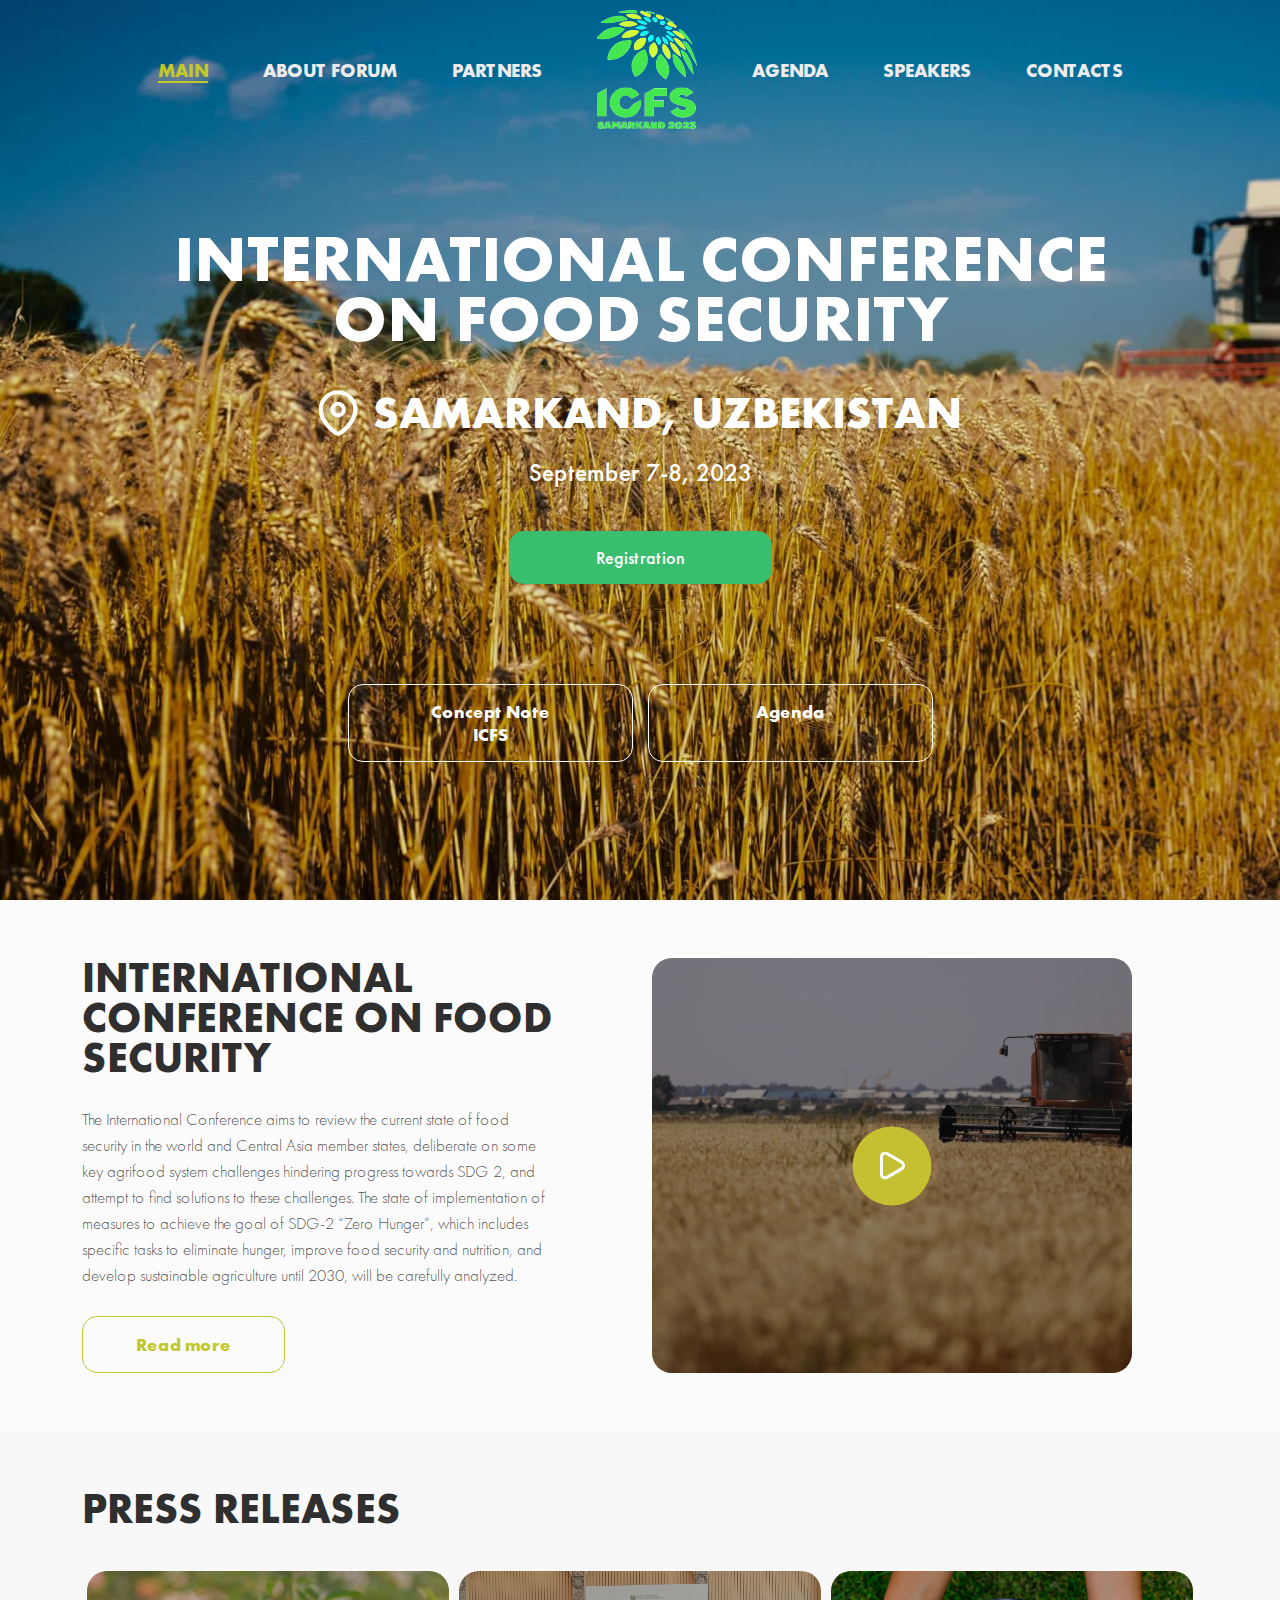
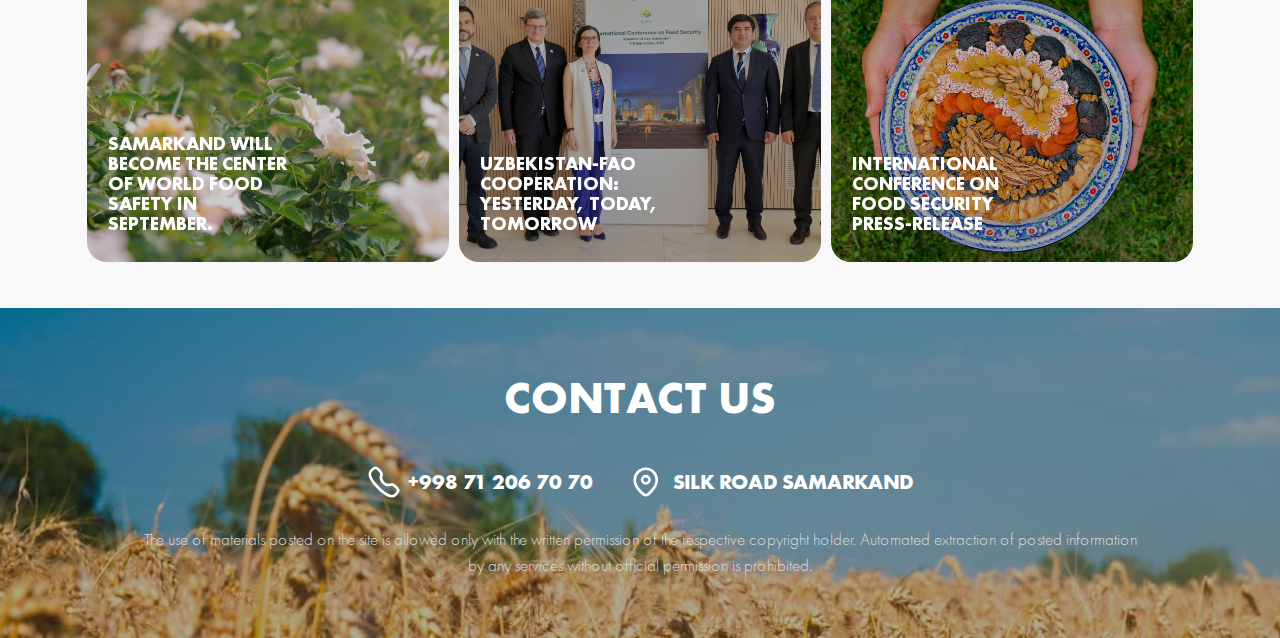
<file: index.html>
<!DOCTYPE html>
<html lang="en">

<head>
    <meta charset="UTF-8">
    <meta http-equiv="X-UA-Compatible" content="IE=edge">
    <meta name="viewport" content="width=device-width, initial-scale=1.0">
    <title>ICFS 2023</title>
    <link rel="shortcut icon" href="../images/logo.png" type="image/x-icon" />
    <link rel="stylesheet" href="https://cdnjs.cloudflare.com/ajax/libs/font-awesome/6.4.0/css/all.min.css">
    <link rel="stylesheet" href="https://cdn.korzh.com/metroui/v4/css/metro-all.min.css">
    <link rel="stylesheet" href="css/style.min.css">
</head>

<body>

    <header class="header">
        <div class="container">
            <div class="header__wrapper">

                <nav class="menu">
                    <button class="close"></button>
                    <div class="menu__wrapper">
                        <a class="logo-mobile" href="index.html">
                            <img src="images/logo.png" alt="logo">
                        </a>
                        <ul class="menu__list">
                            <li class="menu__list-item">
                                <a class="menu__list-link active" href="index.html">
                                    MAIN
                                </a>
                            </li>
                            <li class="menu__list-item">
                                <a class="menu__list-link" href="about.html">
                                    ABOUT FORUM
                                </a>
                            </li>
                            <li class="menu__list-item">
                                <a class="menu__list-link" href="partners.html">
                                    PARTNERS
                                </a>
                            </li>
                            <a class="logo" href="index.html">
                                <img src="images/logo.png" alt="logo">
                            </a>
                            <li class="menu__list-item">
                                <a class="menu__list-link" href="agenda.html">
                                    AGENDA
                                </a>
                            </li>
                            <li class="menu__list-item">
                                <a class="menu__list-link" href="speakers.html">
                                    SPEAKERS
                                </a>
                            </li>
                            <li class="menu__list-item">
                                <a class="menu__list-link" href="contacts.html">
                                    CONTACTS
                                </a>
                            </li>
                        </ul>

                    </div>
                </nav>
                <div class="burger__btn">
                    <span></span>
                    <span></span>
                    <span></span>
                </div>
            </div>
        </div>
    </header>

<main class="main">
    <section class="hero">
        <div class="hero__bg"></div>
        <div class="container">
            <div class="hero__wrapper">
                <h1 class="hero__title title">
                    International Conference on Food Security
                </h1>
                <a class="hero__location" href="https://www.silkroad-samarkand.com/#map">
                    <span class="hero__location-name">
                        Samarkand, Uzbekistan
                    </span>
                </a>
                <p class="hero__subtitle">
                    September 7-8, 2023
                </p>
                <a class="hero__btn" href="registration.html">
                    Registration
                </a>
                <div class="download__btns">
                    <a class="download" href="download/Concept note ICFS.pdf" download>
                        Concept Note ICFS
                    </a>
                    <a class="download" href="download/ICFS agenda.pdf" download>
                        Agenda
                    </a>
                </div>
            </div>
        </div>
    </section>

    <section class="info">
        <div class="container">
            <div class="row">
                <div class="col-lg-6 col-12">
                    <h2 class="info__title page__title">
                        INTERNATIONAL CONFERENCE ON FOOD SECURITY
                    </h2>
                    <p class="info__text">
                        The International Conference aims to review the current state of food security in the world and
                        Central Asia member states, deliberate on some key agrifood system challenges hindering progress
                        towards SDG 2, and attempt to find solutions to these challenges.
                        The state of implementation of measures to achieve the goal of SDG-2 “Zero Hunger”, which
                        includes specific tasks to eliminate hunger, improve food security and nutrition, and develop
                        sustainable agriculture until 2030, will be carefully analyzed.
                    </p>
                    <a class="info__btn" href="about.html">
                        Read more
                    </a>
                </div>

                <div class="col-lg-6 col-12">
                    <a class="info__img" href="https://www.youtube.com/watch?v=Vfn77w0n_ls">
                        <img src="images/video-preview.jpg" alt="info image">
                        <div class="play"></div>
                    </a>
                </div>
            </div>
        </div>
    </section>

    <section class="releases">
        <div class="container">
            <div class="releases__wrapper">
                <h2 class="releases__title page__title">
                    Press releases
                </h2>
                <div class="releases__slider-wrapper">
                    <!-- <div class="slider__arrows">
                        <div class="slider__arrow-left slider__arrow">
                            <img src="images/arrow.svg" alt="arrow left">
                        </div>
                        <div class="slider__arrow-right slider__arrow">
                            <img src="images/arrow.svg" alt="arrow left">
                        </div>
                    </div> -->

                    <div class="releases__slider">

                        <a class="releases__slider-item" href="press_release-1.html">
                            <div class="releases__slider-item__img">
                                <img src="images/post-1-img-1.jpg" alt="slider image">
                            </div>
                            <div class="releases__slider-item__inner">
                                <h4 class="releases__slider-item__title">
                                    Samarkand will become the center of world food safety in September.
                                </h4>
                            </div>
                        </a>


                        <a class="releases__slider-item" href="press_release-2.html">
                            <div class="releases__slider-item__img">
                                <img src="images/post-2-img-1.jpg" alt="slider image">
                            </div>
                            <div class="releases__slider-item__inner">
                                <h4 class="releases__slider-item__title">
                                    Uzbekistan-FAO Cooperation: Yesterday, Today, Tomorrow
                                </h4>
                            </div>
                        </a>


                        <a class="releases__slider-item" href="press_release-3.html">
                            <div class="releases__slider-item__img">
                                <img src="images/post-3-img-1.jpg" alt="slider image">
                            </div>
                            <div class="releases__slider-item__inner">
                                <h4 class="releases__slider-item__title">
                                    INTERNATIONAL CONFERENCE ON FOOD SECURITY
                                    PRESS-RELEASE
                                </h4>
                            </div>
                        </a>

                        <a class="releases__slider-item" href="press_release-4.html">
                            <div class="releases__slider-item__img">
                                <img src="images/post-4-img-1.jpg" alt="slider image">
                            </div>
                            <div class="releases__slider-item__inner">
                                <h4 class="releases__slider-item__title">
                                    Food security conference will be held in Samarkand.
                                </h4>
                            </div>
                        </a>

                    </div>
                </div>
            </div>
        </div>
    </section>
</main>

<footer class="footer">

    <div class="container">

        <div class="footer__wrapper">

            <h1 class="footer__title title">

                CONTACT US

            </h1>

            <div class="footer__contact">

                <a class="footer__contact-link" href="tel:998712067070">+998 71 206 70 70</a>

                <a class="footer__contact-link location" href="#">SILK ROAD SAMARKAND</a>

            </div>

            <p class="footer__text">

                The use of materials posted on the site is allowed only with the written permission of the respective

                copyright holder.

                Automated extraction of posted information by any services without official permission is prohibited.

            </p>

        </div>

</footer>



<script src="https://ajax.googleapis.com/ajax/libs/jquery/3.7.0/jquery.min.js"></script>

<script src="https://cdn.korzh.com/metroui/v4/js/metro.min.js"></script>

<script src="js/main.min.js"></script>

</body>



</html>
</file>
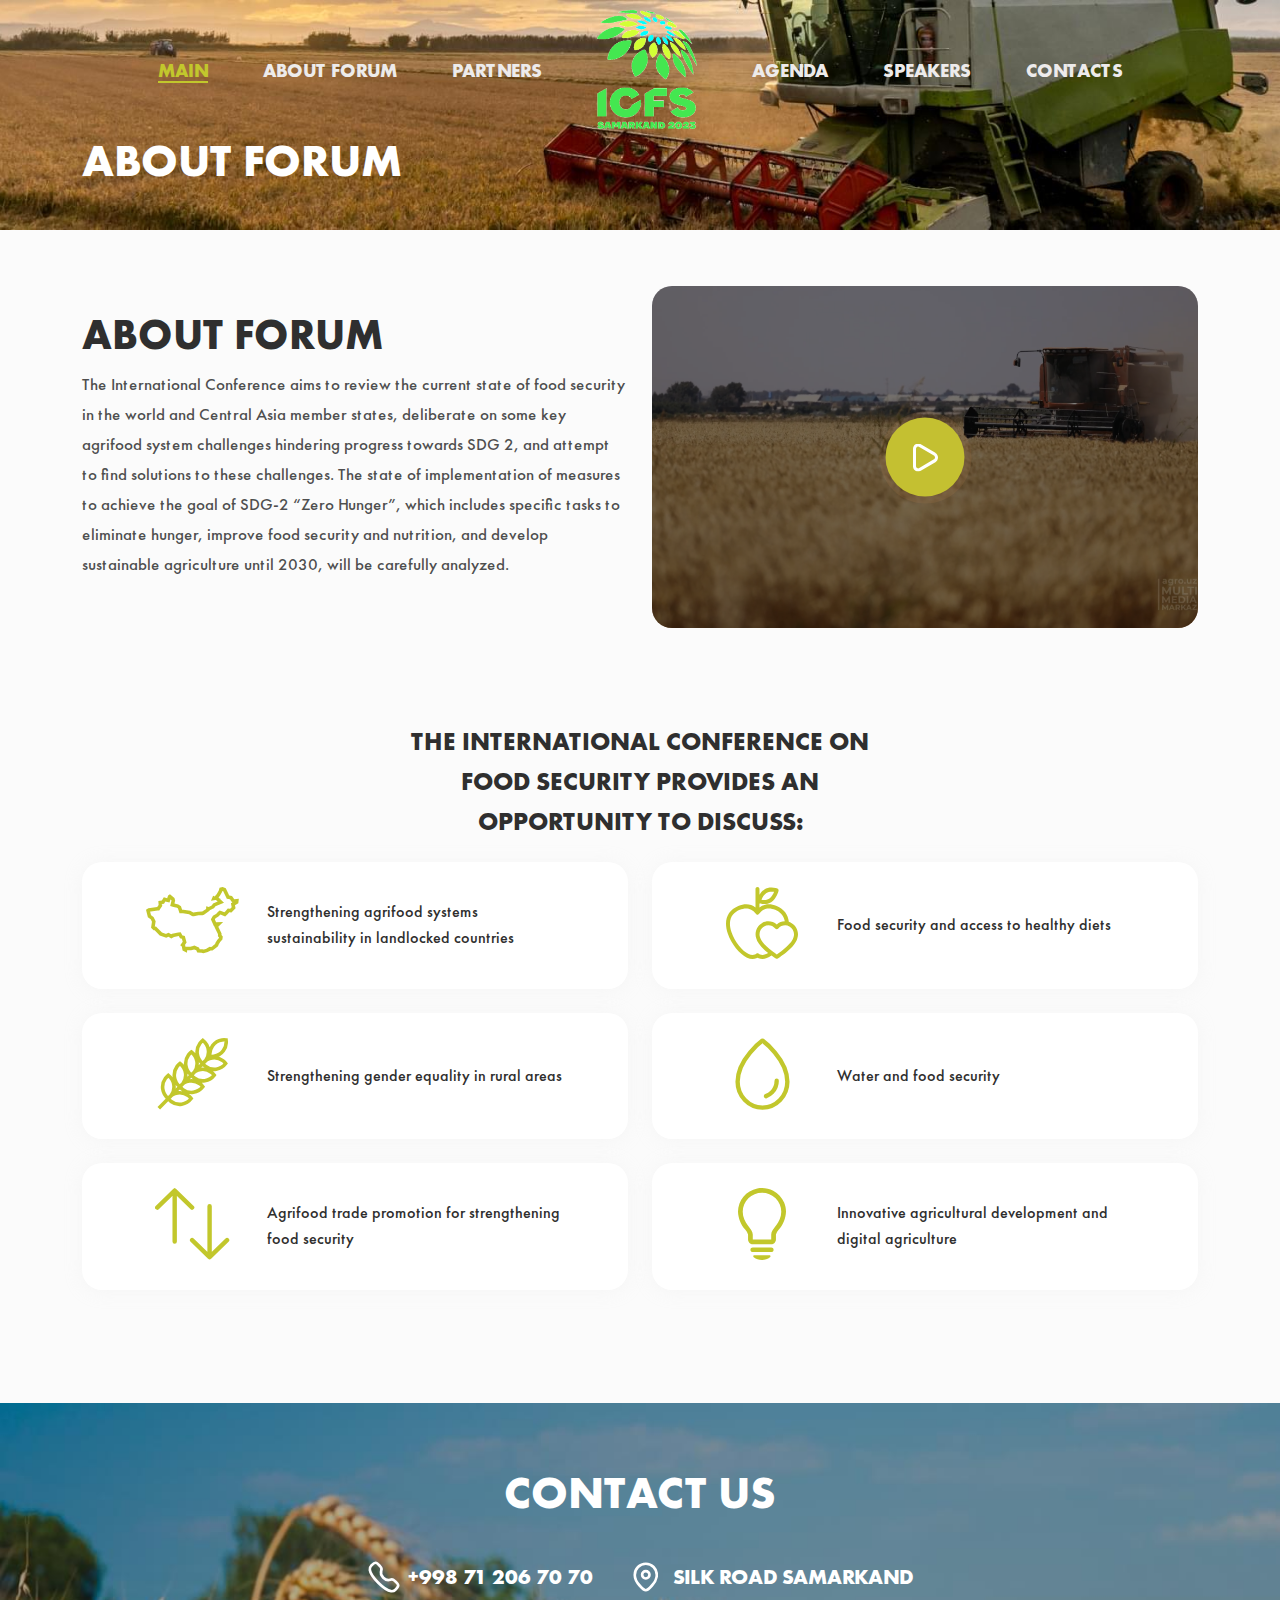
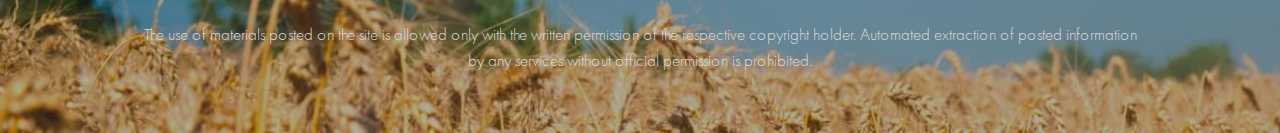
<file: about.html>
<!DOCTYPE html>
<html lang="en">

<head>
    <meta charset="UTF-8">
    <meta http-equiv="X-UA-Compatible" content="IE=edge">
    <meta name="viewport" content="width=device-width, initial-scale=1.0">
    <title>ICFS 2023</title>
    <link rel="shortcut icon" href="../images/logo.png" type="image/x-icon" />
    <link rel="stylesheet" href="https://cdnjs.cloudflare.com/ajax/libs/font-awesome/6.4.0/css/all.min.css">
    <link rel="stylesheet" href="https://cdn.korzh.com/metroui/v4/css/metro-all.min.css">
    <link rel="stylesheet" href="css/style.min.css">
</head>

<body>

    <header class="header">
        <div class="container">
            <div class="header__wrapper">

                <nav class="menu">
                    <button class="close"></button>
                    <div class="menu__wrapper">
                        <a class="logo-mobile" href="index.html">
                            <img src="images/logo.png" alt="logo">
                        </a>
                        <ul class="menu__list">
                            <li class="menu__list-item">
                                <a class="menu__list-link active" href="index.html">
                                    MAIN
                                </a>
                            </li>
                            <li class="menu__list-item">
                                <a class="menu__list-link" href="about.html">
                                    ABOUT FORUM
                                </a>
                            </li>
                            <li class="menu__list-item">
                                <a class="menu__list-link" href="partners.html">
                                    PARTNERS
                                </a>
                            </li>
                            <a class="logo" href="index.html">
                                <img src="images/logo.png" alt="logo">
                            </a>
                            <li class="menu__list-item">
                                <a class="menu__list-link" href="agenda.html">
                                    AGENDA
                                </a>
                            </li>
                            <li class="menu__list-item">
                                <a class="menu__list-link" href="speakers.html">
                                    SPEAKERS
                                </a>
                            </li>
                            <li class="menu__list-item">
                                <a class="menu__list-link" href="contacts.html">
                                    CONTACTS
                                </a>
                            </li>
                        </ul>

                    </div>
                </nav>
                <div class="burger__btn">
                    <span></span>
                    <span></span>
                    <span></span>
                </div>
            </div>
        </div>
    </header>

<main class="main">
    <section class="section__header">
        <div class="section__header-wrapper">
            <div class="section__header-img">
                <img src="images/about-img.jpg" alt="section about header">
            </div>
            <div class="container">
                <h1 class="section__header-title title">
                    About forum
                </h1>
            </div>
        </div>
    </section>
    <section class="about">
        <div class="container">
            <div class="row about__wrapper">
                <div class="col-lg-6 col-12 about__text-cover">
                    <h2 class="about__title page__title">ABOUT FORUM</h2>
                    <p class="about__text">
                        The International Conference aims to review the current state of food security in the world and
                        Central Asia member states, deliberate on some key agrifood system challenges hindering progress
                        towards SDG 2, and attempt to find solutions to these challenges.
                        The state of implementation of measures to achieve the goal of SDG-2 “Zero Hunger”, which
                        includes specific tasks to eliminate hunger, improve food security and nutrition, and develop
                        sustainable agriculture until 2030, will be carefully analyzed.
                    </p>
                </div>
                <div class="col-lg-6 col-12">
                    <a class="about__img" href="https://www.youtube.com/watch?v=Vfn77w0n_ls">
                        <img src="images/video-preview.jpg" alt="">
                        <div class="play"></div>
                    </a>
                </div>

            </div>
        </div>
    </section>

    <section class="tickets">
        <div class="container">
            <div class="tickets__wrapper">
                <h2 class="tickets__title page__title">
                    The International Conference on Food Security provides an opportunity to discuss:
                </h2>

                <div class="row tickets__inner">
                    <div class="col-lg-6 col-12">
                        <div class="tickets__item">
                            <div class="tickets__item-img">
                                <img src="images/about-region-icon.svg" alt="about-icon">
                            </div>
                            <p class="tickets__item-text">
                                Strengthening agrifood systems sustainability in landlocked countries
                            </p>
                        </div>
                    </div>

                    <div class="col-lg-6 col-12">
                        <div class="tickets__item">
                            <div class="tickets__item-img">
                                <img src="images/about-apple-icon.svg" alt="about-icon">
                            </div>
                            <p class="tickets__item-text">
                                Food security and access to healthy diets
                            </p>
                        </div>
                    </div>

                    <div class="col-lg-6 col-12">
                        <div class="tickets__item">
                            <div class="tickets__item-img">
                                <img src="images/about-wheat-icon.svg" alt="about-icon">
                            </div>
                            <p class="tickets__item-text">
                                Strengthening gender equality in rural areas
                            </p>
                        </div>
                    </div>

                    <div class="col-lg-6 col-12">
                        <div class="tickets__item">
                            <div class="tickets__item-img">
                                <img src="images/about-drop-icon.svg" alt="about-icon">
                            </div>
                            <p class="tickets__item-text">
                                Water and food security
                            </p>
                        </div>
                    </div>

                    <div class="col-lg-6 col-12">
                        <div class="tickets__item">
                            <div class="tickets__item-img">
                                <img src="images/about-trade-icon.svg" alt="about-icon">
                            </div>
                            <p class="tickets__item-text">
                                Agrifood trade promotion for strengthening food security
                            </p>
                        </div>
                    </div>

                    <div class="col-lg-6 col-12">
                        <div class="tickets__item">
                            <div class="tickets__item-img">
                                <img src="images/about-bulb-icon.svg" alt="about-icon">
                            </div>
                            <p class="tickets__item-text">
                                Innovative agricultural development and digital agriculture
                            </p>
                        </div>
                    </div>
                </div>
            </div>
        </div>
    </section>
</main>


<script>
   
</script>

<footer class="footer">

    <div class="container">

        <div class="footer__wrapper">

            <h1 class="footer__title title">

                CONTACT US

            </h1>

            <div class="footer__contact">

                <a class="footer__contact-link" href="tel:998712067070">+998 71 206 70 70</a>

                <a class="footer__contact-link location" href="#">SILK ROAD SAMARKAND</a>

            </div>

            <p class="footer__text">

                The use of materials posted on the site is allowed only with the written permission of the respective

                copyright holder.

                Automated extraction of posted information by any services without official permission is prohibited.

            </p>

        </div>

</footer>



<script src="https://ajax.googleapis.com/ajax/libs/jquery/3.7.0/jquery.min.js"></script>

<script src="https://cdn.korzh.com/metroui/v4/js/metro.min.js"></script>

<script src="js/main.min.js"></script>

</body>



</html>
</file>
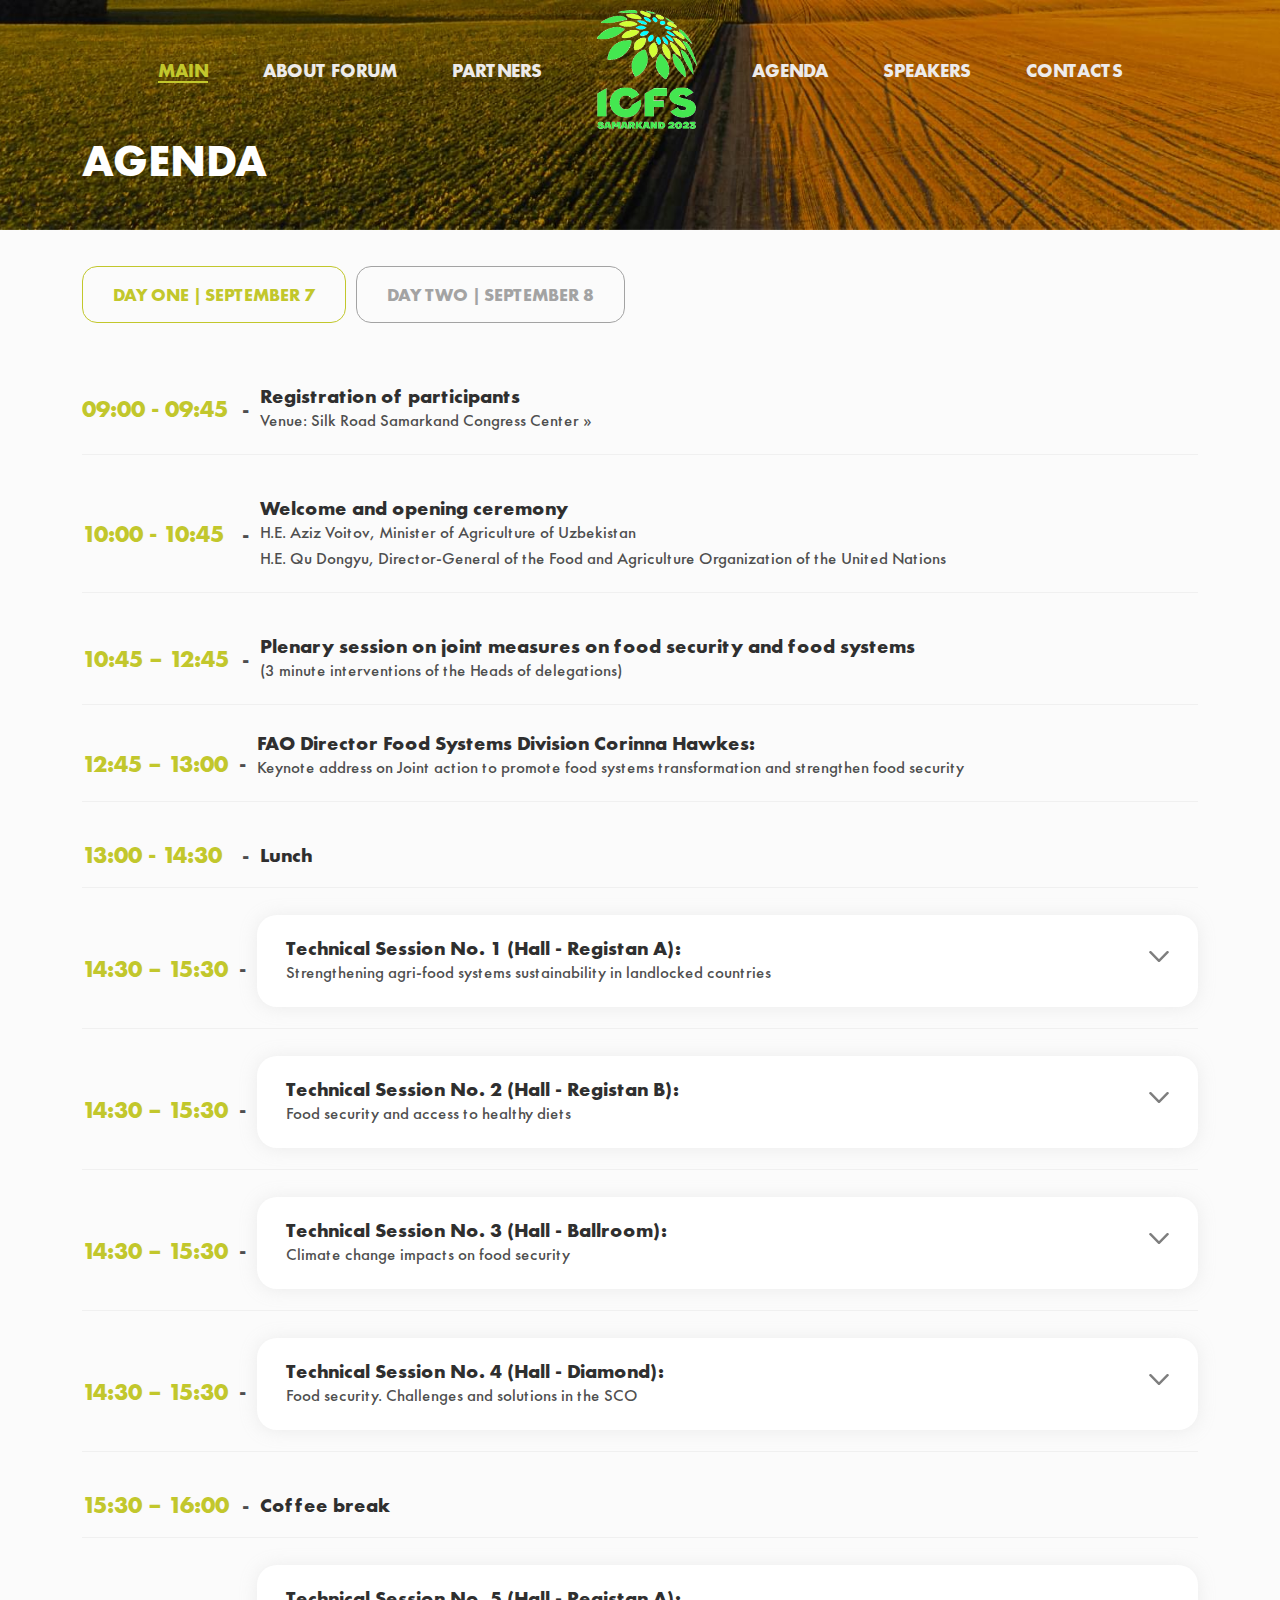
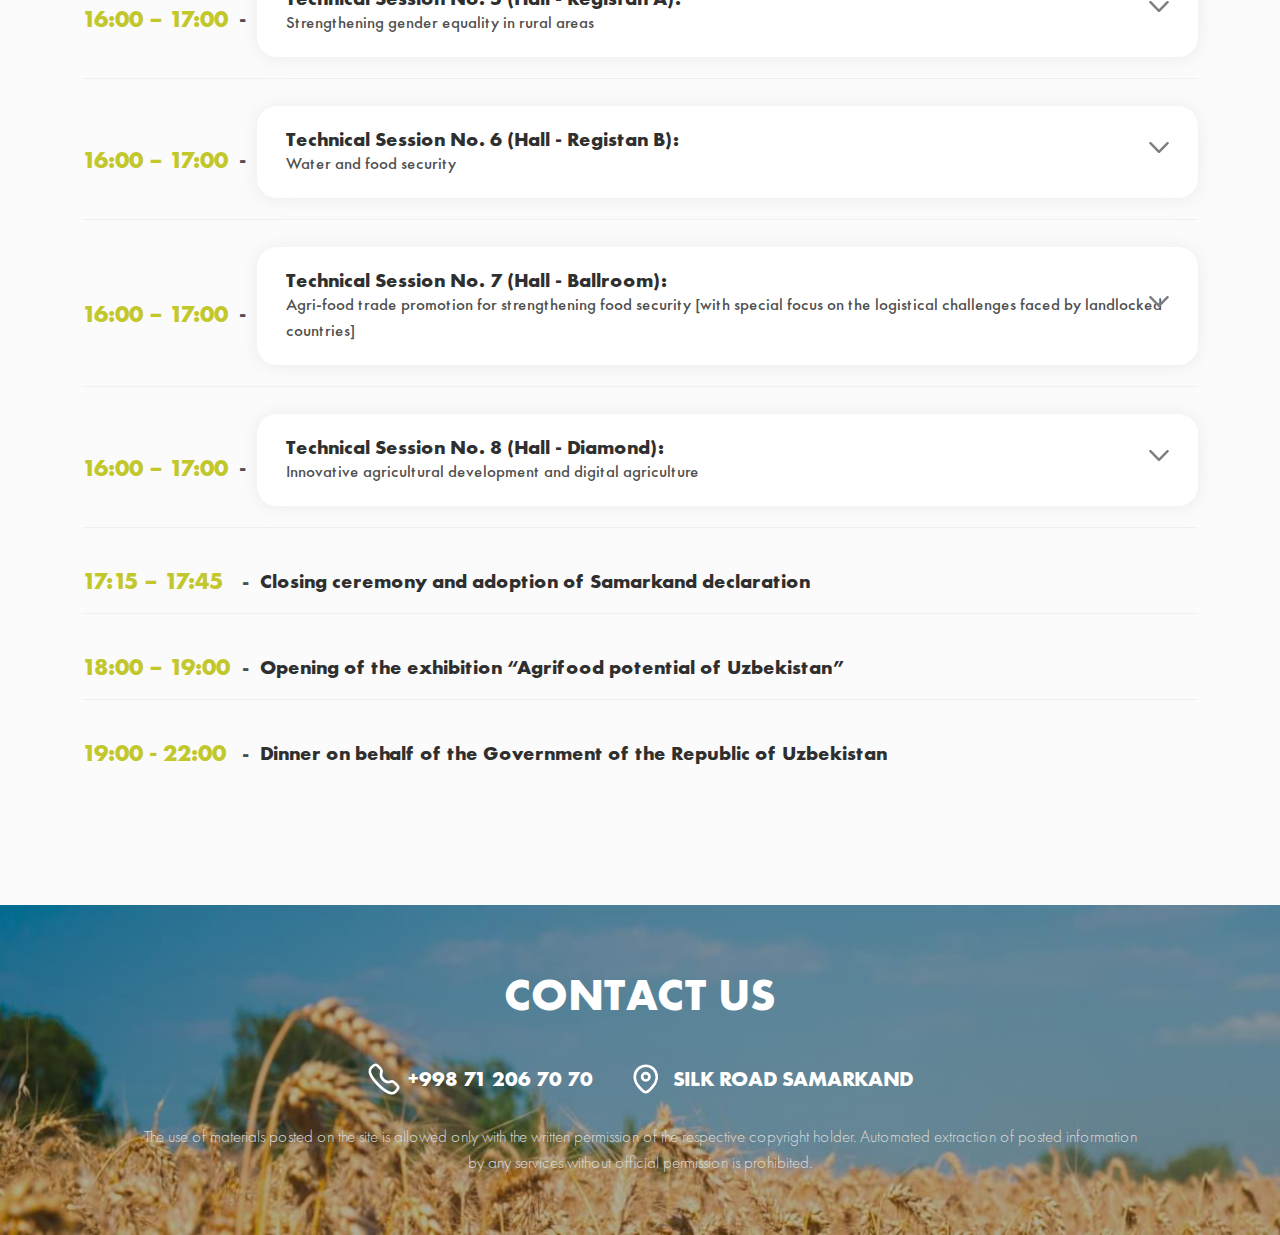
<file: agenda.html>
<!DOCTYPE html>
<html lang="en">

<head>
    <meta charset="UTF-8">
    <meta http-equiv="X-UA-Compatible" content="IE=edge">
    <meta name="viewport" content="width=device-width, initial-scale=1.0">
    <title>ICFS 2023</title>
    <link rel="shortcut icon" href="../images/logo.png" type="image/x-icon" />
    <link rel="stylesheet" href="https://cdnjs.cloudflare.com/ajax/libs/font-awesome/6.4.0/css/all.min.css">
    <link rel="stylesheet" href="https://cdn.korzh.com/metroui/v4/css/metro-all.min.css">
    <link rel="stylesheet" href="css/style.min.css">
</head>

<body>

    <header class="header">
        <div class="container">
            <div class="header__wrapper">

                <nav class="menu">
                    <button class="close"></button>
                    <div class="menu__wrapper">
                        <a class="logo-mobile" href="index.html">
                            <img src="images/logo.png" alt="logo">
                        </a>
                        <ul class="menu__list">
                            <li class="menu__list-item">
                                <a class="menu__list-link active" href="index.html">
                                    MAIN
                                </a>
                            </li>
                            <li class="menu__list-item">
                                <a class="menu__list-link" href="about.html">
                                    ABOUT FORUM
                                </a>
                            </li>
                            <li class="menu__list-item">
                                <a class="menu__list-link" href="partners.html">
                                    PARTNERS
                                </a>
                            </li>
                            <a class="logo" href="index.html">
                                <img src="images/logo.png" alt="logo">
                            </a>
                            <li class="menu__list-item">
                                <a class="menu__list-link" href="agenda.html">
                                    AGENDA
                                </a>
                            </li>
                            <li class="menu__list-item">
                                <a class="menu__list-link" href="speakers.html">
                                    SPEAKERS
                                </a>
                            </li>
                            <li class="menu__list-item">
                                <a class="menu__list-link" href="contacts.html">
                                    CONTACTS
                                </a>
                            </li>
                        </ul>

                    </div>
                </nav>
                <div class="burger__btn">
                    <span></span>
                    <span></span>
                    <span></span>
                </div>
            </div>
        </div>
    </header>

<main class="main">
    <section class="section__header">
        <div class="section__header-wrapper">
            <div class="section__header-img">
                <img src="images/agenda-img.jpg" alt="section agenda header">
            </div>
            <div class="container">
                <h1 class="section__header-title title">
                    Agenda
                </h1>
            </div>
        </div>
    </section>

    <section class="agenda">
        <div class="container">
            <div class="agenda__wrapper">

                <div class="agenda__btn-cover">
                    <a class="agenda__btn active" href="#">
                        DAY ONE | SEPTEMBER 7
                    </a>
                    <a class="agenda__btn" href="#">
                        DAY TWO | SEPTEMBER 8
                    </a>
                </div>

                <ul class="agenda__list active">

                    <li class="agenda__item">
                        <div class="agenda__item-date">09:00 - 09:45 </div>
                        <span class="agenda__dash">-</span>

                        <div class="agenda__item-text__cover">
                            <h5 class="agenda__item-title">
                                Registration of participants
                            </h5>
                            <p class="agenda__item-text">
                                Venue: Silk Road Samarkand Congress Center »
                            </p>
                        </div>

                    </li>

                    <li class="agenda__item">
                        <div class="agenda__item-date">10:00 - 10:45 </div>
                        <span class="agenda__dash">-</span>

                        <div class="agenda__item-text__cover">
                            <h5 class="agenda__item-title">
                                Welcome and opening ceremony
                            </h5>
                            <p class="agenda__item-text">
                                H.E. Aziz Voitov, Minister of Agriculture of Uzbekistan
                            </p>
                            <p class="agenda__item-text">
                                H.E. Qu Dongyu, Director-General of the Food and Agriculture Organization of the United
                                Nations
                            </p>

                        </div>

                    </li>

                    <li class="agenda__item">
                        <div class="agenda__item-date">10:45 – 12:45 </div>
                        <span class="agenda__dash">-</span>

                        <div class="agenda__item-text__cover">
                            <h5 class="agenda__item-title">
                                Plenary session on joint measures on food security and food systems
                            </h5>
                            <p class="agenda__item-text">
                                (3 minute interventions of the Heads of delegations)
                            </p>
                        </div>

                    </li>

                    <li class="agenda__item">
                        <div class="agenda__item-date">12:45 – 13:00 </div>
                        <span class="agenda__dash">-</span>
                        <div class="agenda__text-list">

                            <div class="agenda__item-text__cover">
                                <h5 class="agenda__item-title">
                                    FAO Director Food Systems Division Corinna Hawkes:
                                </h5>
                                <p class="agenda__item-text">
                                    Keynote address on Joint action to promote food systems transformation and
                                    strengthen food security
                                </p>
                            </div>
                        </div>

                    </li>

                    <li class="agenda__item">
                        <div class="agenda__item-date">13:00 - 14:30 </div>
                        <span class="agenda__dash">-</span>

                        <div class="agenda__item-text__cover">
                            <h5 class="agenda__item-title">
                                Lunch
                            </h5>
                        </div>
                    </li>

                    <li class="agenda__item">
                        <div class="agenda__item-date">14:30 – 15:30 </div>
                        <span class="agenda__dash">-</span>
                        <div class="agenda__text-list">
                            <div class="agenda__item-text__cover">
                                <div class="accardion-btn">
                                    <h5 class="agenda__item-title">
                                        Technical Session No. 1 (Hall - Registan A):
                                    </h5>
                                    <p class="agenda__item-text">
                                        Strengthening agri-food systems sustainability in landlocked countries
                                    </p>
                                </div>
                                <div class="accardion-content">
                                    <div class="accardion-content-inner">
                                        Agri-food systems, covering food production to disposal, are becoming
                                        increasingly globalized, concentrated, industrialized, and science and
                                        capital-intensive. Consumer preferences are changing because of various factors,
                                        especially rapid urbanization and increases in income levels. GHG emissions from
                                        the agri-food sector, including methane, have increased sharply.
                                        While food production surged in 50 years, malnutrition shifted from inadequate
                                        intake to unhealthy diets causing obesity and chronic diseases in areas like
                                        Central Asia. Agri-food systems also face food safety issues, transboundary
                                        diseases, and food waste.
                                        Current systems are socially, economically, and environmentally unsustainable,
                                        necessitating policy changes. awareness of the concept of agri-food systems, the
                                        advantages of adopting an agri-food systems approach and the challenges of
                                        transitioning to more sustainable systems are still not fully understood by all
                                        stakeholders. The UN Food Systems Summit held in 2021 and the recent Food
                                        Systems Stock-taking Moment held in July 2023 represent important attempts to
                                        raise awareness of these issues
                                        Accordingly, Technical Session 1 will clarify the concept of agri-food systems,
                                        the advantages of adopting this approach, the complexities of shifting toward
                                        sustainability. This is crucial for landlocked countries facing challenges in
                                        global value chain access because they do not have direct access to the sea,
                                        which the host country, doubly landlocked, exemplifies.
                                        Lasting for one hour and 15 minutes, Technical Session 1 will start with a 6-8
                                        minute stage setting introduction, followed by a panel with five speakers, each
                                        delivering a 5-6 minute talk (or presentation), who will provide insights on
                                        selected issues. The moderator of the panel discussion will facilitate a Q&A
                                        session with the speakers and the audience and summarize the conclusions of the
                                        session. on an aspect of agri-food system sustainability.
                                        The speakers will a) provide an overview of the food systems approach and what
                                        it means for a food system to be sustainable, with special attention to the
                                        problems faced by landlocked countries, b) describe the political aspects of
                                        moving towards sustainability, c) analyze the practical aspects of managing the
                                        transition to a more environmentally sustainable one, d) discuss the key
                                        conclusions of the UN Food Systems Summit and the Stock-taking Moment and e)
                                        describe the key elements of the food system of Uzbekistan.
                                    </div>
                                </div>
                            </div>
                        </div>
                    </li>

                    <li class="agenda__item">
                        <div class="agenda__item-date">14:30 – 15:30 </div>
                        <span class="agenda__dash">-</span>

                        <div class="agenda__text-list">
                            <div class="agenda__item-text__cover">
                                <div class="accardion-btn">
                                    <h5 class="agenda__item-title">
                                        Technical Session No. 2 (Hall - Registan B):
                                    </h5>
                                    <p class="agenda__item-text">
                                        Food security and access to healthy diets
                                    </p>
                                </div>
                                <div class="accardion-content">
                                    <div class="accardion-content-inner">
                                        Despite the adoption of Sustainable Development Goal 2 to end hunger, the
                                        prevalence of hunger has grown. Projections for 2030 indicate that around 670
                                        million people, 8 percent of the global population, will remain hungry,
                                        equivalent to the 2015 SDG launch figure. Moreover, one-third of the global
                                        population suffers from other forms of malnutrition including obesity. Global
                                        Nutrition Targets 2025 are also unmet, emphasizing the challenge of providing
                                        affordable, nutritious diets to vulnerable populations due to inequities in
                                        societies and food systems.
                                        Technical Session 2 aims to enhance conference attendees' understanding of
                                        current food security and nutrition conditions, exploring potential solutions
                                        rooted in food systems to enhance access to healthy diets. It draws on
                                        discussions at the UN Food Systems Summit and the subsequent UN Food System
                                        Stock-taking Moment. The 'holistic' food systems approach will be emphasized to
                                        bolster nutritional outcomes, highlighting the significance of multi-sectoral
                                        collaboration and cooperation in addressing food security and nutrition issues.
                                        The session is organized around selected food systems-based solutions pertinent
                                        to the Eurasian context, encouraging feedback from participants. These solutions
                                        encompass the development of national food-system based dietary guidelines for
                                        agriculture and nutrition policies, advocating for healthy diets rooted in local
                                        ecosystems, integrating nutrition-sensitive social protection to enable
                                        vulnerable households' access to healthier diets while fostering local food
                                        systems, and enhancing the impact of school feeding programs to benefit children
                                        and promote co-benefits across food systems.
                                        The session will last for 1 hour and 15 minutes. It will commence with a
                                        stage-setting presentation of 6-8 minutes on the current food security and
                                        nutrition landscape and potential food system-based solutions for access to
                                        healthy diets. This will be followed by a panel with three speakers, each
                                        delivering a 5-6 minute talk (or presentation), who will provide insights on
                                        selected solutions, including food system-based dietary guidelines,
                                        nutrition-sensitive social protection and school food programmes. The moderator
                                        of the panel discussion will facilitate a Q&A session with the audience and
                                        summarize the conclusions of the session. Overall, the session at the conference
                                        underscores the urgency of addressing food security and nutrition challenges
                                        through comprehensive food system solutions.
                                    </div>
                                </div>
                            </div>
                        </div>
                    </li>

                    <li class="agenda__item">
                        <div class="agenda__item-date">14:30 – 15:30 </div>
                        <span class="agenda__dash">-</span>

                        <div class="agenda__text-list">
                            <div class="agenda__item-text__cover">
                                <div class="accardion-btn">
                                    <h5 class="agenda__item-title">
                                        Technical Session No. 3 (Hall - Ballroom):
                                    </h5>
                                    <p class="agenda__item-text">
                                        Climate change impacts on food security
                                    </p>
                                </div>
                                <div class="accardion-content">
                                    <div class="accardion-content-inner">
                                        Climate change has emerged as a significant threat to food security across the
                                        globe, with landlocked regions such as Central Asia particularly vulnerable. In
                                        Central Asia, the impacts of climate change are intensified due to its arid and
                                        semi-arid climate, which significantly affects water availability and
                                        agricultural productivity.
                                        The objective of the technical session "Climate Change Impacts on Food Security"
                                        is to facilitate a comprehensive and in-depth discussion on the challenges and
                                        implications of climate change for food security in the region. The session aims
                                        to bring together experts, policymakers, and stakeholders to explore strategies
                                        and solutions for enhancing the resilience of food systems in the face of
                                        climate change. By fostering dialogue on innovative approaches, policy
                                        frameworks, and collaborative initiatives, the session seeks to increase
                                        awareness about the specific climate change impacts that affect food security,
                                        share knowledge and research findings and foster collaboration and partnerships.
                                        It provides a platform for participants to understand the linkages between
                                        climate change, agricultural practices, and food production systems.
                                        Lasting for one hour and 15 minutes, Technical Session 3 starts with a 6-8
                                        minute stage-setting presentation on the main challenges in the provision of
                                        food security in Central Asia in the face of climate change, followed by a panel
                                        with three speakers, each delivering a 5-6 minute talk (or presentation), who
                                        will provide insights into a) international climate agreements and commitments,
                                        highlighting the importance of aligning adaptation efforts with global climate
                                        goals; b) sharing knowledge on community-based adaptation strategies and
                                        ecosystem-based approaches that enhance food security and c) provide
                                        perspectives on policy coordination, technology transfer, and financial support
                                        mechanisms for climate-resilient agriculture. The moderator of the panel
                                        discussion will facilitate a Q&A session with the speakers and the audience and
                                        summarize the conclusions of the technical session lasting for 15-20 minutes.
                                    </div>
                                </div>
                            </div>
                        </div>
                    </li>

                    <li class="agenda__item">
                        <div class="agenda__item-date">14:30 – 15:30 </div>
                        <span class="agenda__dash">-</span>

                        <div class="agenda__text-list">
                            <div class="agenda__item-text__cover">
                                <div class="accardion-btn">
                                    <h5 class="agenda__item-title">
                                        Technical Session No. 4 (Hall - Diamond):
                                    </h5>
                                    <p class="agenda__item-text">
                                        Food security. Challenges and solutions in the SCO
                                    </p>
                                </div>
                                <div class="accardion-content">
                                    <div class="accardion-content-inner">

                                    </div>
                                </div>
                            </div>
                        </div>
                    </li>

                    <li class="agenda__item">
                        <div class="agenda__item-date">15:30 – 16:00</div>
                        <span class="agenda__dash">-</span>

                        <div class="agenda__item-text__cover">
                            <h5 class="agenda__item-title">
                                Coffee break
                            </h5>
                        </div>
                    </li>

                    <li class="agenda__item">
                        <div class="agenda__item-date">16:00 – 17:00</div>
                        <span class="agenda__dash">-</span>

                        <div class="agenda__text-list">
                            <div class="agenda__item-text__cover">
                                <div class="accardion-btn">
                                    <h5 class="agenda__item-title">
                                        Technical Session No. 5 (Hall - Registan A):
                                    </h5>
                                    <p class="agenda__item-text">
                                        Strengthening gender equality in rural areas
                                    </p>
                                </div>
                                <div class="accardion-content">
                                    <div class="accardion-content-inner">
                                        Women play a vital role in food security. Across the globe, rural women are
                                        involved in agrifood systems predominantly as agricultural labourers, seasonal,
                                        part-time, low qualified, low paid, or not paid at all, or as contributing
                                        family members in smallholdings and subsistence farms. Their access to economic
                                        opportunities and working conditions are influenced by gender inequalities
                                        within the household, the community, the institutions, and the broader society.
                                        The costs of gender inequality are tremendous, not only for women but also for
                                        agriculture, the broader economy and society. Closing existing gender gaps in
                                        accessing agricultural assets, inputs and services will help to promote gender
                                        equality and women’s empowerment, which are central to the transition towards
                                        sustainable and resilient agrifood systems.
                                        The session’s objectives are to acknowledge rural women’s role and contribution
                                        to agrifood systems, raise awareness on the links between rural women’s
                                        empowerment, sustainable rural livelihoods and improved food security, and
                                        provide inputs to informed policy and decision-making, highlighting best
                                        practices in policies and practices. The session will achieve it by sharing
                                        knowledge and research findings and suggesting approaches and measures that
                                        successfully address gender equality concerns in the context of agrifood
                                        systems.
                                        The session will attempt to answer the following question: How is rural women’s
                                        empowerment linked to food security and transformative agrifood systems, and
                                        what needs to be done to ensure that agrifood security policies, programmes and
                                        scientific advancements are inclusive for their effectiveness and
                                        sustainability?
                                        Technical Session 5, which will last for 1 hour and 15 minutes, will start with
                                        a 6-8 minute stage-setting presentation. There will be 4 panel speakers who will
                                        provide an overview of current trends and gaps in achieving gender equality in
                                        agrifood systems, based on the FAO comprehensive global analysis of the
                                        available evidence on gender equality and women’s empowerment in agrifood
                                        systems. The report provides policymakers and development actors with an
                                        extensive review of what has worked. This will be followed by evidence supported
                                        by cases from Tajikistan, Türkiye and Uzbekistan and other countries that link
                                        evidence, policy formulation and practice.
                                        The moderator of the panel discussion will facilitate a Q&A session with the
                                        speakers and the audience and summarize the conclusions of the technical
                                        session. The session will conclude with specific recommendations on the way
                                        forward.
                                    </div>
                                </div>
                            </div>
                        </div>
                    </li>

                    <li class="agenda__item">
                        <div class="agenda__item-date">16:00 – 17:00</div>
                        <span class="agenda__dash">-</span>

                        <div class="agenda__text-list">
                            <div class="agenda__item-text__cover">
                                <h5 class="agenda__item-title">
                                </h5>
                                <p class="agenda__item-text">
                                </p>
                                <div class="accardion-btn">
                                    <h5 class="agenda__item-title">
                                        Technical Session No. 6 (Hall - Registan B):
                                    </h5>
                                    <p class="agenda__item-text">
                                        Water and food security
                                    </p>
                                </div>
                                <div class="accardion-content">
                                    <div class="accardion-content-inner">
                                        Water and food security are fundamental for a thriving global population.
                                        However, Central Asia and many regions around the world struggle with water
                                        scarcity and challenges in food safety. Poor management and pollution from
                                        farming chemicals not only diminish the quality of our water and food but also
                                        pose significant health threats. This session underscores the intricate link
                                        between clean farming, water, food security, and the overall health of our
                                        communities.
                                        The main objective of this Technical Session is to highlight the importance of
                                        good water management and clean farming for creating a healthier society and
                                        environment. Attendees will understand how clean agriculture directly impacts
                                        food security, water conservation, public health and even household income. The
                                        Session aims to demonstrate that everyone, from individuals to businesses, plays
                                        a role in achieving these goals. Through shared knowledge and dialogue, this
                                        session strives to kindle a transition towards more sustainable agricultural
                                        practices, ensuring cleaner water, improved food security and family income, and
                                        healthier communities globally.
                                        Technical Session 6 also lasts for 1 hour and 15 minutes and starts with a 6-8
                                        minute stage-setting presentation on water and food security, clean agriculture,
                                        and public health, with a particular emphasis on its importance to the Central
                                        Asia region. This will be followed by a panel with five speakers who will
                                        provide insights into a) the confluence of water and food safety, clean farming,
                                        and public health, particularly in regions like Central Asia; b) the
                                        consequences of farming chemical misuse, highlighting the dire effects these
                                        chemicals have on water, food safety, and human health, particularly the
                                        heightened risks farmers face; c) the cumulative impacts of farming chemicals
                                        and how advanced technologies can identify and reduce the environmental and
                                        health risks of these chemicals; d) how sustainable agriculture works in
                                        practice, emphasizing the interplay between clean farming practices/regenerative
                                        agriculture, water conservation, and biodiversity; and e) the significance of
                                        incentives for farmers to convert to clean agricultural practices. Each speaker
                                        should speak for about 5-6 minutes. The moderator of the Technical Session will
                                        facilitate a Q&A session with the speakers and audience and summarize the
                                        conclusions of the technical session.
                                    </div>
                                </div>
                            </div>
                        </div>
                    </li>

                    <li class="agenda__item">
                        <div class="agenda__item-date">16:00 – 17:00</div>
                        <span class="agenda__dash">-</span>

                        <div class="agenda__text-list">

                            <div class="agenda__item-text__cover">
                                <h5 class="agenda__item-title">
                                </h5>
                                <p class="agenda__item-text">
                                </p>

                                <div class="accardion-btn">
                                    <h5 class="agenda__item-title">
                                        Technical Session No. 7 (Hall - Ballroom):
                                    </h5>
                                    <p class="agenda__item-text">
                                        Agri-food trade promotion for strengthening food security [with special focus on
                                        the logistical challenges faced by landlocked countries]
                                    </p>
                                </div>
                                <div class="accardion-content">
                                    <div class="accardion-content-inner">
                                        Agri-food trade can make a crucial contribution to the welfare of rural
                                        households by opening up possibilities for earning income and thereby increasing
                                        consumption including food consumption. But the extent to which these households
                                        can benefit from trade depends on the comparative advantage of the country and
                                        on trade costs.
                                        In the case of Uzbekistan, the issue is complicated by the fact that it is a
                                        double landlocked country. Because it is generally far more expensive to
                                        transport bulky, low value goods overland than by sea, products like foodgrains
                                        can become effectively non-tradeable because of high costs. However, this need
                                        not apply to high-value agricultural commodities. The Government of Uzbekistan
                                        has expressed a desire to join the WTO in the hope of increasing trade in inter
                                        alia agri-food products.
                                        At the same time there are growing uncertainties about the prospects for
                                        agri-food trade and the global economy in the next few years, including slowing
                                        economic growth, continued inflation, especially for staple foods, high oil
                                        prices and slower growth in trade, including trade in agri-food products. The
                                        turmoil in foodgrain and oilseeds markets particularly is expected to continue.
                                        The principal objective of this technical session is to analyze the challenges
                                        of agri-food trade promotion for landlocked countries in the context of growing
                                        uncertainties. It will also explain explore some key considerations regarding
                                        WTO accession, which the government of Uzbekistan, along with other countries in
                                        Central Asia and elsewhere is interested in pursuing.
                                        As with the other Technical Sessions, Technical Session No. 7 will last for 1
                                        hour and 15 minutes and will begin with a 6-8 minute stage-setting presentation
                                        on the main challenges in agri-food trade promotion and food security. This will
                                        be followed by a panel with 3 speakers, each delivering a 5-6 minute talk (or
                                        presentation), who will provide insights into a) the key challenges for
                                        agri-food trade in the context of growing uncertainties; b) trade facilitation
                                        measures to overcome the handicap of being landlocked, including transport
                                        corridors and other measures; and c) some key considerations in conducting
                                        negotiations on WTO accession. The moderator of the panel discussion will
                                        facilitate a Q&A session with the speakers and the audience and summarize the
                                        conclusions of the technical session lasting for 15-20 minutes.
                                    </div>
                                </div>
                            </div>

                        </div>
                    </li>

                    <li class="agenda__item">
                        <div class="agenda__item-date">16:00 – 17:00</div>
                        <span class="agenda__dash">-</span>

                        <div class="agenda__text-list">
                            <div class="agenda__item-text__cover">
                                <h5 class="agenda__item-title">
                                </h5>
                                <p class="agenda__item-text">
                                </p>

                                <div class="accardion-btn">
                                    <h5 class="agenda__item-title">
                                        Technical Session No. 8 (Hall - Diamond):
                                    </h5>
                                    <p class="agenda__item-text">
                                        Innovative agricultural development and digital agriculture
                                    </p>
                                </div>
                                <div class="accardion-content">
                                    <div class="accardion-content-inner">
                                        The technical session on Innovation and Digital Agriculture at the International
                                        Conference on Food Security will explore the pathways and policy options for
                                        leveraging the agricultural development and making agrifood systems more
                                        efficient, resilient, and sustainable through innovation and digital
                                        agriculture. The session will zoom in on the experiences of landlocked countries
                                        that face bigger challenges and where innovation needs are more pertinent.
                                        The technical session will discuss the role of science, technologies and
                                        innovation in agricultural development, expound on the science-technology –
                                        policy interface in enabling digital agriculture to unleash its dividends and
                                        minimize divides (rural, digital and gender) and stress the importance of
                                        building strong and collaborative national and regional Agricultural Knowledge
                                        and Innovations systems – networks of stakeholders - farmers, researchers,
                                        academia, policy makers, advisory services and non-governmental actors that
                                        bring new products, processes and forms of organization to address context
                                        challenges, ensuring sustainable development, resilience to crises, and
                                        equitable access to safe and nutritious food for all.
                                        The session aims at fostering collaboration, knowledge exchange, and the
                                        identification of effective approaches to leverage innovation and digital
                                        agriculture for transformative outcomes. It will revolve around critical topics
                                        such as youth, gender and elderly inclusion and equitable access to knowledge
                                        and innovations, capacities to innovate at all levels to pave the way towards
                                        sustainable transition. Participants will leave with actionable knowledge,
                                        practical examples and recommendations for policy and strategy development.
                                        The technical session will offer a dynamic and inclusive platform for
                                        discussion, spanning 75 minutes. Beginning with a 6-8 minute stage-setting
                                        presentation, the session will feature three panelists, who will share their
                                        insights on the topic. The moderator of the panel discussion will facilitate a
                                        Q&A session with the panel and the audience and summarize the conclusions of the
                                        technical session lasting for 15-20 minutes. The session will culminate in the
                                        presentation of key recommendations, summarizing the collective insights
                                        garnered during the discussion.
                                    </div>
                                </div>
                            </div>
                        </div>
                    </li>

                    <li class="agenda__item">
                        <div class="agenda__item-date">17:15 – 17:45</div>
                        <span class="agenda__dash">-</span>

                        <div class="agenda__item-text__cover">
                            <h5 class="agenda__item-title">
                                Closing ceremony and adoption of Samarkand declaration
                            </h5>
                        </div>
                    </li>

                    <li class="agenda__item">
                        <div class="agenda__item-date">18:00 – 19:00</div>
                        <span class="agenda__dash">-</span>

                        <div class="agenda__item-text__cover">
                            <h5 class="agenda__item-title">
                                Opening of the exhibition “Agrifood potential of Uzbekistan”
                            </h5>
                        </div>
                    </li>

                    <li class="agenda__item">
                        <div class="agenda__item-date">19:00 - 22:00 </div>
                        <span class="agenda__dash">-</span>

                        <div class="agenda__item-text__cover">
                            <h5 class="agenda__item-title">
                                Dinner on behalf of the Government of the Republic of Uzbekistan
                            </h5>
                        </div>

                    </li>


                </ul>

                <ul class="agenda__list">

                    <li class="agenda__item">
                        <div class="agenda__item-date">10:00 - 13:00 </div>
                        <span class="agenda__dash">-</span>

                        <div class="agenda__item-text__cover">
                            <div class="accardion-btn">
                                <h5 class="agenda__item-title">
                                    1-st Uzbekistan Agrifood Investment Forum
                                </h5>
                            </div>
                            <div class="accardion-content">
                                <div class="accardion-content-inner">
                                    <div class="accardion__item-time">
                                        <p>
                                            10:00 - 10:10
                                        </p>

                                        <p>
                                            opening remarks by Mr. Aziz Voitov, Minister of Agriculture of the Republic
                                            of Uzbekistan.
                                        </p>
                                    </div>

                                    <div class="accardion__item-time">
                                        <p>
                                            10:10 - 10:20
                                        </p>

                                        <p>
                                            speech by Mr. Davron Vakhabov, Chairman of Chamber of Commerce of the
                                            Republic of Uzbekistan.
                                        </p>
                                    </div>

                                    <div class="accardion__item-time">
                                        <p>
                                            10:20 - 10:30
                                        </p>

                                        <p>
                                            success story of an investor in Uzbekistan – TBC
                                        </p>
                                    </div>

                                    <div class="accardion__item-time">
                                        <p>
                                            10:30 - 10:40
                                        </p>

                                        <p>
                                            success story of an investor in Uzbekistan – TBC
                                        </p>
                                    </div>

                                    <div class="accardion__item-time">
                                        <p>
                                            10:40 - 10:50
                                        </p>

                                        <p>
                                            presentation of investment projects in the agri-food sector of Uzbekistan by
                                            Mr. Alisher Shukurov, Deputy Minister of Agriculture of the Republic of
                                            Uzbekistan
                                        </p>
                                    </div>

                                    <div class="accardion__item-time">
                                        <p>
                                            10:50 - 11:00
                                        </p>

                                        <p>
                                            coffee break
                                        </p>
                                    </div>

                                    <div class="accardion__item-time">
                                        <p>
                                            11:00 - 13:00
                                        </p>

                                        <p>
                                            B2B and G2B meetings
                                        </p>
                                    </div>
                                </div>
                            </div>
                        </div>

                    </li>

                    <li class="agenda__item">
                        <div class="agenda__item-date">13:00 – 14:30</div>
                        <span class="agenda__dash">-</span>

                        <div class="agenda__item-text__cover">
                            <h5 class="agenda__item-title">
                                Lunch
                            </h5>
                        </div>

                    </li>

                    <li class="agenda__item">
                        <div class="agenda__item-date">14:00 – 16:00</div>
                        <span class="agenda__dash">-</span>

                        <div class="agenda__item-text__cover">
                            <h5 class="agenda__item-title">
                                Visits to agricultural facilities in Samarkand region (specifics tbc)
                            </h5>
                        </div>
                    </li>

                    <li class="agenda__item">
                        <div class="agenda__item-date">16:00 – 19:00</div>
                        <span class="agenda__dash">-</span>

                        <div class="agenda__item-text__cover">
                            <h5 class="agenda__item-title">
                                Visiting the places of interest in Samarkand
                            </h5>
                        </div>

                    </li>

                    <li class="agenda__item">
                        <div class="agenda__item-date">19:00 – 22:00</div>
                        <span class="agenda__dash">-</span>

                        <div class="agenda__item-text__cover">
                            <h5 class="agenda__item-title">
                                Dinner on behalf of the Government of the
                                Republic of Uzbekistan
                            </h5>
                        </div>
                    </li>
                </ul>
            </div>
        </div>
    </section>
</main>

<footer class="footer">

    <div class="container">

        <div class="footer__wrapper">

            <h1 class="footer__title title">

                CONTACT US

            </h1>

            <div class="footer__contact">

                <a class="footer__contact-link" href="tel:998712067070">+998 71 206 70 70</a>

                <a class="footer__contact-link location" href="#">SILK ROAD SAMARKAND</a>

            </div>

            <p class="footer__text">

                The use of materials posted on the site is allowed only with the written permission of the respective

                copyright holder.

                Automated extraction of posted information by any services without official permission is prohibited.

            </p>

        </div>

</footer>



<script src="https://ajax.googleapis.com/ajax/libs/jquery/3.7.0/jquery.min.js"></script>

<script src="https://cdn.korzh.com/metroui/v4/js/metro.min.js"></script>

<script src="js/main.min.js"></script>

</body>



</html>
</file>
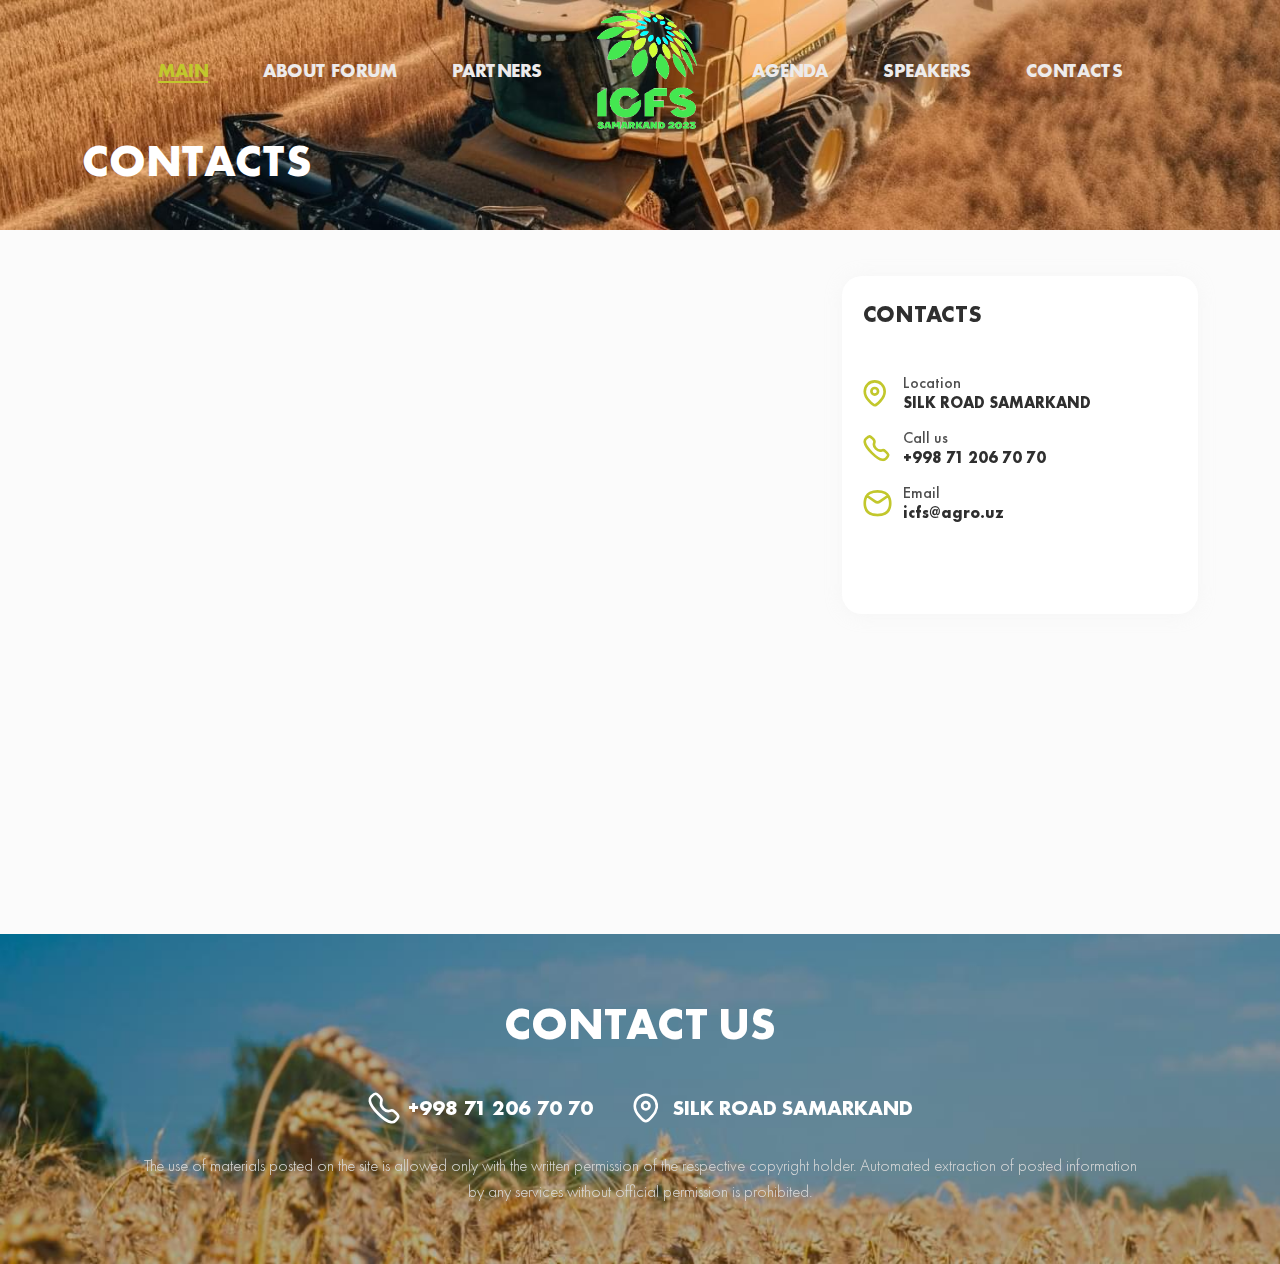
<file: contacts.html>
<!DOCTYPE html>
<html lang="en">

<head>
    <meta charset="UTF-8">
    <meta http-equiv="X-UA-Compatible" content="IE=edge">
    <meta name="viewport" content="width=device-width, initial-scale=1.0">
    <title>ICFS 2023</title>
    <link rel="shortcut icon" href="../images/logo.png" type="image/x-icon" />
    <link rel="stylesheet" href="https://cdnjs.cloudflare.com/ajax/libs/font-awesome/6.4.0/css/all.min.css">
    <link rel="stylesheet" href="https://cdn.korzh.com/metroui/v4/css/metro-all.min.css">
    <link rel="stylesheet" href="css/style.min.css">
</head>

<body>

    <header class="header">
        <div class="container">
            <div class="header__wrapper">

                <nav class="menu">
                    <button class="close"></button>
                    <div class="menu__wrapper">
                        <a class="logo-mobile" href="index.html">
                            <img src="images/logo.png" alt="logo">
                        </a>
                        <ul class="menu__list">
                            <li class="menu__list-item">
                                <a class="menu__list-link active" href="index.html">
                                    MAIN
                                </a>
                            </li>
                            <li class="menu__list-item">
                                <a class="menu__list-link" href="about.html">
                                    ABOUT FORUM
                                </a>
                            </li>
                            <li class="menu__list-item">
                                <a class="menu__list-link" href="partners.html">
                                    PARTNERS
                                </a>
                            </li>
                            <a class="logo" href="index.html">
                                <img src="images/logo.png" alt="logo">
                            </a>
                            <li class="menu__list-item">
                                <a class="menu__list-link" href="agenda.html">
                                    AGENDA
                                </a>
                            </li>
                            <li class="menu__list-item">
                                <a class="menu__list-link" href="speakers.html">
                                    SPEAKERS
                                </a>
                            </li>
                            <li class="menu__list-item">
                                <a class="menu__list-link" href="contacts.html">
                                    CONTACTS
                                </a>
                            </li>
                        </ul>

                    </div>
                </nav>
                <div class="burger__btn">
                    <span></span>
                    <span></span>
                    <span></span>
                </div>
            </div>
        </div>
    </header>

<main class="main">
    <section class="section__header">
        <div class="section__header-wrapper">
            <div class="section__header-img">
                <img src="images/contacts.jpg" alt="section contacts header">
            </div>
            <div class="container">
                <h1 class="section__header-title title">
                    Contacts
                </h1>
            </div>
        </div>
    </section>
    <section class="contacts">
        <div class="container">
            <div class="row">
                <div class="col-lg-8 col-12">
                    <div class="contacts__map">
                        <iframe
                            src="https://www.google.com/maps/embed?pb=!1m18!1m12!1m3!1d3071.592655115317!2d67.06072217657763!3d39.65888110141489!2m3!1f0!2f0!3f0!3m2!1i1024!2i768!4f13.1!3m3!1m2!1s0x3f4d2147d4bbba83%3A0x18e27cf7ab8cf64b!2sCongress%20Center!5e0!3m2!1sru!2s!4v1688714772171!5m2!1sru!2s"
                            width="600" height="450" style="border:0;" allowfullscreen="" loading="lazy"
                            referrerpolicy="no-referrer-when-downgrade"></iframe>
                    </div>
                </div>
                <div class="col-lg-4 col-12">

                    <div class="contacts__info">
                        <h4 class="contacts__info-title">
                            CONTACTS
                        </h4>

                        <div class="contacts__info-item">
                            <span class="contacts__info-item__title">
                                Location
                            </span>
                            <span class="contacts__info-item__name">
                                SILK ROAD SAMARKAND
                            </span>
                        </div>

                        <div class="contacts__info-item phone">
                            <span class="contacts__info-item__title">
                                Call us
                            </span>
                            <a class="contacts__info-item__name" href="tel:998712067070">
                                +998 71 206 70 70
                            </a>
                        </div>

                        <div class="contacts__info-item mail">
                            <span class="contacts__info-item__title">
                                Email
                            </span>
                            <a class="contacts__info-item__name" href="mailto:icfs@agro.uz">
                                icfs@agro.uz
                            </a>
                        </div>

                    </div>

                </div>
            </div>
        </div>
    </section>
</main>
<footer class="footer">
    <div class="container">
        <div class="footer__wrapper">
            <h1 class="footer__title title">
                CONTACT US
            </h1>
            <div class="footer__contact">
                <a class="footer__contact-link" href="tel:998712067070">+998 71 206 70 70</a>
                <a class="footer__contact-link location" href="#">SILK ROAD SAMARKAND</a>
            </div>
            <p class="footer__text">
                The use of materials posted on the site is allowed only with the written permission of the respective
                copyright holder.
                Automated extraction of posted information by any services without official permission is prohibited.
            </p>
        </div>
</footer>

<script src="https://ajax.googleapis.com/ajax/libs/jquery/3.7.0/jquery.min.js"></script>
<script src="https://cdn.korzh.com/metroui/v4/js/metro.min.js"></script>
<script src="js/main.min.js"></script>
</body>

</html>
</file>
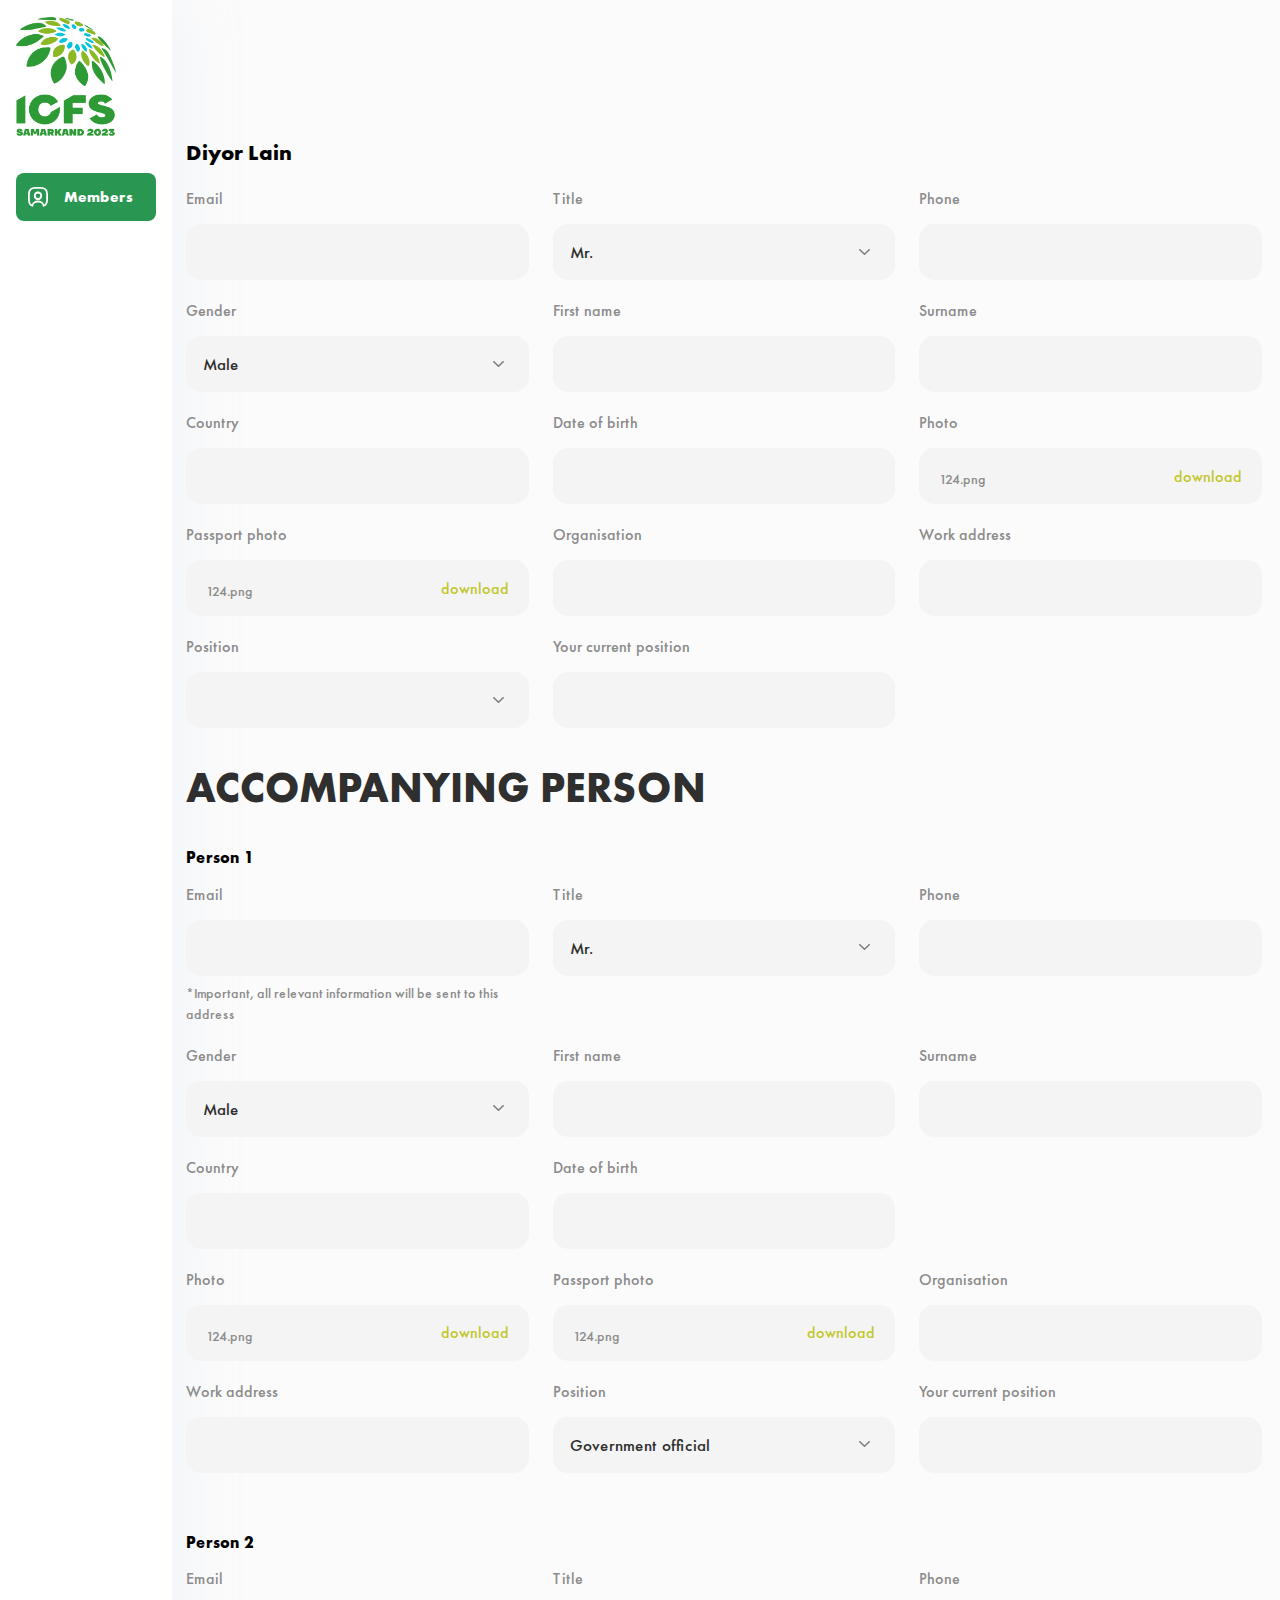
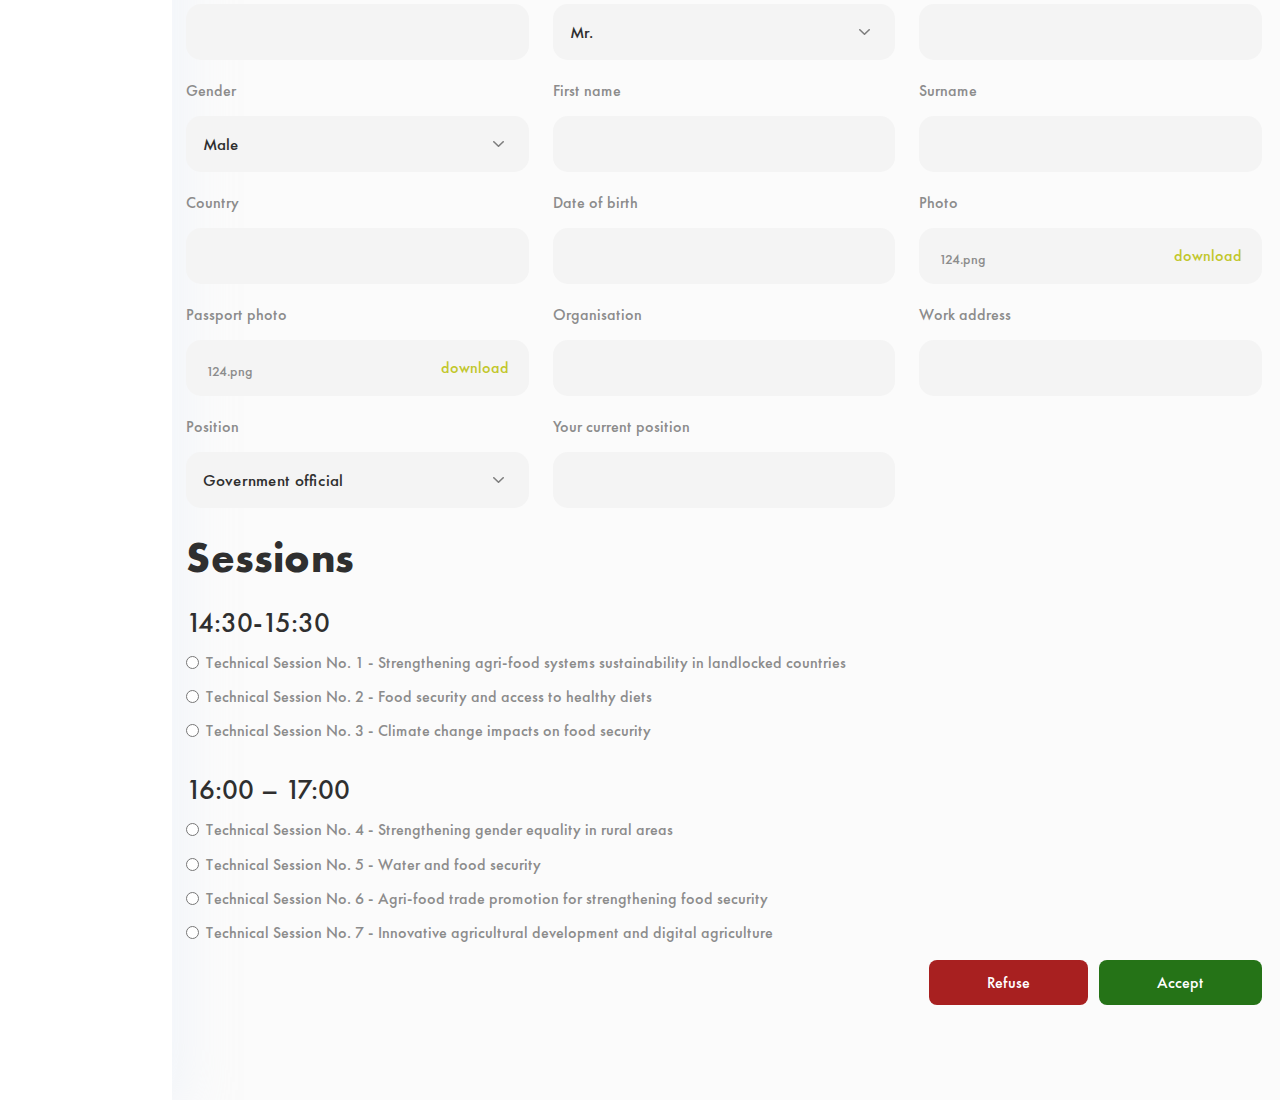
<file: dashboard-data.html>
<!DOCTYPE html>
<html lang="en">

<head>
    <meta charset="UTF-8">
    <meta http-equiv="X-UA-Compatible" content="IE=edge">
    <meta name="viewport" content="width=device-width, initial-scale=1.0">
    <title>International Forum</title>
    <link rel="stylesheet" href="css/style.min.css">
</head>

<body>
    <div class="dashboard__wrapper">
        <aside class="sidebar">
            <div class="sidebar__wrapper">
                <a class="logo" href="dashboard.html">
                    <img src="images/logo.png" alt="">
                </a>
                <a class="sidebar__btn" id="show-members" href="#">
                    Members
                </a>
            </div>
        </aside>
<main class="main dashboard">

    <section class="dashboard__data">
        <h1 class="dashboard__title-name">
            Diyor Lain
        </h1>

        <form action="" class="registration__form" enctype="multipart/form-data">
            <!-- INPUTS START -->
            <div class="row">

                <div class="col-lg-4">
                    <label class="registration__form-label" for="email">
                        Email
                        <input class="registration__form-item input" type="text" name="" id="email">
                    </label>
                </div>

                <div class="col-lg-4">
                    <label class="registration__form-label" for="gender">
                        Title
                        <select class="registration__form-item select" name="" id="gender">
                            <option value="0">Mr.</option>
                            <option value="0">Mrs.</option>
                        </select>
                    </label>
                </div>

                <div class="col-lg-4">
                    <label class="registration__form-label" for="phone">
                        Phone
                        <input class="registration__form-item input" type="text" name="" id="phone">
                    </label>
                </div>

                <div class="col-lg-4">
                    <label class="registration__form-label" for="gender">
                        Gender
                        <select class="registration__form-item select" name="" id="gender">
                            <option value="0">Male</option>
                            <option value="0">Female</option>
                        </select>
                    </label>
                </div>

                <div class="col-lg-4">
                    <label class="registration__form-label" for="name">
                        First name
                        <input class="registration__form-item input" type="text" name="" id="name">
                    </label>
                </div>

                <div class="col-lg-4">
                    <label class="registration__form-label" for="surname">
                        Surname
                        <input class="registration__form-item input" type="text" name="" id="surname">
                    </label>
                </div>

                <div class="col-lg-4">
                    <label class="registration__form-label" for="country">
                        Country
                        <input class="registration__form-item input" type="text" name="" id="country">
                    </label>
                </div>

                <div class="col-lg-4">
                    <label class="registration__form-label" for="date">
                        Date of birth
                        <input class="registration__form-item input" type="text" name="" id="date">
                    </label>
                </div>

                <div class="col-lg-4">
                    <div class="registration__btn-cover">
                        <label class="registration__form-label" for="photo">
                            Photo
                            <div class="registration__form-inner">
                                <span>
                                    124.png
                                </span>
                                <a href="##">download</a>
                            </div>
                        </label>
                    </div>
                </div>
                <div class="col-lg-4">
                    <div class="registration__btn-cover">
                        <label class="registration__form-label" for="passport">
                            Passport photo

                            <div class="registration__form-inner">
                                <span>
                                    124.png
                                </span>
                                <a href="##">download</a>
                            </div>
                        </label>
                    </div>
                </div>

                <div class="col-lg-4">
                    <label class="registration__form-label" for="organisation">
                        Organisation
                        <input class="registration__form-item input" type="text" name="" id="organisation">
                    </label>
                </div>
                <div class="col-lg-4">
                    <label class="registration__form-label" for="work-address">
                        Work address
                        <input class="registration__form-item input" type="text" name="" id="work-address">
                    </label>
                </div>
                <div class="col-lg-4">
                    <label class="registration__form-label" for="position">
                        Position
                        <select class="registration__form-item select" name="" id="position">
                            <option value="option0"></option>
                            <option value="option1">Minister (Head of delegation)</option>
                            <option value="option2">Government official</option>
                            <option value="option2">Participant</option>
                            <option value="option3">Press</option>
                            <option value="option4">Other</option>
                        </select>
                    </label>
                </div>
                <div class="col-lg-4" id="current-position-1">
                    <label class="registration__form-label" for="current-position-1">
                        Your current position
                        <input class="registration__form-item input" type="text" name="" id="current-position-1">
                    </label>
                </div>
            </div>
            <!-- INPUTS END -->

            <!-- ACCOMPANYING PERSON-1 START -->
            <div id="registration-person-1">
                <h2 class="registration__title page__title second">
                    Accompanying person
                </h2>

                <h4 class="registration__suptitle">
                    Person 1
                </h4>
                <div class="row">
                    <div class="col-lg-4">
                        <label class="registration__form-label" for="email-1">
                            Email
                            <input class="registration__form-item input" type="text" name="" id="email-1">

                            <span class="">*Important, all relevant information will be sent to this address</span>
                        </label>
                    </div>

                    <div class="col-lg-4">
                        <label class="registration__form-label" for="title-1">
                            Title
                            <select class="registration__form-item select" name="" id="title-1">
                                <option value="0">Mr.</option>
                            </select>
                        </label>
                    </div>

                    <div class="col-lg-4">
                        <label class="registration__form-label" for="phone-1">
                            Phone
                            <input class="registration__form-item input" type="text" name="" id="phone-1">
                        </label>
                    </div>

                    <div class="col-lg-4">
                        <label class="registration__form-label" for="gender-1">
                            Gender
                            <select class="registration__form-item select" name="" id="gender-1">
                                <option value="0">Male</option>
                            </select>
                        </label>
                    </div>

                    <div class="col-lg-4">
                        <label class="registration__form-label" for="name-1">
                            First name
                            <input class="registration__form-item input" type="text" name="" id="name-1">
                        </label>
                    </div>

                    <div class="col-lg-4">
                        <label class="registration__form-label" for="surname-1">
                            Surname
                            <input class="registration__form-item input" type="text" name="" id="surname-1">
                        </label>
                    </div>

                    <div class="col-lg-4">
                        <label class="registration__form-label" for="country-1">
                            Country
                            <input class="registration__form-item input" type="text" name="" id="country-1">
                        </label>
                    </div>

                    <div class="col-lg-4">
                        <label class="registration__form-label" for="date-1">
                            Date of birth
                            <input class="registration__form-item input" type="text" name="" id="date-1">
                        </label>
                    </div>



                    <div class="col-lg-4"></div>

                    <div class="col-lg-4">
                        <div class="registration__btn-cover">
                            <label class="registration__form-label" for="photo-1">
                                Photo
                                <div class="registration__form-inner">
                                    <span>
                                        124.png
                                    </span>
                                    <a href="##">download</a>
                                </div>
                            </label>
                        </div>
                    </div>
                    <div class="col-lg-4">
                        <div class="registration__btn-cover">
                            <label class="registration__form-label" for="passport-1">
                                Passport photo
                                <div class="registration__form-inner">
                                    <span>
                                        124.png
                                    </span>
                                    <a href="##">download</a>
                                </div>
                            </label>
                        </div>
                    </div>

                    <div class="col-lg-4">
                        <label class="registration__form-label" for="organisation-1">
                            Organisation
                            <input class="registration__form-item input" type="text" name="" id="organisation-1">
                        </label>
                    </div>
                    <div class="col-lg-4">
                        <label class="registration__form-label" for="work-address-1">
                            Work address
                            <input class="registration__form-item input" type="text" name="" id="work-address-1">
                        </label>
                    </div>
                    <div class="col-lg-4">
                        <label class="registration__form-label" for="position-p1">
                            Position
                            <select class="registration__form-item select" name="" id="position-p1">
                                <option value="option2">Government official</option>
                            </select>
                        </label>
                    </div>
                    <div class="col-lg-4" id="current-position-2">
                        <label class="registration__form-label" for="current-position-2">
                            Your current position
                            <input class="registration__form-item input" type="text" name="" id="current-position-2">
                        </label>
                    </div>
                </div>
            </div>
            <!-- ACCOMPANYING PERSON-1 END -->

            <!-- ACCOMPANYING PERSON-2 START -->
            <div id="registration-person-2">
                <h4 class="registration__suptitle">
                    Person 2
                </h4>
                <div class="row">
                    <div class="col-lg-4">
                        <label class="registration__form-label" for="email-2">
                            Email
                            <input class="registration__form-item input" type="text" name="" id="email-2">
                        </label>
                    </div>

                    <div class="col-lg-4">
                        <label class="registration__form-label" for="title-2">
                            Title
                            <select class="registration__form-item select" name="" id="title-2">
                                <option value="0">Mr.</option>
                            </select>
                        </label>
                    </div>

                    <div class="col-lg-4">
                        <label class="registration__form-label" for="phone-2">
                            Phone
                            <input class="registration__form-item input" type="text" name="" id="phone-2">
                        </label>
                    </div>

                    <div class="col-lg-4">
                        <label class="registration__form-label" for="gender-2">
                            Gender
                            <select class="registration__form-item select" name="" id="gender-2">
                                <option value="0">Male</option>
                            </select>
                        </label>
                    </div>

                    <div class="col-lg-4">
                        <label class="registration__form-label" for="name-2">
                            First name
                            <input class="registration__form-item input" type="text" name="" id="name-2">
                        </label>
                    </div>

                    <div class="col-lg-4">
                        <label class="registration__form-label" for="surname-2">
                            Surname
                            <input class="registration__form-item input" type="text" name="" id="surname-2">
                        </label>
                    </div>

                    <div class="col-lg-4">
                        <label class="registration__form-label" for="country-2">
                            Country
                            <input class="registration__form-item input" type="text" name="" id="country-2">
                        </label>
                    </div>

                    <div class="col-lg-4">
                        <label class="registration__form-label" for="date-2">
                            Date of birth
                            <input class="registration__form-item input" type="text" name="" id="date-2">
                        </label>
                    </div>

                    <div class="col-lg-4">
                        <div class="registration__btn-cover">
                            <label class="registration__form-label" for="photo-2">
                                Photo
                                <div class="registration__form-inner">
                                    <span>
                                        124.png
                                    </span>
                                    <a href="##">download</a>
                                </div>
                            </label>
                        </div>
                    </div>
                    <div class="col-lg-4">
                        <div class="registration__btn-cover">
                            <label class="registration__form-label" for="passport-2">
                                Passport photo
                                <div class="registration__form-inner">
                                    <span>
                                        124.png
                                    </span>
                                    <a href="##">download</a>
                                </div>
                            </label>
                        </div>
                    </div>

                    <div class="col-lg-4">
                        <label class="registration__form-label" for="organisation-2">
                            Organisation
                            <input class="registration__form-item input" type="text" name="" id="organisation-2">
                        </label>
                    </div>
                    <div class="col-lg-4">
                        <label class="registration__form-label" for="work-address-2">
                            Work address
                            <input class="registration__form-item input" type="text" name="" id="work-address-2">
                        </label>
                    </div>
                    <div class="col-lg-4">
                        <label class="registration__form-label" for="position-p2">
                            Position
                            <select class="registration__form-item select" name="" id="position-p2">
                                <option value="option2">Government official</option>
                            </select>
                        </label>
                    </div>
                    <div class="col-lg-4" id="current-position-3">
                        <label class="registration__form-label" for="current-position-3">
                            Your current position
                            <input class="registration__form-item input" type="text" name="" id="current-position-3">
                        </label>
                    </div>
                </div>
            </div>
            <!-- ACCOMPANYING PERSON-2 END -->


            <!-- SESSIONS START -->
            <div class="sessions">
                <h1 class="sessions__title">
                    Sessions
                </h1>

                <ul class="sessions__list">

                    <h2 class="sessions__time">
                        14:30-15:30
                    </h2>
                    <li class="sessions__list-item">
                        <label for="session-1">
                            <input class="session" type="radio" name="session-1" id="session-1">
                            Technical Session No. 1 - Strengthening agri-food systems sustainability in landlocked
                            countries
                        </label>
                    </li>

                    <li class="sessions__list-item">
                        <label for="session-2">
                            <input class="session" type="radio" name="session-1" id="session-2">
                            Technical Session No. 2 - Food security and access to healthy diets
                        </label>
                    </li>

                    <li class="sessions__list-item">
                        <label for="session-3">
                            <input class="session" type="radio" name="session-1" id="session-3">
                            Technical Session No. 3 - Climate change impacts on food security
                        </label>
                    </li>

                    <h2 class="sessions__time">
                        16:00 – 17:00
                    </h2>

                    <li class="sessions__list-item">
                        <label for="session-4">
                            <input class="session" type="radio" name="session-2" id="session-4">
                            Technical Session No. 4 - Strengthening gender equality in rural areas
                        </label>
                    </li>
                    <li class="sessions__list-item">
                        <label for="session-5">
                            <input class="session" type="radio" name="session-2" id="session-5">
                            Technical Session No. 5 - Water and food security
                        </label>
                    </li>
                    <li class="sessions__list-item">
                        <label for="session-6">
                            <input class="session" type="radio" name="session-2" id="session-6">
                            Technical Session No. 6 - Agri-food trade promotion for strengthening food security
                        </label>
                    </li>
                    <li class="sessions__list-item">
                        <label for="session-7">
                            <input class="session" type="radio" name="session-2" id="session-7">
                            Technical Session No. 7 - Innovative agricultural development and digital agriculture
                        </label>
                    </li>
                </ul>
            </div>
            <!-- SESSIONS END -->

            <div class="dashboard__table-btn__cover" id="dashboard__table-btn__cover">
                <a class="dashboard__table-btn refuse" href="#">
                    Refuse
                </a>
                <a class="dashboard__table-btn accept" href="#">
                    Accept
                </a>
            </div>
        </form>
    </section>
</main>

</div>

<script src="js/main.min.js"></script>

</body>



</html>
</file>
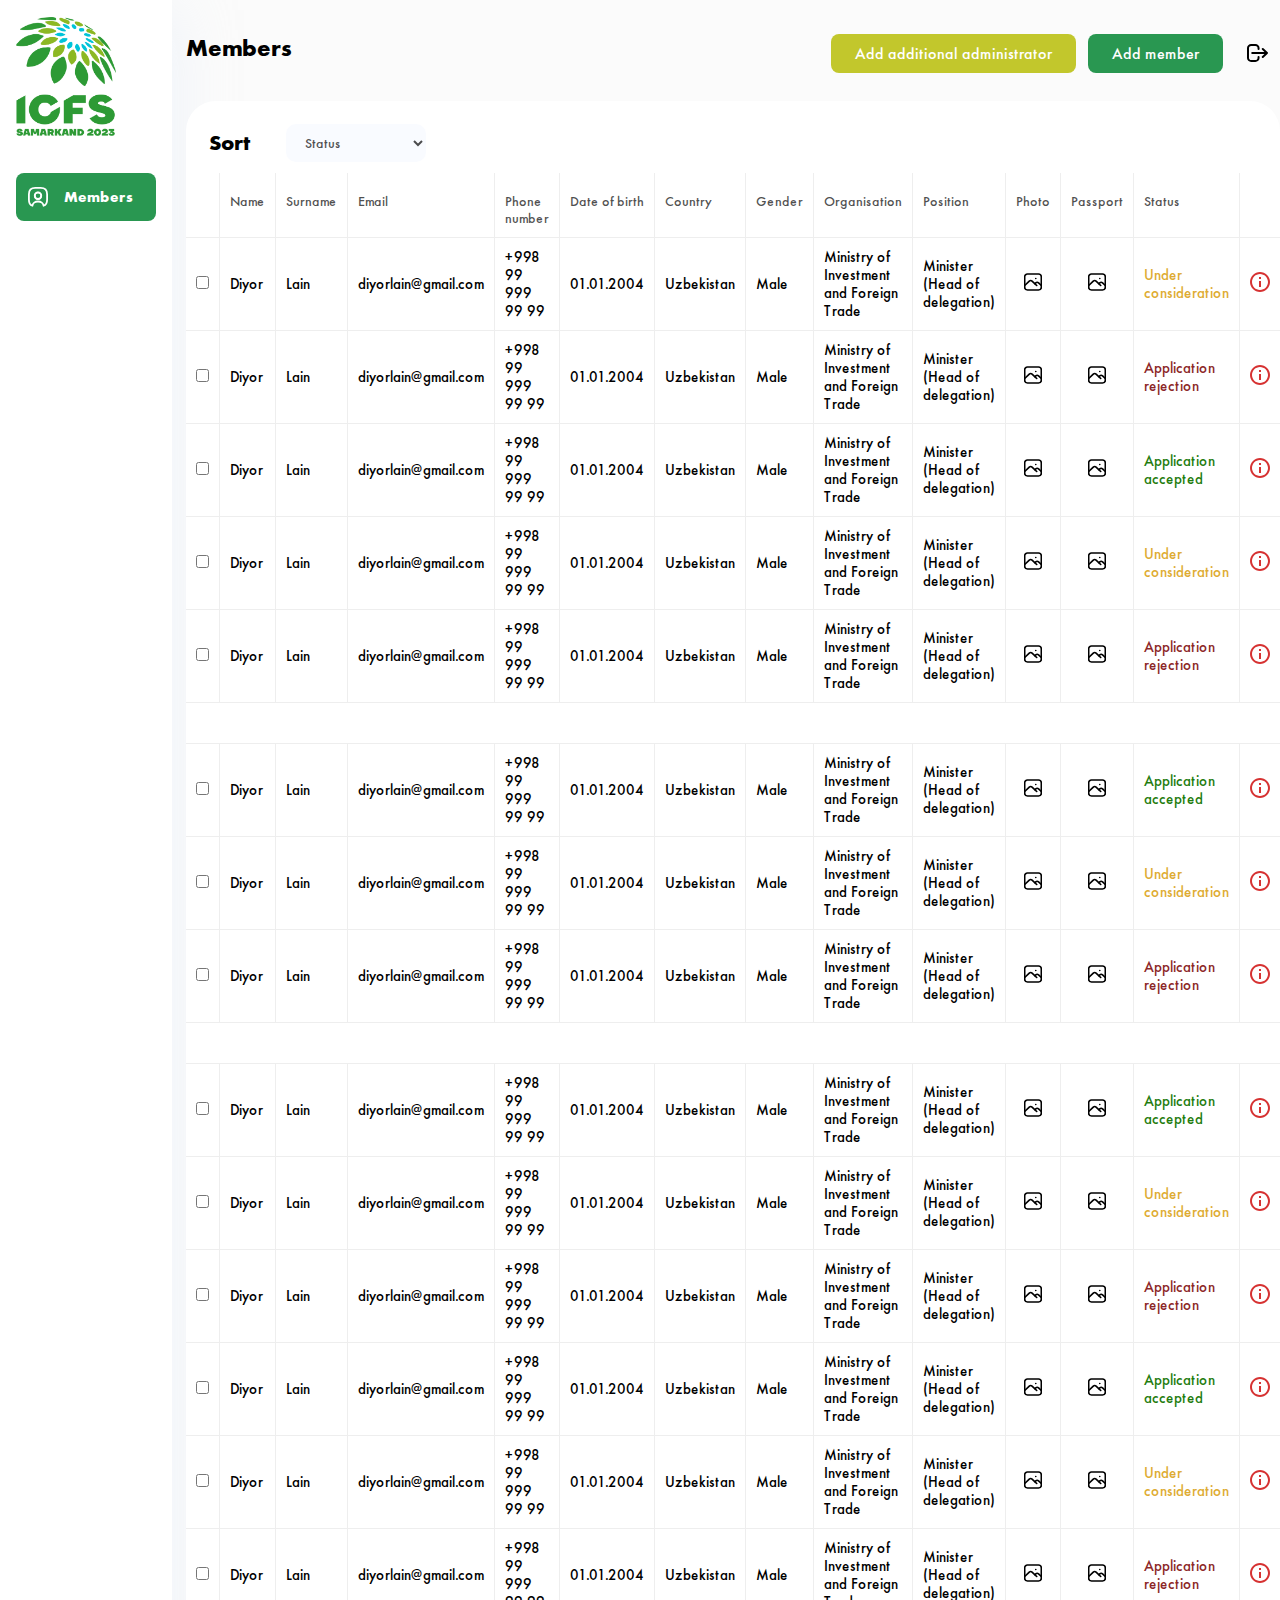
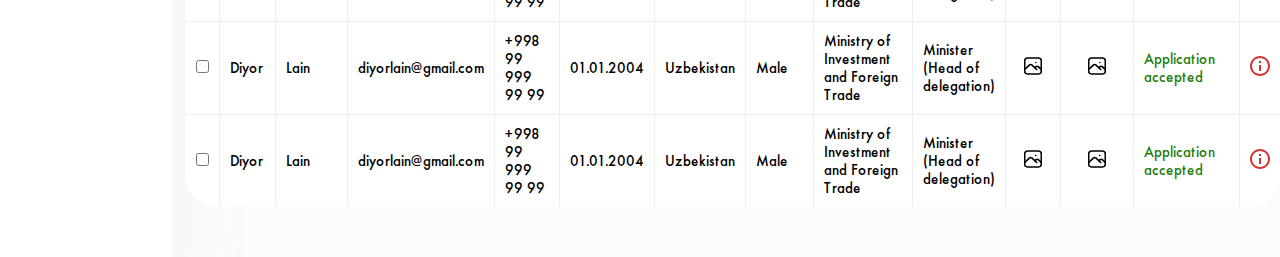
<file: dashboard.html>
<!DOCTYPE html>
<html lang="en">

<head>
    <meta charset="UTF-8">
    <meta http-equiv="X-UA-Compatible" content="IE=edge">
    <meta name="viewport" content="width=device-width, initial-scale=1.0">
    <title>International Forum</title>
    <link rel="stylesheet" href="css/style.min.css">
</head>

<body>
    <div class="dashboard__wrapper">
        <aside class="sidebar">
            <div class="sidebar__wrapper">
                <a class="logo" href="dashboard.html">
                    <img src="images/logo.png" alt="">
                </a>
                <a class="sidebar__btn" id="show-members" href="#">
                    Members
                </a>
            </div>
        </aside>

<main class="main dashboard">
    <section class="dashboard__header">
        <div class="dashboard__header-wrapper">
            <h3 class="dashboard__header-title">
                Members
            </h3>
            <div class="dashboard__btn-cover">
                <a class="dashboard__btn add__admin" id="add-admin" href="#">
                    Add additional administrator
                </a>
                <a class="dashboard__btn add__members" id="add-member" href="#">
                    Add member
                </a>
                <a class="dashboard__logout" href="#">
                    <img src="images/log-out.svg" alt="log out">
                </a>
            </div>
        </div>
    </section>

    <section class="dashboard__content">
        <div class="dashboard__content-cover">
            <div class="dashboard__content-header">
                <h3 class="dashboard__content-title">
                    Sort
                </h3>

                <select class="dashboard__content-status" name="" id="status-select">
                    <option value="1">Status</option>
                    <option value="2">true</option>
                    <option value="3">false</option>
                </select>
            </div>

            <table class="dashboard__table">
                <thead>
                    <tr>
                        <th></th>
                        <th>Name</th>
                        <th>Surname</th>
                        <th>Email</th>
                        <th style="width:9%;">Phone number</th>
                        <th>Date of birth</th>
                        <th>Country</th>
                        <th>Gender</th>
                        <th>Organisation</th>
                        <th>Position</th>
                        <th>Photo</th>
                        <th>Passport</th>
                        <th>Status</th>
                        <th></th>
                    </tr>
                </thead>
                <tbody>
                    <tr>
                        <td>
                            <input type="checkbox" name="" class="check_box">
                        </td>
                        <td>
                            Diyor
                        </td>
                        <td>
                            Lain
                        </td>
                        <td>
                            diyorlain@gmail.com
                        </td>
                        <td>
                            +998 99 999 99 99
                        </td>
                        <td>
                            01.01.2004
                        </td>
                        <td>
                            Uzbekistan
                        </td>
                        <td>
                            Male
                        </td>
                        <td>
                            Ministry of Investment and Foreign Trade
                        </td>
                        <td>
                            Minister (Head of delegation)
                        </td>
                        <td>
                            <span class="dashboard__table-photo">
                                <img src="images/table-photo.svg" alt="">
                            </span>
                        </td>
                        <td>
                            <span class="dashboard__table-photo">
                                <img src="images/table-photo.svg" alt="">
                            </span>
                        </td>
                        <td>
                            <span class="dashboard__table-status waiting">
                                Under consideration
                            </span>
                        </td>
                        <td>
                            <a href="dashboard-data.html">
                                <img src="images/information-icon.svg" alt="">
                            </a>
                        </td>
                    </tr>
                    <tr>
                        <td>
                            <input type="checkbox" name="" class="check_box">
                        </td>
                        <td>
                            Diyor
                        </td>
                        <td>
                            Lain
                        </td>
                        <td>
                            diyorlain@gmail.com
                        </td>
                        <td>
                            +998 99 999 99 99
                        </td>
                        <td>
                            01.01.2004
                        </td>
                        <td>
                            Uzbekistan
                        </td>
                        <td>
                            Male
                        </td>
                        <td>
                            Ministry of Investment and Foreign Trade
                        </td>
                        <td>
                            Minister (Head of delegation)
                        </td>
                        <td>
                            <span class="dashboard__table-photo">
                                <img src="images/table-photo.svg" alt="">
                            </span>
                        </td>
                        <td>
                            <span class="dashboard__table-photo">
                                <img src="images/table-photo.svg" alt="">
                            </span>
                        </td>
                        <td>
                            <span class="dashboard__table-status denied">
                                Application rejection
                            </span>
                        </td>
                        <td>
                            <a href="dashboard-data.html">
                                <img src="images/information-icon.svg" alt="">
                            </a>
                        </td>
                    </tr>
                    <tr>
                        <td>
                            <input type="checkbox" name="" class="check_box">
                        </td>
                        <td>
                            Diyor
                        </td>
                        <td>
                            Lain
                        </td>
                        <td>
                            diyorlain@gmail.com
                        </td>
                        <td>
                            +998 99 999 99 99
                        </td>
                        <td>
                            01.01.2004
                        </td>
                        <td>
                            Uzbekistan
                        </td>
                        <td>
                            Male
                        </td>
                        <td>
                            Ministry of Investment and Foreign Trade
                        </td>
                        <td>
                            Minister (Head of delegation)
                        </td>
                        <td>
                            <span class="dashboard__table-photo">
                                <img src="images/table-photo.svg" alt="">
                            </span>
                        </td>
                        <td>
                            <span class="dashboard__table-photo">
                                <img src="images/table-photo.svg" alt="">
                            </span>
                        </td>
                        <td>
                            <span class="dashboard__table-status accepted">
                                Application accepted
                            </span>
                        </td>
                        <td>
                            <a href="dashboard-data.html">
                                <img src="images/information-icon.svg" alt="">
                            </a>
                        </td>
                    </tr>
                    <tr>
                        <td>
                            <input type="checkbox" name="" class="check_box">
                        </td>
                        <td>
                            Diyor
                        </td>
                        <td>
                            Lain
                        </td>
                        <td>
                            diyorlain@gmail.com
                        </td>
                        <td>
                            +998 99 999 99 99
                        </td>
                        <td>
                            01.01.2004
                        </td>
                        <td>
                            Uzbekistan
                        </td>
                        <td>
                            Male
                        </td>
                        <td>
                            Ministry of Investment and Foreign Trade
                        </td>
                        <td>
                            Minister (Head of delegation)
                        </td>
                        <td>
                            <span class="dashboard__table-photo">
                                <img src="images/table-photo.svg" alt="">
                            </span>
                        </td>
                        <td>
                            <span class="dashboard__table-photo">
                                <img src="images/table-photo.svg" alt="">
                            </span>
                        </td>
                        <td>
                            <span class="dashboard__table-status waiting">
                                Under consideration
                            </span>
                        </td>
                        <td>
                            <a href="dashboard-data.html">
                                <img src="images/information-icon.svg" alt="">
                            </a>
                        </td>
                    </tr>
                    <tr>
                        <td>
                            <input type="checkbox" name="" class="check_box">
                        </td>
                        <td>
                            Diyor
                        </td>
                        <td>
                            Lain
                        </td>
                        <td>
                            diyorlain@gmail.com
                        </td>
                        <td>
                            +998 99 999 99 99
                        </td>
                        <td>
                            01.01.2004
                        </td>
                        <td>
                            Uzbekistan
                        </td>
                        <td>
                            Male
                        </td>
                        <td>
                            Ministry of Investment and Foreign Trade
                        </td>
                        <td>
                            Minister (Head of delegation)
                        </td>
                        <td>
                            <span class="dashboard__table-photo">
                                <img src="images/table-photo.svg" alt="">
                            </span>
                        </td>
                        <td>
                            <span class="dashboard__table-photo">
                                <img src="images/table-photo.svg" alt="">
                            </span>
                        </td>
                        <td>
                            <span class="dashboard__table-status denied">
                                Application rejection
                            </span>
                        </td>
                        <td>
                            <a href="dashboard-data.html">
                                <img src="images/information-icon.svg" alt="">
                            </a>
                        </td>
                    </tr>

                    <tr id="people-together"></tr>
                    <tr>
                        <td>
                            <input type="checkbox" name="" class="check_box">
                        </td>
                        <td>
                            Diyor
                        </td>
                        <td>
                            Lain
                        </td>
                        <td>
                            diyorlain@gmail.com
                        </td>
                        <td>
                            +998 99 999 99 99
                        </td>
                        <td>
                            01.01.2004
                        </td>
                        <td>
                            Uzbekistan
                        </td>
                        <td>
                            Male
                        </td>
                        <td>
                            Ministry of Investment and Foreign Trade
                        </td>
                        <td>
                            Minister (Head of delegation)
                        </td>
                        <td>
                            <span class="dashboard__table-photo">
                                <img src="images/table-photo.svg" alt="">
                            </span>
                        </td>
                        <td>
                            <span class="dashboard__table-photo">
                                <img src="images/table-photo.svg" alt="">
                            </span>
                        </td>
                        <td>
                            <span class="dashboard__table-status accepted">
                                Application accepted
                            </span>
                        </td>
                        <td>
                            <a href="dashboard-data.html">
                                <img src="images/information-icon.svg" alt="">
                            </a>
                        </td>
                    </tr>
                    <tr>
                        <td>
                            <input type="checkbox" name="" class="check_box">
                        </td>
                        <td>
                            Diyor
                        </td>
                        <td>
                            Lain
                        </td>
                        <td>
                            diyorlain@gmail.com
                        </td>
                        <td>
                            +998 99 999 99 99
                        </td>
                        <td>
                            01.01.2004
                        </td>
                        <td>
                            Uzbekistan
                        </td>
                        <td>
                            Male
                        </td>
                        <td>
                            Ministry of Investment and Foreign Trade
                        </td>
                        <td>
                            Minister (Head of delegation)
                        </td>
                        <td>
                            <span class="dashboard__table-photo">
                                <img src="images/table-photo.svg" alt="">
                            </span>
                        </td>
                        <td>
                            <span class="dashboard__table-photo">
                                <img src="images/table-photo.svg" alt="">
                            </span>
                        </td>
                        <td>
                            <span class="dashboard__table-status waiting">
                                Under consideration
                            </span>
                        </td>
                        <td>
                            <a href="dashboard-data.html">
                                <img src="images/information-icon.svg" alt="">
                            </a>
                        </td>
                    </tr>
                    <tr>
                        <td>
                            <input type="checkbox" name="" class="check_box">
                        </td>
                        <td>
                            Diyor
                        </td>
                        <td>
                            Lain
                        </td>
                        <td>
                            diyorlain@gmail.com
                        </td>
                        <td>
                            +998 99 999 99 99
                        </td>
                        <td>
                            01.01.2004
                        </td>
                        <td>
                            Uzbekistan
                        </td>
                        <td>
                            Male
                        </td>
                        <td>
                            Ministry of Investment and Foreign Trade
                        </td>
                        <td>
                            Minister (Head of delegation)
                        </td>
                        <td>
                            <span class="dashboard__table-photo">
                                <img src="images/table-photo.svg" alt="">
                            </span>
                        </td>
                        <td>
                            <span class="dashboard__table-photo">
                                <img src="images/table-photo.svg" alt="">
                            </span>
                        </td>
                        <td>
                            <span class="dashboard__table-status denied">
                                Application rejection
                            </span>
                        </td>
                        <td>
                            <a href="dashboard-data.html">
                                <img src="images/information-icon.svg" alt="">
                            </a>
                        </td>
                    </tr>
                    <tr id="people-together"></tr>

                    <tr>
                        <td>
                            <input type="checkbox" name="" class="check_box">
                        </td>
                        <td>
                            Diyor
                        </td>
                        <td>
                            Lain
                        </td>
                        <td>
                            diyorlain@gmail.com
                        </td>
                        <td>
                            +998 99 999 99 99
                        </td>
                        <td>
                            01.01.2004
                        </td>
                        <td>
                            Uzbekistan
                        </td>
                        <td>
                            Male
                        </td>
                        <td>
                            Ministry of Investment and Foreign Trade
                        </td>
                        <td>
                            Minister (Head of delegation)
                        </td>
                        <td>
                            <span class="dashboard__table-photo">
                                <img src="images/table-photo.svg" alt="">
                            </span>
                        </td>
                        <td>
                            <span class="dashboard__table-photo">
                                <img src="images/table-photo.svg" alt="">
                            </span>
                        </td>
                        <td>
                            <span class="dashboard__table-status accepted">
                                Application accepted
                            </span>
                        </td>
                        <td>
                            <a href="dashboard-data.html">
                                <img src="images/information-icon.svg" alt="">
                            </a>
                        </td>
                    </tr>
                    <tr>
                        <td>
                            <input type="checkbox" name="" class="check_box">
                        </td>
                        <td>
                            Diyor
                        </td>
                        <td>
                            Lain
                        </td>
                        <td>
                            diyorlain@gmail.com
                        </td>
                        <td>
                            +998 99 999 99 99
                        </td>
                        <td>
                            01.01.2004
                        </td>
                        <td>
                            Uzbekistan
                        </td>
                        <td>
                            Male
                        </td>
                        <td>
                            Ministry of Investment and Foreign Trade
                        </td>
                        <td>
                            Minister (Head of delegation)
                        </td>
                        <td>
                            <span class="dashboard__table-photo">
                                <img src="images/table-photo.svg" alt="">
                            </span>
                        </td>
                        <td>
                            <span class="dashboard__table-photo">
                                <img src="images/table-photo.svg" alt="">
                            </span>
                        </td>
                        <td>
                            <span class="dashboard__table-status waiting">
                                Under consideration
                            </span>
                        </td>
                        <td>
                            <a href="dashboard-data.html">
                                <img src="images/information-icon.svg" alt="">
                            </a>
                        </td>
                    </tr>
                    <tr>
                        <td>
                            <input type="checkbox" name="" class="check_box">
                        </td>
                        <td>
                            Diyor
                        </td>
                        <td>
                            Lain
                        </td>
                        <td>
                            diyorlain@gmail.com
                        </td>
                        <td>
                            +998 99 999 99 99
                        </td>
                        <td>
                            01.01.2004
                        </td>
                        <td>
                            Uzbekistan
                        </td>
                        <td>
                            Male
                        </td>
                        <td>
                            Ministry of Investment and Foreign Trade
                        </td>
                        <td>
                            Minister (Head of delegation)
                        </td>
                        <td>
                            <span class="dashboard__table-photo">
                                <img src="images/table-photo.svg" alt="">
                            </span>
                        </td>
                        <td>
                            <span class="dashboard__table-photo">
                                <img src="images/table-photo.svg" alt="">
                            </span>
                        </td>
                        <td>
                            <span class="dashboard__table-status denied">
                                Application rejection
                            </span>
                        </td>
                        <td>
                            <a href="dashboard-data.html">
                                <img src="images/information-icon.svg" alt="">
                            </a>
                        </td>
                    </tr>
                    <tr>
                        <td>
                            <input type="checkbox" name="" class="check_box">
                        </td>
                        <td>
                            Diyor
                        </td>
                        <td>
                            Lain
                        </td>
                        <td>
                            diyorlain@gmail.com
                        </td>
                        <td>
                            +998 99 999 99 99
                        </td>
                        <td>
                            01.01.2004
                        </td>
                        <td>
                            Uzbekistan
                        </td>
                        <td>
                            Male
                        </td>
                        <td>
                            Ministry of Investment and Foreign Trade
                        </td>
                        <td>
                            Minister (Head of delegation)
                        </td>
                        <td>
                            <span class="dashboard__table-photo">
                                <img src="images/table-photo.svg" alt="">
                            </span>
                        </td>
                        <td>
                            <span class="dashboard__table-photo">
                                <img src="images/table-photo.svg" alt="">
                            </span>
                        </td>
                        <td>
                            <span class="dashboard__table-status accepted">
                                Application accepted
                            </span>
                        </td>
                        <td>
                            <a href="dashboard-data.html">
                                <img src="images/information-icon.svg" alt="">
                            </a>
                        </td>
                    </tr>
                    <tr>
                        <td>
                            <input type="checkbox" name="" class="check_box">
                        </td>
                        <td>
                            Diyor
                        </td>
                        <td>
                            Lain
                        </td>
                        <td>
                            diyorlain@gmail.com
                        </td>
                        <td>
                            +998 99 999 99 99
                        </td>
                        <td>
                            01.01.2004
                        </td>
                        <td>
                            Uzbekistan
                        </td>
                        <td>
                            Male
                        </td>
                        <td>
                            Ministry of Investment and Foreign Trade
                        </td>
                        <td>
                            Minister (Head of delegation)
                        </td>
                        <td>
                            <span class="dashboard__table-photo">
                                <img src="images/table-photo.svg" alt="">
                            </span>
                        </td>
                        <td>
                            <span class="dashboard__table-photo">
                                <img src="images/table-photo.svg" alt="">
                            </span>
                        </td>
                        <td>
                            <span class="dashboard__table-status waiting">
                                Under consideration
                            </span>
                        </td>
                        <td>
                            <a href="dashboard-data.html">
                                <img src="images/information-icon.svg" alt="">
                            </a>
                        </td>
                    </tr>
                    <tr>
                        <td>
                            <input type="checkbox" name="" class="check_box">
                        </td>
                        <td>
                            Diyor
                        </td>
                        <td>
                            Lain
                        </td>
                        <td>
                            diyorlain@gmail.com
                        </td>
                        <td>
                            +998 99 999 99 99
                        </td>
                        <td>
                            01.01.2004
                        </td>
                        <td>
                            Uzbekistan
                        </td>
                        <td>
                            Male
                        </td>
                        <td>
                            Ministry of Investment and Foreign Trade
                        </td>
                        <td>
                            Minister (Head of delegation)
                        </td>
                        <td>
                            <span class="dashboard__table-photo">
                                <img src="images/table-photo.svg" alt="">
                            </span>
                        </td>
                        <td>
                            <span class="dashboard__table-photo">
                                <img src="images/table-photo.svg" alt="">
                            </span>
                        </td>
                        <td>
                            <span class="dashboard__table-status denied">
                                Application rejection
                            </span>
                        </td>
                        <td>
                            <a href="dashboard-data.html">
                                <img src="images/information-icon.svg" alt="">
                            </a>
                        </td>
                    </tr>
                    <tr>
                        <td>
                            <input type="checkbox" name="" class="check_box">
                        </td>
                        <td>
                            Diyor
                        </td>
                        <td>
                            Lain
                        </td>
                        <td>
                            diyorlain@gmail.com
                        </td>
                        <td>
                            +998 99 999 99 99
                        </td>
                        <td>
                            01.01.2004
                        </td>
                        <td>
                            Uzbekistan
                        </td>
                        <td>
                            Male
                        </td>
                        <td>
                            Ministry of Investment and Foreign Trade
                        </td>
                        <td>
                            Minister (Head of delegation)
                        </td>
                        <td>
                            <span class="dashboard__table-photo">
                                <img src="images/table-photo.svg" alt="">
                            </span>
                        </td>
                        <td>
                            <span class="dashboard__table-photo">
                                <img src="images/table-photo.svg" alt="">
                            </span>
                        </td>
                        <td>
                            <span class="dashboard__table-status accepted">
                                Application accepted
                            </span>
                        </td>
                        <td>
                            <a href="dashboard-data.html">
                                <img src="images/information-icon.svg" alt="">
                            </a>
                        </td>
                    </tr>
                    <tr>
                        <td>
                            <input type="checkbox" name="" class="check_box">
                        </td>
                        <td>
                            Diyor
                        </td>
                        <td>
                            Lain
                        </td>
                        <td>
                            diyorlain@gmail.com
                        </td>
                        <td>
                            +998 99 999 99 99
                        </td>
                        <td>
                            01.01.2004
                        </td>
                        <td>
                            Uzbekistan
                        </td>
                        <td>
                            Male
                        </td>
                        <td>
                            Ministry of Investment and Foreign Trade
                        </td>
                        <td>
                            Minister (Head of delegation)
                        </td>
                        <td>
                            <span class="dashboard__table-photo">
                                <img src="images/table-photo.svg" alt="">
                            </span>
                        </td>
                        <td>
                            <span class="dashboard__table-photo">
                                <img src="images/table-photo.svg" alt="">
                            </span>
                        </td>
                        <td>
                            <span class="dashboard__table-status accepted">
                                Application accepted
                            </span>
                        </td>
                        <td>
                            <a href="dashboard-data.html">
                                <img src="images/information-icon.svg" alt="">
                            </a>
                        </td>
                    </tr>
                </tbody>
            </table>
        </div>

        <div class="dashboard__table-btn__cover hidden" id="dashboard__table-btn__cover">
            <a class="dashboard__table-btn refuse" href="#">
                Refuse
            </a>
            <a class="dashboard__table-btn accept" href="#">
                Accept
            </a>
        </div>
    </section>

    <div class="dashboard__modal" id="add_administrator">
        <div class="dashboard__modal-wrapper">

            <div class="close__btn" id="dashboard_admin_close"></div>

            <form action="" class="modal__form">
                <h4 class="dashboard__modal-title">
                    Add additional administrator
                </h4>
                <div class="dashboard__modal-inner">
                    <label for="name">
                        Name
                        <input class="text" id="name" type="text">
                    </label>
                    <label for="surname">
                        Surname
                        <input class="text" id="surname" type="text">
                    </label>
                    <label for="surname">
                        Email
                        <input class="text" id="surname" type="text">
                    </label>
                    <label for="surname">
                        Password
                        <input class="text" id="surname" type="text">
                    </label>
                </div>
            </form>
            <a class="dashboard__modal-btn" href="#">
                Add
            </a>
        </div>
    </div>


    <div class="dashboard__modal" id="add_member">

        <div class="dashboard__modal-wrapper">
            <div class="close__btn" id="dashboard_member_close"></div>

            <form action="" class="modal__form">
                <h4 class="dashboard__modal-title">
                    Registration
                </h4>

                <div class="dashboard__modal-inner">
                    <label for="member-email">
                        Email
                        <input class="text" id="member-email" type="text">
                        <span>
                            *Important, all relevant information will be sent to this address
                        </span>
                    </label>
                    <label for="title">
                        Title
                        <select name="" id="title">
                            <option value="2">Mr.</option>
                            <option value="1">Mrs.</option>
                        </select>
                    </label>

                    <label for="phone">
                        Phone
                        <input class="text" id="phone" type="text">
                    </label>
                    <label for="gender">
                        Gender
                        <select name="" id="gender">
                            <option value="2">Male</option>
                            <option value="1">Female</option>
                        </select>
                    </label>

                    <label for="member-name">
                        First name
                        <input class="text" id="member-name" type="text">
                    </label>
                    <label for="member-surname">
                        Surname
                        <input class="text" id="member-surname" type="text">
                    </label>

                    <label for="country">
                        Country
                        <select name="" id="country">
                            <option value="2">USA</option>
                            <option value="1">Uzbekistan</option>
                        </select>
                    </label>
                    <label for="birth-date">
                        Birth date
                        <input class="text" id="birth-date" type="text">
                    </label>

                    <div class="file__preview-wrapper">
                        Passport (File)
                        <label for="passport" class="file__preview">
                            <img src="images/gallery.svg" alt="">
                            Load
                            <input class="text" id="passport" type="file">
                        </label>
                    </div>
                    <div class="file__preview-wrapper">
                        Photo (File)
                        <label for="photo" class="file__preview">
                            <img src="images/gallery.svg" alt="">
                            Load
                            <input class="text" id="photo" type="file">
                        </label>
                    </div>
                    <label for="organistion">
                        Organisation
                        <input class="text" id="organistion" type="text">
                    </label>
                    <label for="work-address">
                        Work address
                        <input class="text" id="work-address" type="text">
                    </label>

                    <label for="position">
                        Position
                        <select name="" id="position">
                            <option value="0"></option>
                            <option value="option1">Minister (Head of delegation)</option>
                            <option value="option2">Government official</option>
                            <option value="option2">Participant</option>
                            <option value="option3">Press</option>
                            <option value="option4">Other</option>
                        </select>
                    </label>
                    <div class="" id="current-position-1">
                        <label class="" for="current-position-p1">
                            Your current position
                            <input class="input" type="text" name="" id="current-position-p1">
                        </label>
                    </div>
                </div>


                <div class="dashboard__modal-item" id="registration-person-1">
                    <h4 class="dashboard__modal-title second">
                        Accompanying persons(2)
                    </h4>
                    <p class="dashboard__modal-subtext">
                        *they are still required to register separately, this is for
                        covering costs of accompanying people of Ministers (Deputy Ministers) (2 per country)
                    </p>
                    <h5 class="dashboard__modal-item__title">
                        Person 1
                    </h5>
                    <div class="dashboard__modal-inner">
                        <label for="member-email-1">
                            Email
                            <input class="text" id="member-email-1" type="text">
                            <span>
                                *Important, all relevant information will be sent to this address
                            </span>
                        </label>
                        <label for="title-1">
                            Title
                            <select name="" id="title-1">
                                <option value="1">Mr.</option>
                                <option value="2">Mrs.</option>
                            </select>
                        </label>

                        <label for="phone-1">
                            Phone
                            <input class="text" id="phone-1" type="text">
                        </label>
                        <label for="gender-1">
                            Gender
                            <select name="" id="gender-1">
                                <option value="2">Male</option>
                                <option value="1">Female</option>
                            </select>
                        </label>

                        <label for="member-name-1">
                            First name
                            <input class="text" id="member-name-1" type="text">
                        </label>
                        <label for="member-surname-1">
                            Surname
                            <input class="text" id="member-surname-1" type="text">
                        </label>

                        <label for="country-1">
                            Country
                            <select name="" id="country-1">
                                <option value="1">USA</option>
                                <option value="2">Uzbekistan</option>
                            </select>
                        </label>
                        <label for="birth-date-1">
                            Birth date
                            <input class="text" id="birth-date-1" type="text">
                        </label>

                        <div class="file__preview-wrapper">
                            Passport (File)
                            <label for="passport-1" class="file__preview">
                                <img src="images/gallery.svg" alt="">
                                Load
                                <input class="text" id="passport-1" type="file">
                            </label>
                        </div>
                        <div class="file__preview-wrapper">
                            Photo (File)
                            <label for="photo-1" class="file__preview">
                                <img src="images/gallery.svg" alt="">
                                Load
                                <input class="text" id="photo-1" type="file">
                            </label>
                        </div>
                        <label for="organistion-1">
                            Organisation
                            <input class="text" id="organistion-1" type="text">
                        </label>
                        <label for="work-address-1">
                            Work address
                            <input class="text" id="work-address-1" type="text">
                        </label>

                        <label for="position-1">
                            Position
                            <select name="" id="position-p1">
                                <option value="0"></option>
                                <option value="option1">Government official</option>
                                <option value="option2">Participant</option>
                                <option value="option3">Press</option>
                                <option value="option4">Other</option>
                            </select>
                        </label>
                        <div class="" id="current-position-2">
                            <label class="" for="current-position-p2">
                                Your current position
                                <input class="input" type="text" name="" id="current-position-p2">
                            </label>
                        </div>
                    </div>
                </div>

                <div class="dashboard__modal-item" id="registration-person-2">
                    <h5 class="dashboard__modal-item__title">
                        Person 2
                    </h5>
                    <div class="dashboard__modal-inner">
                        <label for="member-email-2">
                            Email
                            <input class="text" id="member-email-2" type="text">
                            <span>
                                *Important, all relevant information will be sent to this address
                            </span>
                        </label>
                        <label for="title-2">
                            Title
                            <select name="" id="title-2">
                                <option value="2">Mr.</option>
                                <option value="1">Mrs.</option>
                            </select>
                        </label>

                        <label for="phone-2">
                            Phone
                            <input class="text" id="phone-2" type="text">
                        </label>
                        <label for="gender-2">
                            Gender
                            <select name="" id="gender-2">
                                <option value="2">Male</option>
                                <option value="1">Female</option>
                            </select>
                        </label>

                        <label for="member-name-2">
                            First name
                            <input class="text" id="member-name-2" type="text">
                        </label>
                        <label for="member-surname-2">
                            Surname
                            <input class="text" id="member-surname-2" type="text">
                        </label>

                        <label for="country-2">
                            Country
                            <select name="" id="country-2">
                                <option value="2">USA</option>
                                <option value="1">Uzbekistan</option>
                            </select>
                        </label>
                        <label for="birth-date-2">
                            Birth date
                            <input class="text" id="birth-date-2" type="text">
                        </label>

                        <div class="file__preview-wrapper">
                            Passport (File)
                            <label for="passport-2" class="file__preview">
                                <img src="images/gallery.svg" alt="">
                                Load
                                <input class="text" id="passport-2" type="file">
                            </label>
                        </div>
                        <div class="file__preview-wrapper">
                            Photo (File)
                            <label for="photo-2" class="file__preview">
                                <img src="images/gallery.svg" alt="">
                                Load
                                <input class="text" id="photo-2" type="file">
                            </label>
                        </div>
                        <label for="organistion-2">
                            Organisation
                            <input class="text" id="organistion-2" type="text">
                        </label>
                        <label for="work-address-2">
                            Work address
                            <input class="text" id="work-address-2" type="text">
                        </label>

                        <label for="position-p2">
                            Position
                            <select name="" id="position-p2">
                                <option value="0"></option>
                                <option value="option1">Government official</option>
                                <option value="option2">Participant</option>
                                <option value="option3">Press</option>
                                <option value="option4">Other</option>
                            </select>
                        </label>
                        <div class="" id="current-position-3">
                            <label class="" for="current-position-p3">
                                Your current position
                                <input class="input" type="text" name="" id="current-position-p3">
                            </label>
                        </div>
                    </div>
                </div>

            </form>
            <a class="dashboard__modal-btn" href="#">
                Add
            </a>
        </div>

    </div>


</main>


<script>
    /*modal*/
    let add_admin_btn = document.getElementById('add-admin');
    let add_admin_modal = document.getElementById('add_administrator');
    let close_admin_btn = document.getElementById('dashboard_admin_close');

    let add_member_btn = document.getElementById('add-member');
    let add_member_modal = document.getElementById('add_member');
    let close_member_btn = document.getElementById('dashboard_member_close');


    add_admin_btn.addEventListener('click', function () {
        add_admin_modal.classList.add('show');
    });
    close_admin_btn.addEventListener('click', function () {
        add_admin_modal.classList.remove('show');

    });

    add_member_btn.addEventListener('click', function () {
        add_member_modal.classList.add('show');

    });
    close_member_btn.addEventListener('click', function () {
        add_member_modal.classList.remove('show');

    });
</script>

</div>

<script src="js/main.min.js"></script>

</body>



</html>
</file>
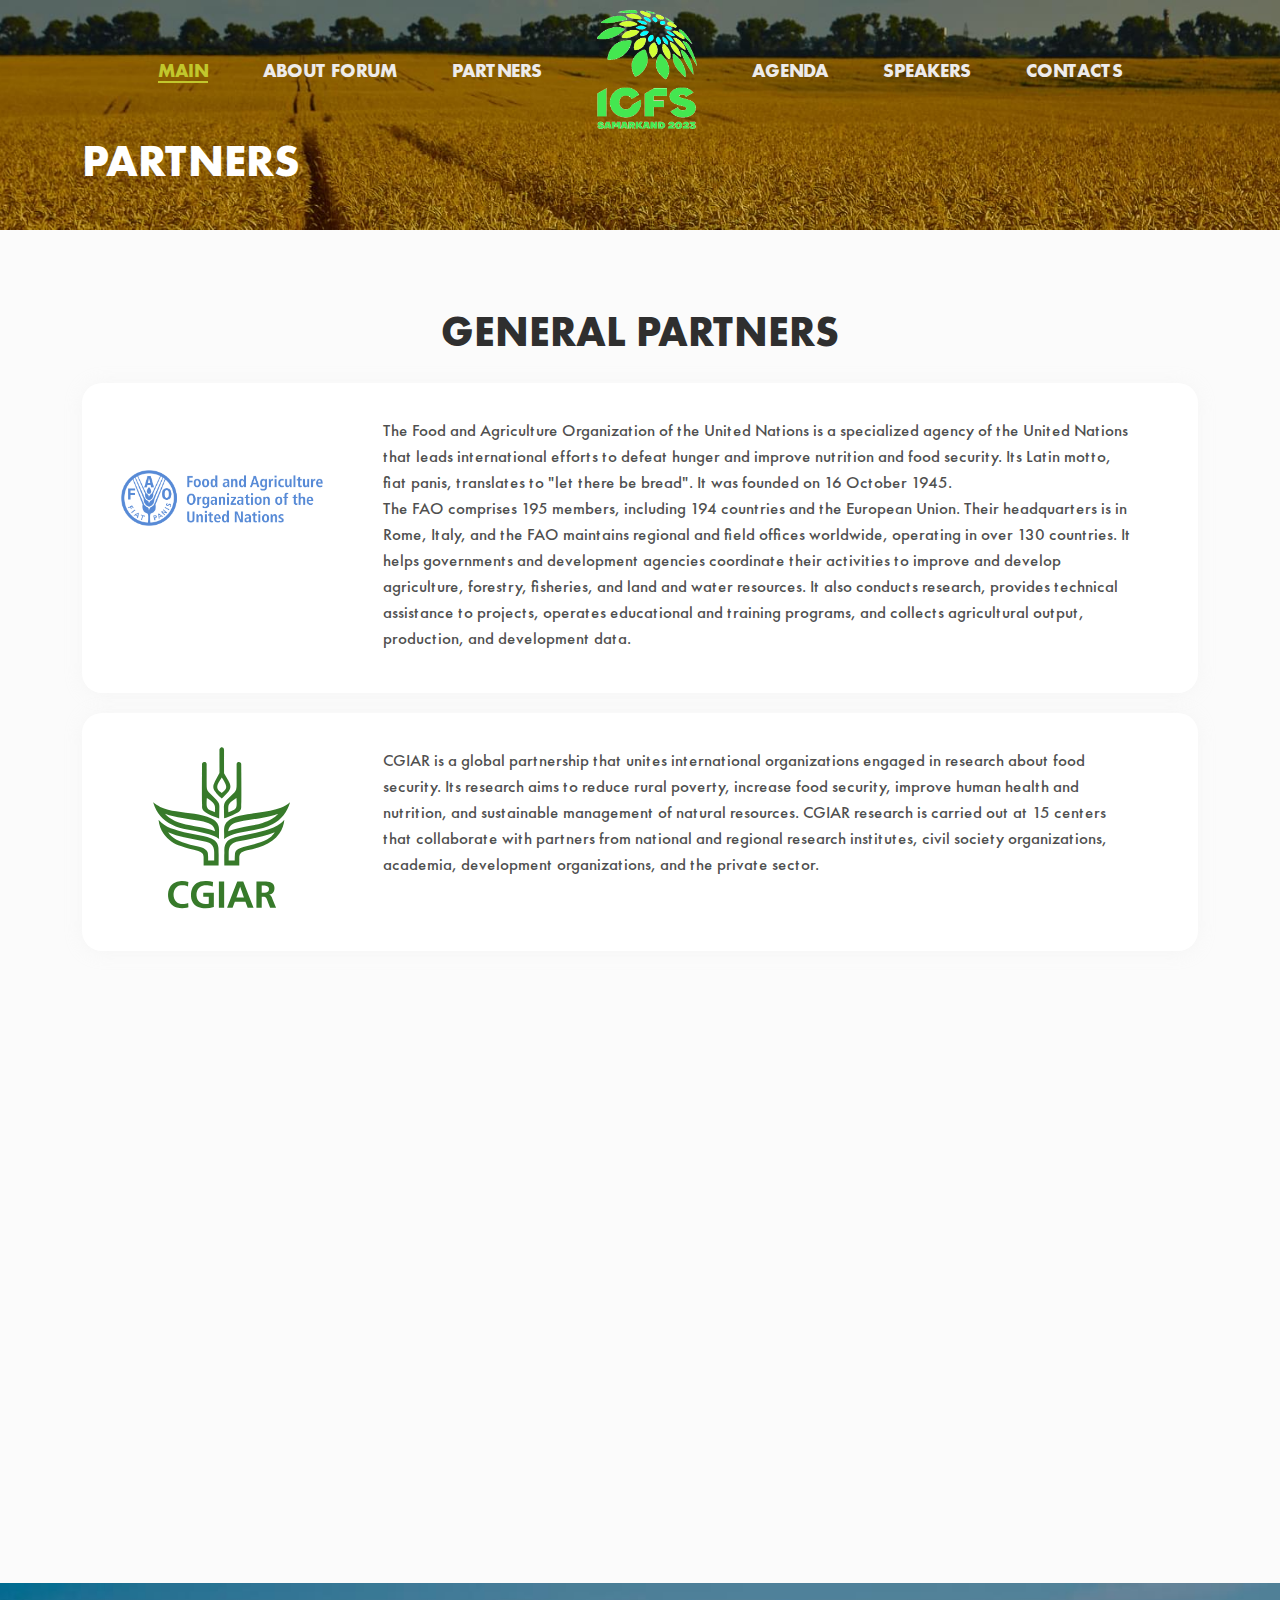
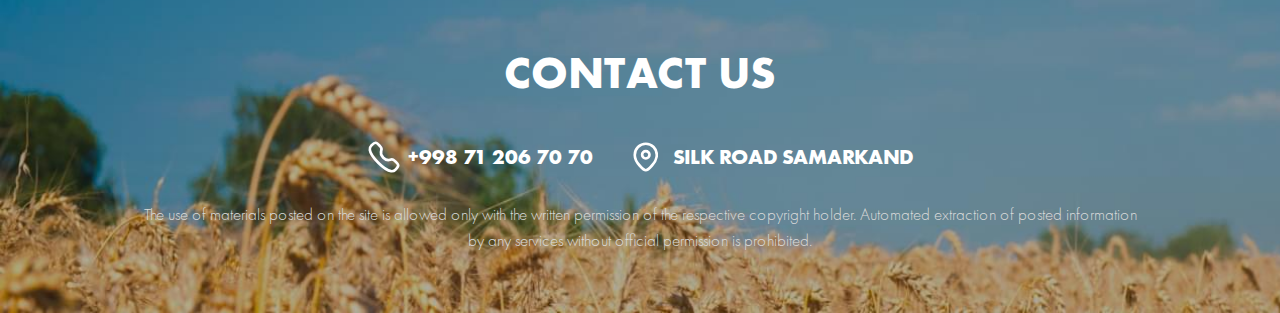
<file: partners.html>
<!DOCTYPE html>
<html lang="en">

<head>
    <meta charset="UTF-8">
    <meta http-equiv="X-UA-Compatible" content="IE=edge">
    <meta name="viewport" content="width=device-width, initial-scale=1.0">
    <title>ICFS 2023</title>
    <link rel="shortcut icon" href="../images/logo.png" type="image/x-icon" />
    <link rel="stylesheet" href="https://cdnjs.cloudflare.com/ajax/libs/font-awesome/6.4.0/css/all.min.css">
    <link rel="stylesheet" href="https://cdn.korzh.com/metroui/v4/css/metro-all.min.css">
    <link rel="stylesheet" href="css/style.min.css">
</head>

<body>

    <header class="header">
        <div class="container">
            <div class="header__wrapper">

                <nav class="menu">
                    <button class="close"></button>
                    <div class="menu__wrapper">
                        <a class="logo-mobile" href="index.html">
                            <img src="images/logo.png" alt="logo">
                        </a>
                        <ul class="menu__list">
                            <li class="menu__list-item">
                                <a class="menu__list-link active" href="index.html">
                                    MAIN
                                </a>
                            </li>
                            <li class="menu__list-item">
                                <a class="menu__list-link" href="about.html">
                                    ABOUT FORUM
                                </a>
                            </li>
                            <li class="menu__list-item">
                                <a class="menu__list-link" href="partners.html">
                                    PARTNERS
                                </a>
                            </li>
                            <a class="logo" href="index.html">
                                <img src="images/logo.png" alt="logo">
                            </a>
                            <li class="menu__list-item">
                                <a class="menu__list-link" href="agenda.html">
                                    AGENDA
                                </a>
                            </li>
                            <li class="menu__list-item">
                                <a class="menu__list-link" href="speakers.html">
                                    SPEAKERS
                                </a>
                            </li>
                            <li class="menu__list-item">
                                <a class="menu__list-link" href="contacts.html">
                                    CONTACTS
                                </a>
                            </li>
                        </ul>

                    </div>
                </nav>
                <div class="burger__btn">
                    <span></span>
                    <span></span>
                    <span></span>
                </div>
            </div>
        </div>
    </header>

<main class="main">
    <section class="section__header">
        <div class="section__header-wrapper">
            <div class="section__header-img">
                <img src="images/partners-img.jpg" alt="section partners header">
            </div>
            <div class="container">
                <h1 class="section__header-title title">
                    Partners
                </h1>
            </div>
        </div>
    </section>

    <section class="partners">
        <div class="container">
            <div class="partners__wrapper">
                <h1 class="partners__title page__title">
                    GENERAL PARTNERS
                </h1>
                <div class="row">
                    <div class="col-lg-12">
                        <div class="partners__item">
                            <div class="partners__img">
                                <img src="images/FaAO.png" alt="european-bank">
                            </div>
                            <div class="partners__text-cover">
                                <p class="partners__text">
                                    The Food and Agriculture Organization of the United Nations is a specialized agency
                                    of the United Nations that leads international efforts to defeat hunger and improve
                                    nutrition and food security. Its Latin motto, fiat panis, translates to "let there
                                    be bread". It was founded on 16 October 1945.
                                </p>
                                <p class="partners__text">
                                    The FAO comprises 195 members, including 194 countries and the European Union. Their
                                    headquarters is in Rome, Italy, and the FAO maintains regional and field offices
                                    worldwide, operating in over 130 countries. It helps governments and development
                                    agencies coordinate their activities to improve and develop agriculture, forestry,
                                    fisheries, and land and water resources. It also conducts research, provides
                                    technical assistance to projects, operates educational and training programs, and
                                    collects agricultural output, production, and development data.
                                </p>
                            </div>
                        </div>
                    </div>

                    <div class="col-lg-12">
                        <div class="partners__item">
                            <div class="partners__img">
                                <img src="images/CGIAR-logo.svg" alt="european-bank">
                            </div>
                            <div class="partners__text-cover">
                                <p class="partners__text">
                                    CGIAR is a global partnership that unites international organizations engaged in
                                    research about food security. Its research aims to reduce rural poverty, increase
                                    food security, improve human health and nutrition, and sustainable management of
                                    natural resources. CGIAR research is carried out at 15 centers that collaborate with
                                    partners from national and regional research institutes, civil society
                                    organizations, academia, development organizations, and the private sector.
                                </p>
                            </div>
                        </div>
                    </div>
                </div>
            </div>
        </div>
    </section>
</main>

<footer class="footer">

    <div class="container">

        <div class="footer__wrapper">

            <h1 class="footer__title title">

                CONTACT US

            </h1>

            <div class="footer__contact">

                <a class="footer__contact-link" href="tel:998712067070">+998 71 206 70 70</a>

                <a class="footer__contact-link location" href="#">SILK ROAD SAMARKAND</a>

            </div>

            <p class="footer__text">

                The use of materials posted on the site is allowed only with the written permission of the respective

                copyright holder.

                Automated extraction of posted information by any services without official permission is prohibited.

            </p>

        </div>

</footer>



<script src="https://ajax.googleapis.com/ajax/libs/jquery/3.7.0/jquery.min.js"></script>

<script src="https://cdn.korzh.com/metroui/v4/js/metro.min.js"></script>

<script src="js/main.min.js"></script>

</body>



</html>
</file>
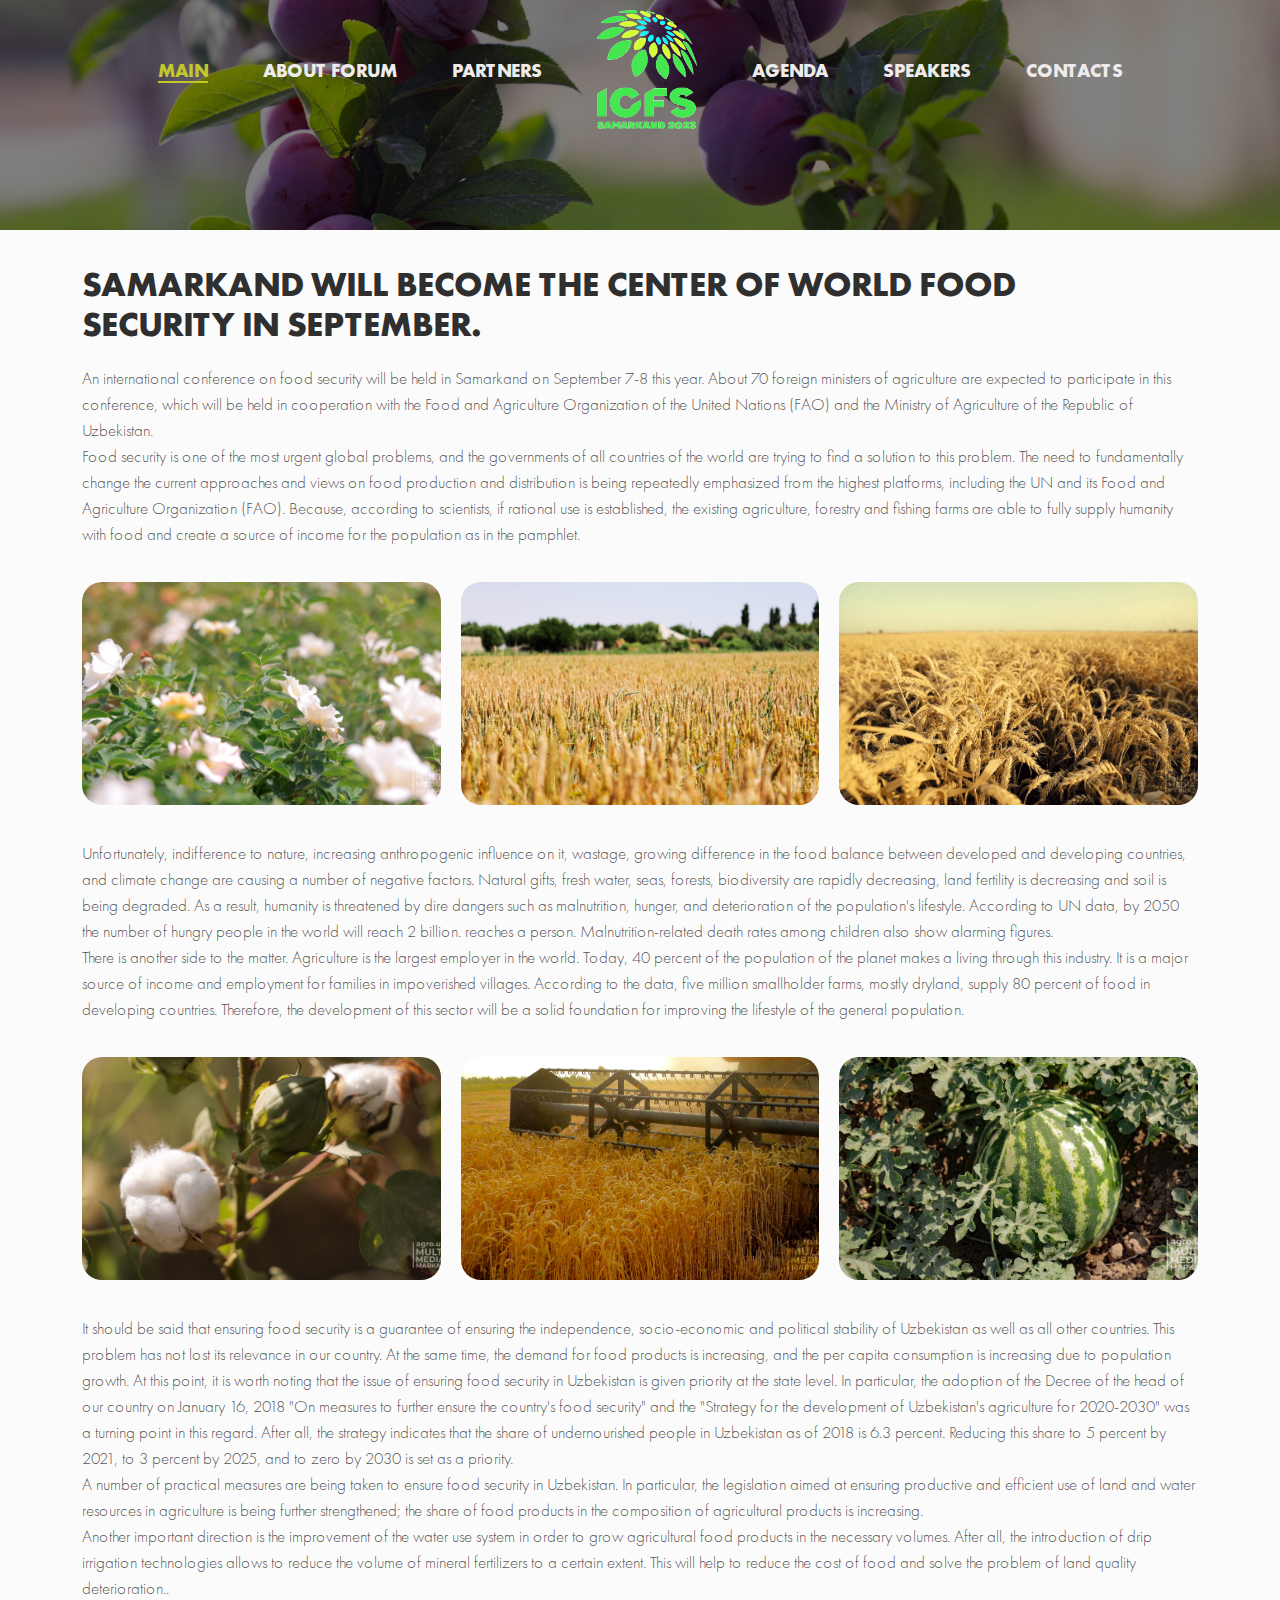
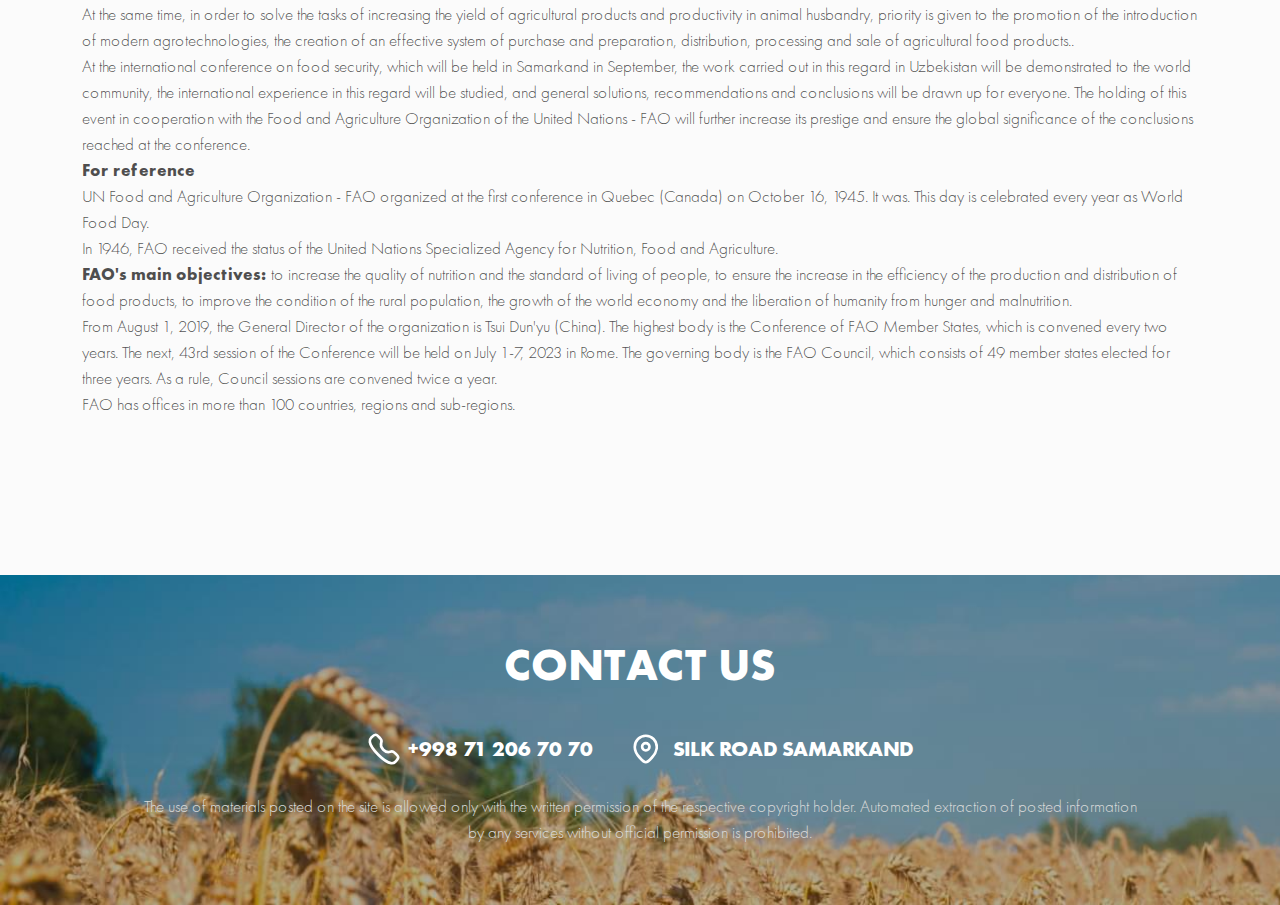
<file: press_release-1.html>
<!DOCTYPE html>
<html lang="en">

<head>
    <meta charset="UTF-8">
    <meta http-equiv="X-UA-Compatible" content="IE=edge">
    <meta name="viewport" content="width=device-width, initial-scale=1.0">
    <title>ICFS 2023</title>
    <link rel="shortcut icon" href="../images/logo.png" type="image/x-icon" />
    <link rel="stylesheet" href="https://cdnjs.cloudflare.com/ajax/libs/font-awesome/6.4.0/css/all.min.css">
    <link rel="stylesheet" href="https://cdn.korzh.com/metroui/v4/css/metro-all.min.css">
    <link rel="stylesheet" href="css/style.min.css">
</head>

<body>

    <header class="header">
        <div class="container">
            <div class="header__wrapper">

                <nav class="menu">
                    <button class="close"></button>
                    <div class="menu__wrapper">
                        <a class="logo-mobile" href="index.html">
                            <img src="images/logo.png" alt="logo">
                        </a>
                        <ul class="menu__list">
                            <li class="menu__list-item">
                                <a class="menu__list-link active" href="index.html">
                                    MAIN
                                </a>
                            </li>
                            <li class="menu__list-item">
                                <a class="menu__list-link" href="about.html">
                                    ABOUT FORUM
                                </a>
                            </li>
                            <li class="menu__list-item">
                                <a class="menu__list-link" href="partners.html">
                                    PARTNERS
                                </a>
                            </li>
                            <a class="logo" href="index.html">
                                <img src="images/logo.png" alt="logo">
                            </a>
                            <li class="menu__list-item">
                                <a class="menu__list-link" href="agenda.html">
                                    AGENDA
                                </a>
                            </li>
                            <li class="menu__list-item">
                                <a class="menu__list-link" href="speakers.html">
                                    SPEAKERS
                                </a>
                            </li>
                            <li class="menu__list-item">
                                <a class="menu__list-link" href="contacts.html">
                                    CONTACTS
                                </a>
                            </li>
                        </ul>

                    </div>
                </nav>
                <div class="burger__btn">
                    <span></span>
                    <span></span>
                    <span></span>
                </div>
            </div>
        </div>
    </header>

<main class="main">
    <section class="section__header">
        <div class="section__header-wrapper">
            <div class="section__header-img">
                <img class="press__release-banner" src="images/post-1-img-7.jpg" alt="section partners header">
            </div>
        </div>
    </section>
    <section class="post">
        <div class="container">
            <div class="post__wrapper">
                <h1 class="post__title">
                    Samarkand will become the center of world food security in September.
                </h1>
                <p class="post__text">
                    An international conference on food security will be held in Samarkand on September 7-8 this year.
                    About 70 foreign ministers of agriculture are expected to participate in this conference, which will
                    be held in cooperation with the Food and Agriculture Organization of the United Nations (FAO) and
                    the Ministry of Agriculture of the Republic of Uzbekistan.
                </p>
                <p class="post__text">
                    Food security is one of the most urgent global problems, and the governments of all countries of the
                    world are trying to find a solution to this problem. The need to fundamentally change the current
                    approaches and views on food production and distribution is being repeatedly emphasized from the
                    highest platforms, including the UN and its Food and Agriculture Organization (FAO). Because,
                    according to scientists, if rational use is established, the existing agriculture, forestry and
                    fishing farms are able to fully supply humanity with food and create a source of income for the
                    population as in the pamphlet.
                </p>

                <div class="post__img-cover">
                    <div class="post__img">
                        <img src="images/post-1-img-1.jpg" alt="">
                    </div>
                    <div class="post__img">
                        <img src="images/post-1-img-2.jpg" alt="">
                    </div>
                    <div class="post__img">
                        <img src="images/post-1-img-3.png" alt="">
                    </div>
                </div>

                <p class="post__text">
                    Unfortunately, indifference to nature, increasing anthropogenic influence on it, wastage, growing
                    difference in the food balance between developed and developing countries, and climate change are
                    causing a number of negative factors. Natural gifts, fresh water, seas, forests, biodiversity are
                    rapidly decreasing, land fertility is decreasing and soil is being degraded.
                    As a result, humanity is threatened by dire dangers such as malnutrition, hunger, and deterioration
                    of the population's lifestyle. According to UN data, by 2050 the number of hungry people in the
                    world will reach 2 billion. reaches a person. Malnutrition-related death rates among children also
                    show alarming figures.
                </p>
                <p class="post__text">
                    There is another side to the matter. Agriculture is the largest employer in the world. Today, 40
                    percent of the population of the planet makes a living through this industry. It is a major source
                    of income and employment for families in impoverished villages. According to the data, five million
                    smallholder farms, mostly dryland, supply 80 percent of food in developing countries. Therefore, the
                    development of this sector will be a solid foundation for improving the lifestyle of the general
                    population.
                </p>

                <div class="post__img-cover">
                    <div class="post__img">
                        <img src="images/post-1-img-4.jpg" alt="">
                    </div>
                    <div class="post__img">
                        <img src="images/post-1-img-5.jpg" alt="">
                    </div>
                    <div class="post__img">
                        <img src="images/post-1-img-6.jpg" alt="">
                    </div>
                </div>

                <p class="post__text">
                    It should be said that ensuring food security is a guarantee of ensuring the independence,
                    socio-economic and political stability of Uzbekistan as well as all other countries. This problem
                    has not lost its relevance in our country. At the same time, the demand for food products is
                    increasing, and the per capita consumption is increasing due to population growth.
                    At this point, it is worth noting that the issue of ensuring food security in Uzbekistan is given
                    priority at the state level. In particular, the adoption of the Decree of the head of our country on
                    January 16, 2018 "On measures to further ensure the country's food security" and the "Strategy for
                    the development of Uzbekistan's agriculture for 2020-2030" was a turning point in this regard.
                    After all, the strategy indicates that the share of undernourished people in Uzbekistan as of 2018
                    is 6.3 percent. Reducing this share to 5 percent by 2021, to 3 percent by 2025, and to zero by 2030
                    is set as a priority.
                </p>
                <p class="post__text">
                    A number of practical measures are being taken to ensure food security in Uzbekistan. In particular,
                    the legislation aimed at ensuring productive and efficient use of land and water resources in
                    agriculture is being further strengthened; the share of food products in the composition of
                    agricultural products is increasing.
                </p>
                <p class="post__text">
                    Another important direction is the improvement of the water use system in order to grow agricultural
                    food products in the necessary volumes. After all, the introduction of drip irrigation technologies
                    allows to reduce the volume of mineral fertilizers to a certain extent. This will help to reduce the
                    cost of food and solve the problem of land quality deterioration..
                </p>
                <p class="post__text">
                    At the same time, in order to solve the tasks of increasing the yield of agricultural products and
                    productivity in animal husbandry, priority is given to the promotion of the introduction of modern
                    agrotechnologies, the creation of an effective system of purchase and preparation, distribution,
                    processing and sale of agricultural food products..
                </p>
                <p class="post__text">
                    At the international conference on food security, which will be held in Samarkand in September, the
                    work carried out in this regard in Uzbekistan will be demonstrated to the world community, the
                    international experience in this regard will be studied, and general solutions, recommendations and
                    conclusions will be drawn up for everyone. The holding of this event in cooperation with the Food
                    and Agriculture Organization of the United Nations - FAO will further increase its prestige and
                    ensure the global significance of the conclusions reached at the conference.
                </p>
                <strong>For reference</strong> <br>
                <p class="post__text">
                    UN Food and Agriculture Organization - FAO organized at the first conference in Quebec (Canada) on
                    October 16, 1945. It was. This day is celebrated every year as World Food Day.
                </p>
                <p class="post__text">
                    In 1946, FAO received the status of the United Nations Specialized Agency for Nutrition, Food and
                    Agriculture.
                </p>
                <p class="post__text">
                    <strong> FAO's main objectives:</strong> to increase the quality of nutrition and the standard of
                    living of people, to
                    ensure the increase in the efficiency of the production and distribution of food products, to
                    improve
                    the condition of the rural population, the growth of the world economy and the liberation of
                    humanity
                    from hunger and malnutrition.
                </p>


                <p class="post__text">
                    From August 1, 2019, the General Director of the organization is Tsui Dun'yu (China). The highest
                    body is the Conference of FAO Member States, which is convened every two years. The next, 43rd
                    session of the Conference will be held on July 1-7, 2023 in Rome. The governing body is the FAO
                    Council, which consists of 49 member states elected for three years. As a rule, Council sessions are
                    convened twice a year.
                </p>

                <p class="post__text">
                    FAO has offices in more than 100 countries, regions and sub-regions.
                </p>
            </div>
        </div>
    </section>
</main>

<footer class="footer">

    <div class="container">

        <div class="footer__wrapper">

            <h1 class="footer__title title">

                CONTACT US

            </h1>

            <div class="footer__contact">

                <a class="footer__contact-link" href="tel:998712067070">+998 71 206 70 70</a>

                <a class="footer__contact-link location" href="#">SILK ROAD SAMARKAND</a>

            </div>

            <p class="footer__text">

                The use of materials posted on the site is allowed only with the written permission of the respective

                copyright holder.

                Automated extraction of posted information by any services without official permission is prohibited.

            </p>

        </div>

</footer>



<script src="https://ajax.googleapis.com/ajax/libs/jquery/3.7.0/jquery.min.js"></script>

<script src="https://cdn.korzh.com/metroui/v4/js/metro.min.js"></script>

<script src="js/main.min.js"></script>

</body>



</html>
</file>
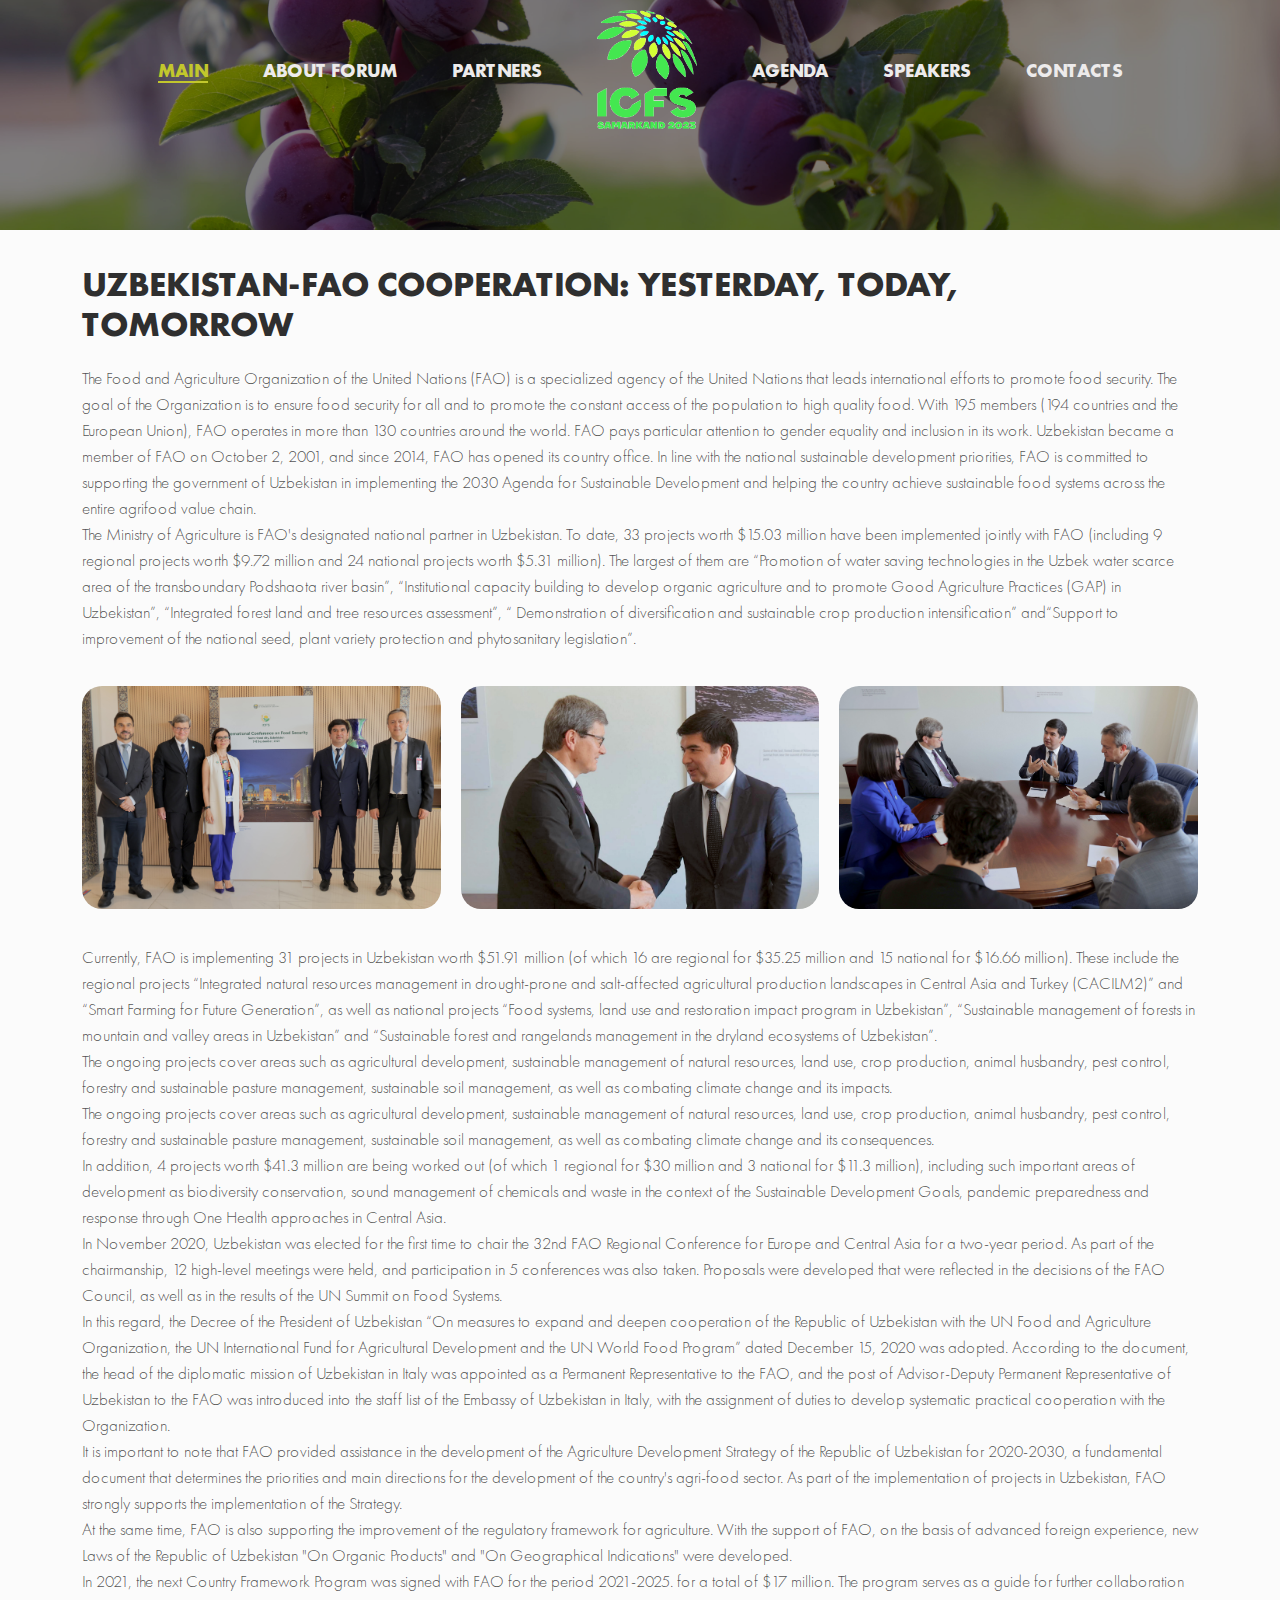
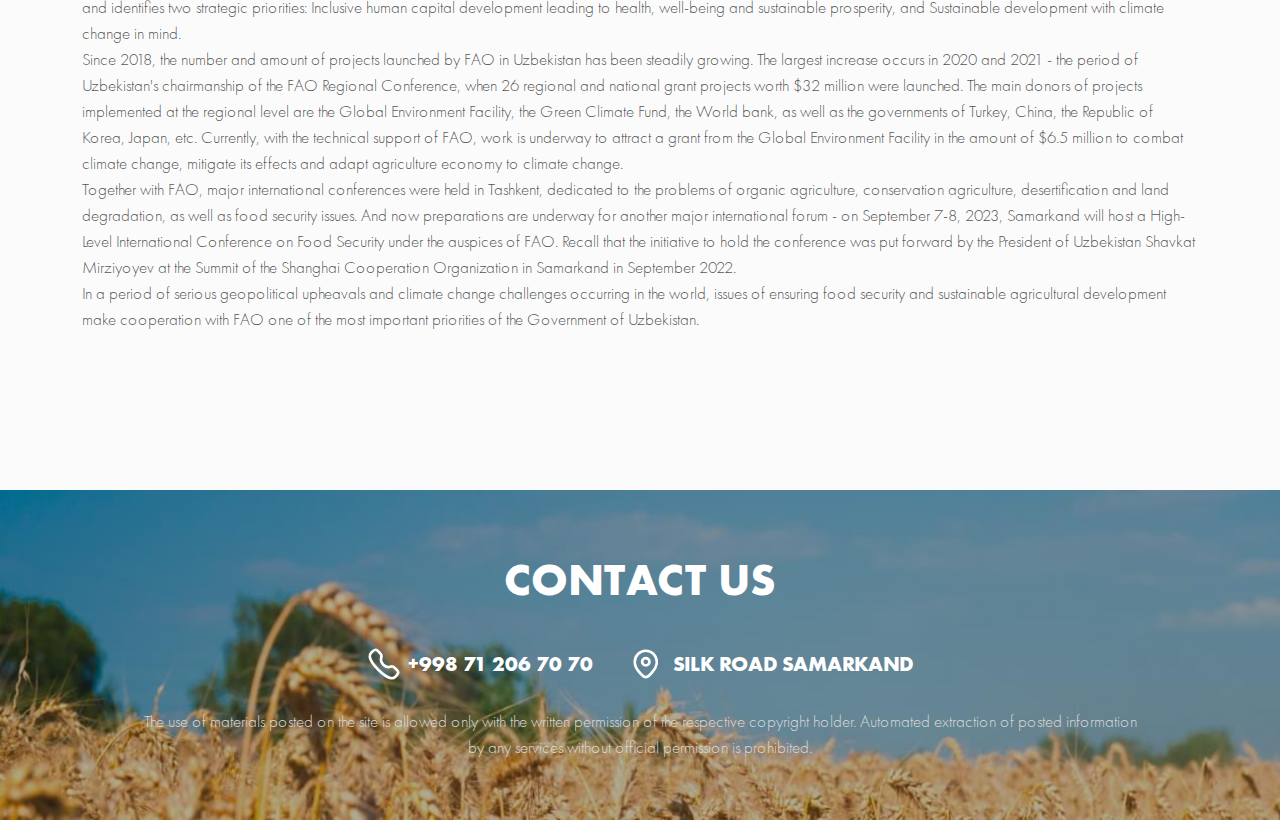
<file: press_release-2.html>
<!DOCTYPE html>
<html lang="en">

<head>
    <meta charset="UTF-8">
    <meta http-equiv="X-UA-Compatible" content="IE=edge">
    <meta name="viewport" content="width=device-width, initial-scale=1.0">
    <title>ICFS 2023</title>
    <link rel="shortcut icon" href="../images/logo.png" type="image/x-icon" />
    <link rel="stylesheet" href="https://cdnjs.cloudflare.com/ajax/libs/font-awesome/6.4.0/css/all.min.css">
    <link rel="stylesheet" href="https://cdn.korzh.com/metroui/v4/css/metro-all.min.css">
    <link rel="stylesheet" href="css/style.min.css">
</head>

<body>

    <header class="header">
        <div class="container">
            <div class="header__wrapper">

                <nav class="menu">
                    <button class="close"></button>
                    <div class="menu__wrapper">
                        <a class="logo-mobile" href="index.html">
                            <img src="images/logo.png" alt="logo">
                        </a>
                        <ul class="menu__list">
                            <li class="menu__list-item">
                                <a class="menu__list-link active" href="index.html">
                                    MAIN
                                </a>
                            </li>
                            <li class="menu__list-item">
                                <a class="menu__list-link" href="about.html">
                                    ABOUT FORUM
                                </a>
                            </li>
                            <li class="menu__list-item">
                                <a class="menu__list-link" href="partners.html">
                                    PARTNERS
                                </a>
                            </li>
                            <a class="logo" href="index.html">
                                <img src="images/logo.png" alt="logo">
                            </a>
                            <li class="menu__list-item">
                                <a class="menu__list-link" href="agenda.html">
                                    AGENDA
                                </a>
                            </li>
                            <li class="menu__list-item">
                                <a class="menu__list-link" href="speakers.html">
                                    SPEAKERS
                                </a>
                            </li>
                            <li class="menu__list-item">
                                <a class="menu__list-link" href="contacts.html">
                                    CONTACTS
                                </a>
                            </li>
                        </ul>

                    </div>
                </nav>
                <div class="burger__btn">
                    <span></span>
                    <span></span>
                    <span></span>
                </div>
            </div>
        </div>
    </header>

<main class="main">
    <section class="section__header">
        <div class="section__header-wrapper">
            <div class="section__header-img">
                <img class="press__release-banner" src="images/post-1-img-7.jpg" alt="section partners header">
            </div>
        </div>
    </section>
    <section class="post">
        <div class="container">
            <div class="post__wrapper">
                <h1 class="post__title">
                    Uzbekistan-FAO Cooperation: Yesterday, Today, Tomorrow
                </h1>
                <p class="post__text">
                    The Food and Agriculture Organization of the United Nations (FAO) is a specialized agency of the
                    United Nations that leads international efforts to promote food security. The goal of the
                    Organization is to ensure food security for all and to promote the constant access of the population
                    to high quality food. With 195 members (194 countries and the European Union), FAO operates in more
                    than 130 countries around the world. FAO pays particular attention to gender equality and inclusion
                    in its work. Uzbekistan became a member of FAO on October 2, 2001, and since 2014, FAO has opened
                    its country office. In line with the national sustainable development priorities, FAO is committed
                    to supporting the government of Uzbekistan in implementing the 2030 Agenda for Sustainable
                    Development and helping the country achieve sustainable food systems across the entire agrifood
                    value chain.
                </p>
                <p class="post__text">
                    The Ministry of Agriculture is FAO's designated national partner in Uzbekistan. To date, 33 projects
                    worth $15.03 million have been implemented jointly with FAO (including 9 regional projects worth
                    $9.72 million and 24 national projects worth $5.31 million). The largest of them are “Promotion of
                    water saving technologies in the Uzbek water scarce area of the transboundary Podshaota river
                    basin”, “Institutional capacity building to develop organic agriculture and to promote Good
                    Agriculture Practices (GAP) in Uzbekistan”, “Integrated forest land and tree resources assessment”,
                    “ Demonstration of diversification and sustainable crop production intensification” and“Support to
                    improvement of the national seed, plant variety protection and phytosanitary legislation”.
                </p>
                <div class="post__img-cover">
                    <div class="post__img">
                        <img src="images/post-2-img-1.jpg" alt="">
                    </div>
                    <div class="post__img">
                        <img src="images/post-2-img-2.jpg" alt="">
                    </div>
                    <div class="post__img">
                        <img src="images/post-2-img-3.jpg" alt="">
                    </div>
                </div>

                <p class="post__text">
                    Currently, FAO is implementing 31 projects in Uzbekistan worth $51.91 million (of which 16 are
                    regional for $35.25 million and 15 national for $16.66 million). These include the regional projects
                    “Integrated natural resources management in drought-prone and salt-affected agricultural production
                    landscapes in Central Asia and Turkey (CACILM2)” and “Smart Farming for Future Generation”, as well
                    as national projects “Food systems, land use and restoration impact program in Uzbekistan”,
                    “Sustainable management of forests in mountain and valley areas in Uzbekistan” and “Sustainable
                    forest and rangelands management in the dryland ecosystems of Uzbekistan”.
                </p>
                <p class="post__text">
                    The ongoing projects cover areas such as agricultural development, sustainable management of natural
                    resources, land use, crop production, animal husbandry, pest control, forestry and sustainable
                    pasture management, sustainable soil management, as well as combating climate change and its
                    impacts.
                </p>
                <p class="post__text">
                    The ongoing projects cover areas such as agricultural development, sustainable management of natural
                    resources, land use, crop production, animal husbandry, pest control, forestry and sustainable
                    pasture management, sustainable soil management, as well as combating climate change and its
                    consequences.
                </p>
                <p class="post__text">
                    In addition, 4 projects worth $41.3 million are being worked out (of which 1 regional for $30
                    million and 3 national for $11.3 million), including such important areas of development as
                    biodiversity conservation, sound management of chemicals and waste in the context of the Sustainable
                    Development Goals, pandemic preparedness and response through One Health approaches in Central Asia.
                </p>
                <p class="post__text">
                    In November 2020, Uzbekistan was elected for the first time to chair the 32nd FAO Regional
                    Conference for Europe and Central Asia for a two-year period. As part of the chairmanship, 12
                    high-level meetings were held, and participation in 5 conferences was also taken. Proposals were
                    developed that were reflected in the decisions of the FAO Council, as well as in the results of the
                    UN Summit on Food Systems.
                </p>

                <p class="post__text">
                    In this regard, the Decree of the President of Uzbekistan “On measures to expand and deepen
                    cooperation of the Republic of Uzbekistan with the UN Food and Agriculture Organization, the UN
                    International Fund for Agricultural Development and the UN World Food Program” dated December 15,
                    2020 was adopted. According to the document, the head of the diplomatic mission of Uzbekistan in
                    Italy was appointed as a Permanent Representative to the FAO, and the post of Advisor-Deputy
                    Permanent Representative of Uzbekistan to the FAO was introduced into the staff list of the Embassy
                    of Uzbekistan in Italy, with the assignment of duties to develop systematic practical cooperation
                    with the Organization.
                </p>
                <p class="post__text">
                    It is important to note that FAO provided assistance in the development of the Agriculture
                    Development Strategy of the Republic of Uzbekistan for 2020-2030, a fundamental document that
                    determines the priorities and main directions for the development of the country's agri-food sector.
                    As part of the implementation of projects in Uzbekistan, FAO strongly supports the implementation of
                    the Strategy.
                </p>
                <p class="post__text">
                    At the same time, FAO is also supporting the improvement of the regulatory framework for
                    agriculture. With the support of FAO, on the basis of advanced foreign experience, new Laws of the
                    Republic of Uzbekistan "On Organic Products" and "On Geographical Indications" were developed.
                </p>

                <p class="post__text">
                    In 2021, the next Country Framework Program was signed with FAO for the period 2021-2025. for a
                    total of $17 million. The program serves as a guide for further collaboration and identifies two
                    strategic priorities: Inclusive human capital development leading to health, well-being and
                    sustainable prosperity, and Sustainable development with climate change in mind.
                </p>
                <p class="post__text">
                    Since 2018, the number and amount of projects launched by FAO in Uzbekistan has been steadily
                    growing. The largest increase occurs in 2020 and 2021 - the period of Uzbekistan's chairmanship of
                    the FAO Regional Conference, when 26 regional and national grant projects worth $32 million were
                    launched. The main donors of projects implemented at the regional level are the Global Environment
                    Facility, the Green Climate Fund, the World bank, as well as the governments of Turkey, China, the
                    Republic of Korea, Japan, etc. Currently, with the technical support of FAO, work is underway to
                    attract a grant from the Global Environment Facility in the amount of $6.5 million to combat climate
                    change, mitigate its effects and adapt agriculture economy to climate change.
                </p>

                <p class="post__text">
                    Together with FAO, major international conferences were held in Tashkent, dedicated to the problems
                    of organic agriculture, conservation agriculture, desertification and land degradation, as well as
                    food security issues. And now preparations are underway for another major international forum - on
                    September 7-8, 2023, Samarkand will host a High-Level International Conference on Food Security
                    under the auspices of FAO. Recall that the initiative to hold the conference was put forward by the
                    President of Uzbekistan Shavkat Mirziyoyev at the Summit of the Shanghai Cooperation Organization in
                    Samarkand in September 2022.
                </p>
                <p class="post__text">
                    In a period of serious geopolitical upheavals and climate change challenges occurring in the world,
                    issues of ensuring food security and sustainable agricultural development make cooperation with FAO
                    one of the most important priorities of the Government of Uzbekistan.
                </p>
            </div>
        </div>
        </div>
    </section>
</main>

<footer class="footer">

    <div class="container">

        <div class="footer__wrapper">

            <h1 class="footer__title title">

                CONTACT US

            </h1>

            <div class="footer__contact">

                <a class="footer__contact-link" href="tel:998712067070">+998 71 206 70 70</a>

                <a class="footer__contact-link location" href="#">SILK ROAD SAMARKAND</a>

            </div>

            <p class="footer__text">

                The use of materials posted on the site is allowed only with the written permission of the respective

                copyright holder.

                Automated extraction of posted information by any services without official permission is prohibited.

            </p>

        </div>

</footer>



<script src="https://ajax.googleapis.com/ajax/libs/jquery/3.7.0/jquery.min.js"></script>

<script src="https://cdn.korzh.com/metroui/v4/js/metro.min.js"></script>

<script src="js/main.min.js"></script>

</body>



</html>
</file>
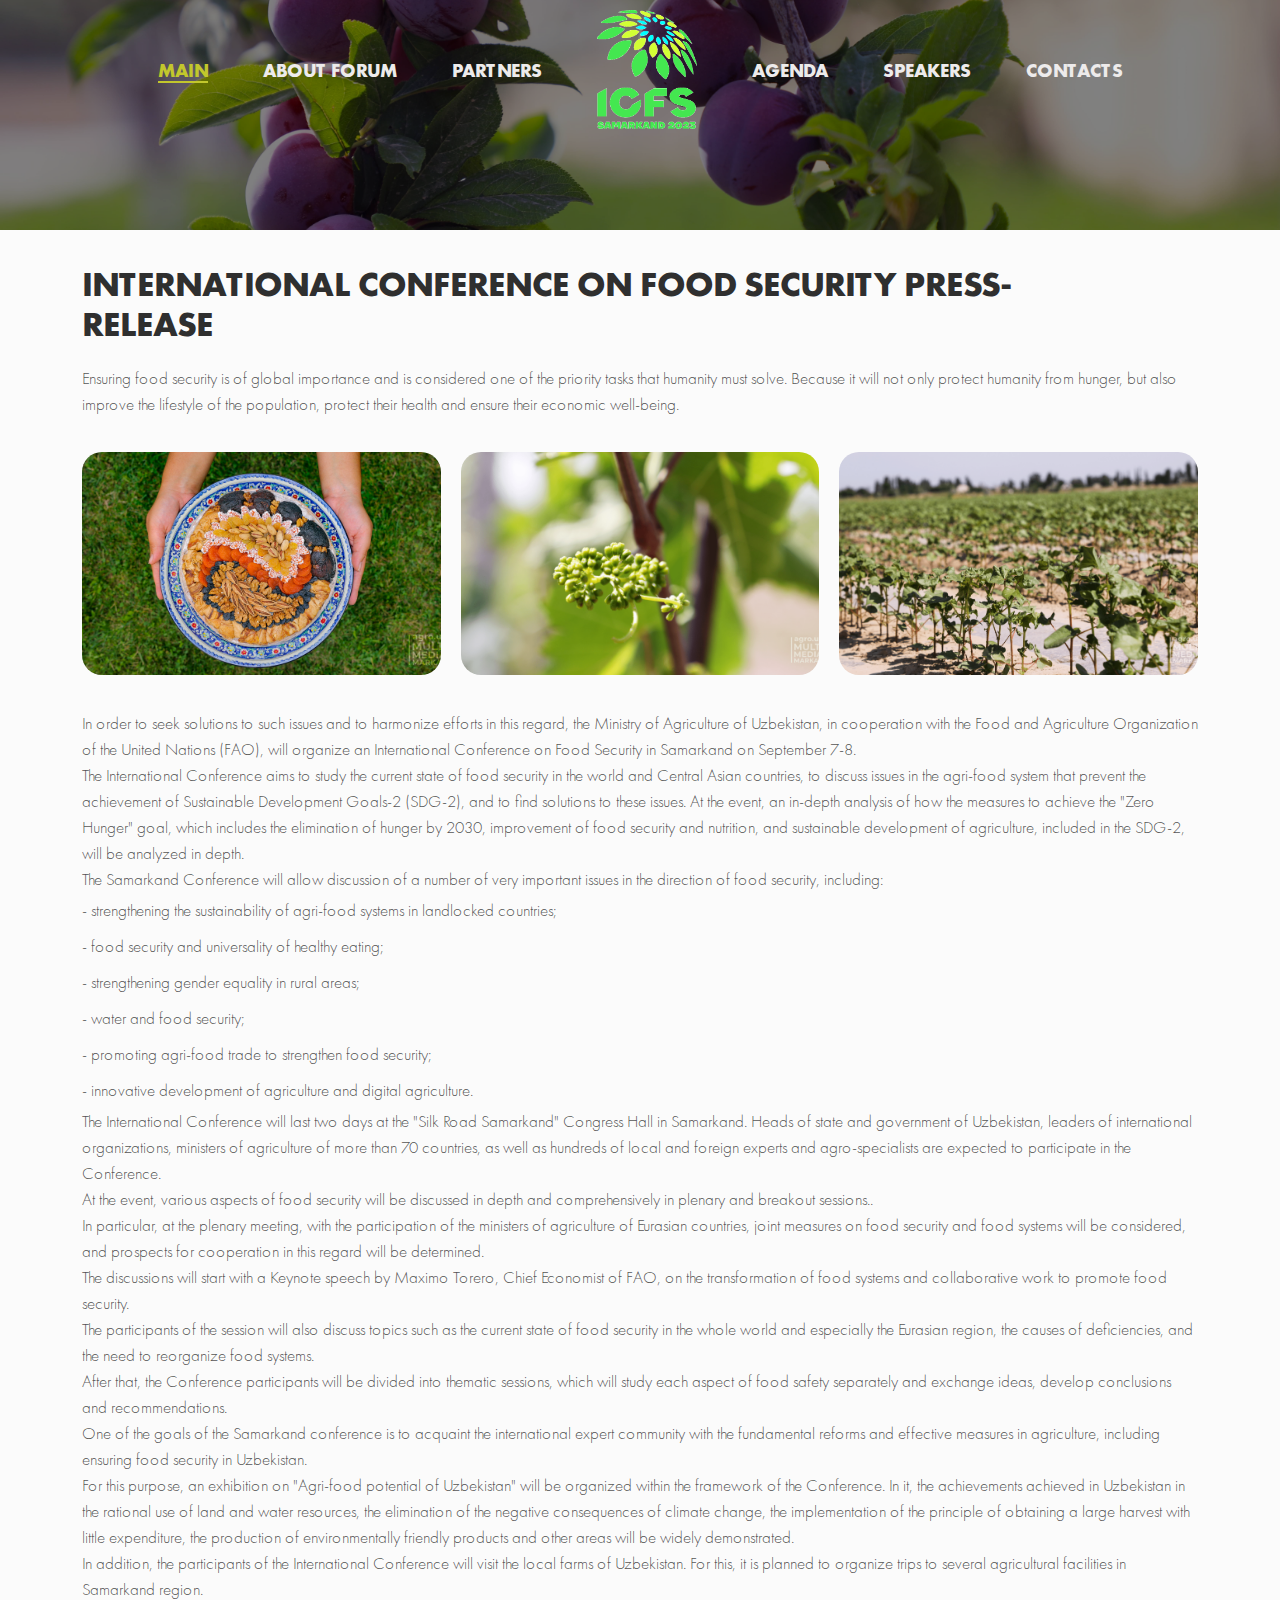
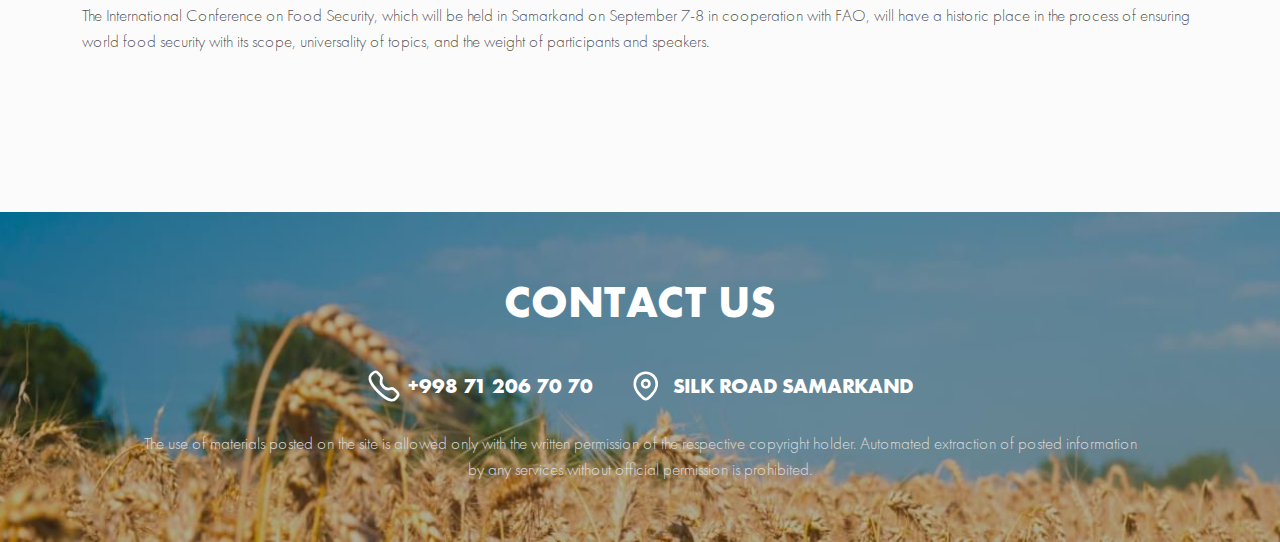
<file: press_release-3.html>
<!DOCTYPE html>
<html lang="en">

<head>
    <meta charset="UTF-8">
    <meta http-equiv="X-UA-Compatible" content="IE=edge">
    <meta name="viewport" content="width=device-width, initial-scale=1.0">
    <title>ICFS 2023</title>
    <link rel="shortcut icon" href="../images/logo.png" type="image/x-icon" />
    <link rel="stylesheet" href="https://cdnjs.cloudflare.com/ajax/libs/font-awesome/6.4.0/css/all.min.css">
    <link rel="stylesheet" href="https://cdn.korzh.com/metroui/v4/css/metro-all.min.css">
    <link rel="stylesheet" href="css/style.min.css">
</head>

<body>

    <header class="header">
        <div class="container">
            <div class="header__wrapper">

                <nav class="menu">
                    <button class="close"></button>
                    <div class="menu__wrapper">
                        <a class="logo-mobile" href="index.html">
                            <img src="images/logo.png" alt="logo">
                        </a>
                        <ul class="menu__list">
                            <li class="menu__list-item">
                                <a class="menu__list-link active" href="index.html">
                                    MAIN
                                </a>
                            </li>
                            <li class="menu__list-item">
                                <a class="menu__list-link" href="about.html">
                                    ABOUT FORUM
                                </a>
                            </li>
                            <li class="menu__list-item">
                                <a class="menu__list-link" href="partners.html">
                                    PARTNERS
                                </a>
                            </li>
                            <a class="logo" href="index.html">
                                <img src="images/logo.png" alt="logo">
                            </a>
                            <li class="menu__list-item">
                                <a class="menu__list-link" href="agenda.html">
                                    AGENDA
                                </a>
                            </li>
                            <li class="menu__list-item">
                                <a class="menu__list-link" href="speakers.html">
                                    SPEAKERS
                                </a>
                            </li>
                            <li class="menu__list-item">
                                <a class="menu__list-link" href="contacts.html">
                                    CONTACTS
                                </a>
                            </li>
                        </ul>

                    </div>
                </nav>
                <div class="burger__btn">
                    <span></span>
                    <span></span>
                    <span></span>
                </div>
            </div>
        </div>
    </header>

<main class="main">
    <section class="section__header">
        <div class="section__header-wrapper">
            <div class="section__header-img">
                <img class="press__release-banner" src="images/post-1-img-7.jpg" alt="section partners header">
            </div>
        </div>
    </section>
    <section class="post">
        <div class="container">
            <div class="post__wrapper">
                <h1 class="post__title">
                    INTERNATIONAL CONFERENCE ON FOOD SECURITY
                    PRESS-RELEASE
                </h1>
                <p class="post__text">
                    Ensuring food security is of global importance and is considered one of the priority tasks that
                    humanity must solve. Because it will not only protect humanity from hunger, but also improve the
                    lifestyle of the population, protect their health and ensure their economic well-being.
                </p>
                <div class="post__img-cover">
                    <div class="post__img">
                        <img src="images/post-3-img-1.jpg" alt="">
                    </div>
                    <div class="post__img">
                        <img src="images/post-3-img-2.png" alt="">
                    </div>
                    <div class="post__img">
                        <img src="images/post-3-img-3.png" alt="">
                    </div>
                </div>
                <p class="post__text">
                    In order to seek solutions to such issues and to harmonize efforts in this regard, the Ministry of
                    Agriculture of Uzbekistan, in cooperation with the Food and Agriculture Organization of the United
                    Nations (FAO), will organize an International Conference on Food Security in Samarkand on September
                    7-8.
                </p>
                <p class="post__text">
                    The International Conference aims to study the current state of food security in the world and
                    Central Asian countries, to discuss issues in the agri-food system that prevent the achievement of
                    Sustainable Development Goals-2 (SDG-2), and to find solutions to these issues. At the event, an
                    in-depth analysis of how the measures to achieve the "Zero Hunger" goal, which includes the
                    elimination of hunger by 2030, improvement of food security and nutrition, and sustainable
                    development of agriculture, included in the SDG-2, will be analyzed in depth.
                </p>
                <p class="post__text">
                    The Samarkand Conference will allow discussion of a number of very important issues in the direction
                    of food security, including:
                </p>
                <ul class="post__list">
                    <li>
                        - strengthening the sustainability of agri-food systems in landlocked countries;
                    </li>
                    <li>
                        - food security and universality of healthy eating;
                    </li>
                    <li>
                        - strengthening gender equality in rural areas;
                    </li>
                    <li>
                        - water and food security;
                    </li>
                    <li>
                        - promoting agri-food trade to strengthen food security;
                    </li>
                    <li>
                        - innovative development of agriculture and digital agriculture.
                    </li>
                </ul>
                <p class="post__text">
                    The International Conference will last two days at the "Silk Road Samarkand" Congress Hall in
                    Samarkand. Heads of state and government of Uzbekistan, leaders of international organizations,
                    ministers of agriculture of more than 70 countries, as well as hundreds of local and foreign experts
                    and agro-specialists are expected to participate in the Conference.
                </p>
                <p class="post__text">
                    At the event, various aspects of food security will be discussed in depth and comprehensively in
                    plenary and breakout sessions..
                </p>
                <p class="post__text">
                    In particular, at the plenary meeting, with the participation of the ministers of agriculture of
                    Eurasian countries, joint measures on food security and food systems will be considered, and
                    prospects for cooperation in this regard will be determined.
                </p>
                <p class="post__text">
                    The discussions will start with a Keynote speech by Maximo Torero, Chief Economist of FAO, on the
                    transformation of food systems and collaborative work to promote food security.
                </p>
                <p class="post__text">
                    The participants of the session will also discuss topics such as the current state of food security
                    in the whole world and especially the Eurasian region, the causes of deficiencies, and the need to
                    reorganize food systems.
                </p>
                <p class="post__text">
                    After that, the Conference participants will be divided into thematic sessions, which will study
                    each aspect of food safety separately and exchange ideas, develop conclusions and recommendations.
                </p>
                <p class="post__text">
                    One of the goals of the Samarkand conference is to acquaint the international expert community with
                    the fundamental reforms and effective measures in agriculture, including ensuring food security in
                    Uzbekistan.
                </p>
                <p class="post__text">
                    For this purpose, an exhibition on "Agri-food potential of Uzbekistan" will be organized within the
                    framework of the Conference. In it, the achievements achieved in Uzbekistan in the rational use of
                    land and water resources, the elimination of the negative consequences of climate change, the
                    implementation of the principle of obtaining a large harvest with little expenditure, the production
                    of environmentally friendly products and other areas will be widely demonstrated.
                </p>
                <p class="post__text">
                    In addition, the participants of the International Conference will visit the local farms of
                    Uzbekistan. For this, it is planned to organize trips to several agricultural facilities in
                    Samarkand region.
                </p>
                <p class="post__text">
                    The International Conference on Food Security, which will be held in Samarkand on September 7-8 in
                    cooperation with FAO, will have a historic place in the process of ensuring world food security with
                    its scope, universality of topics, and the weight of participants and speakers.
                </p>
            </div>
        </div>
    </section>
</main>

<footer class="footer">

    <div class="container">

        <div class="footer__wrapper">

            <h1 class="footer__title title">

                CONTACT US

            </h1>

            <div class="footer__contact">

                <a class="footer__contact-link" href="tel:998712067070">+998 71 206 70 70</a>

                <a class="footer__contact-link location" href="#">SILK ROAD SAMARKAND</a>

            </div>

            <p class="footer__text">

                The use of materials posted on the site is allowed only with the written permission of the respective

                copyright holder.

                Automated extraction of posted information by any services without official permission is prohibited.

            </p>

        </div>

</footer>



<script src="https://ajax.googleapis.com/ajax/libs/jquery/3.7.0/jquery.min.js"></script>

<script src="https://cdn.korzh.com/metroui/v4/js/metro.min.js"></script>

<script src="js/main.min.js"></script>

</body>



</html>
</file>
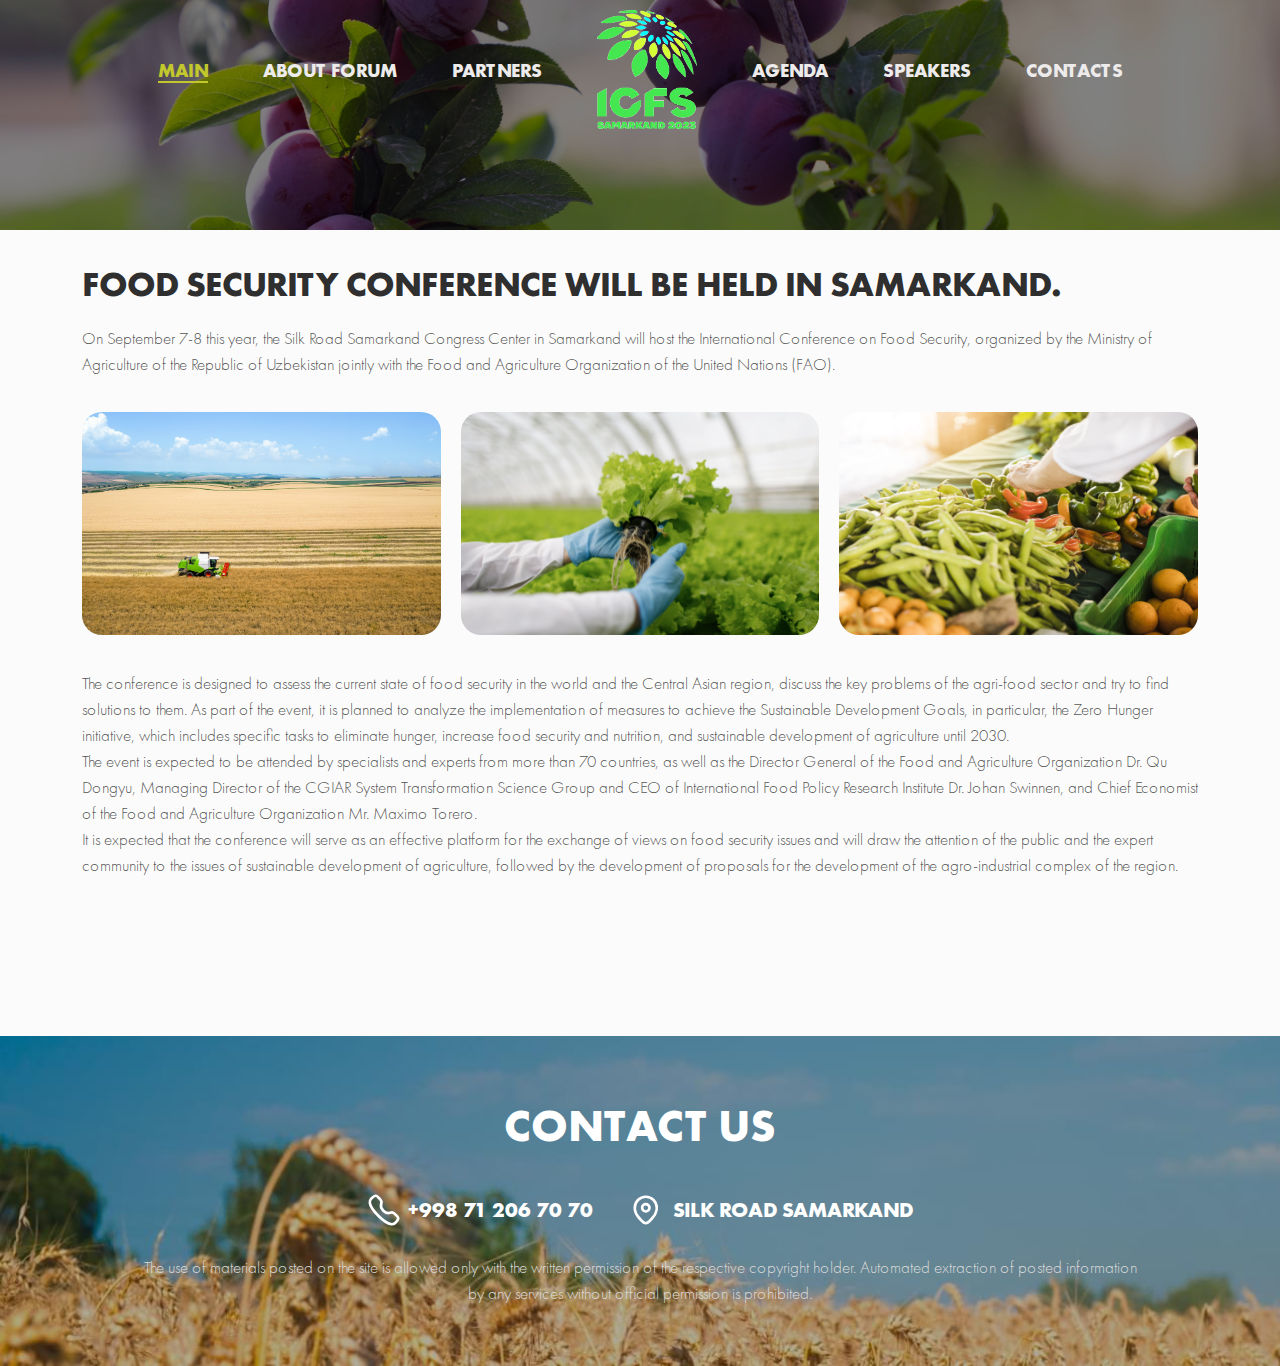
<file: press_release-4.html>
<!DOCTYPE html>
<html lang="en">

<head>
    <meta charset="UTF-8">
    <meta http-equiv="X-UA-Compatible" content="IE=edge">
    <meta name="viewport" content="width=device-width, initial-scale=1.0">
    <title>ICFS 2023</title>
    <link rel="shortcut icon" href="../images/logo.png" type="image/x-icon" />
    <link rel="stylesheet" href="https://cdnjs.cloudflare.com/ajax/libs/font-awesome/6.4.0/css/all.min.css">
    <link rel="stylesheet" href="https://cdn.korzh.com/metroui/v4/css/metro-all.min.css">
    <link rel="stylesheet" href="css/style.min.css">
</head>

<body>

    <header class="header">
        <div class="container">
            <div class="header__wrapper">

                <nav class="menu">
                    <button class="close"></button>
                    <div class="menu__wrapper">
                        <a class="logo-mobile" href="index.html">
                            <img src="images/logo.png" alt="logo">
                        </a>
                        <ul class="menu__list">
                            <li class="menu__list-item">
                                <a class="menu__list-link active" href="index.html">
                                    MAIN
                                </a>
                            </li>
                            <li class="menu__list-item">
                                <a class="menu__list-link" href="about.html">
                                    ABOUT FORUM
                                </a>
                            </li>
                            <li class="menu__list-item">
                                <a class="menu__list-link" href="partners.html">
                                    PARTNERS
                                </a>
                            </li>
                            <a class="logo" href="index.html">
                                <img src="images/logo.png" alt="logo">
                            </a>
                            <li class="menu__list-item">
                                <a class="menu__list-link" href="agenda.html">
                                    AGENDA
                                </a>
                            </li>
                            <li class="menu__list-item">
                                <a class="menu__list-link" href="speakers.html">
                                    SPEAKERS
                                </a>
                            </li>
                            <li class="menu__list-item">
                                <a class="menu__list-link" href="contacts.html">
                                    CONTACTS
                                </a>
                            </li>
                        </ul>

                    </div>
                </nav>
                <div class="burger__btn">
                    <span></span>
                    <span></span>
                    <span></span>
                </div>
            </div>
        </div>
    </header>

<main class="main">
    <section class="section__header">
        <div class="section__header-wrapper">
            <div class="section__header-img">
                <img class="press__release-banner" src="images/post-1-img-7.jpg" alt="section partners header">
            </div>
        </div>
    </section>
    <section class="post">
        <div class="container">
            <div class="post__wrapper">
                <h1 class="post__title">
                    Food security conference will be held in Samarkand.
                </h1>
                <p class="post__text">
                    On September 7-8 this year, the Silk Road Samarkand Congress Center in Samarkand will host the
                    International Conference on Food Security, organized by the Ministry of Agriculture of the Republic
                    of Uzbekistan jointly with the Food and Agriculture Organization of the United Nations (FAO).
                </p>
                <div class="post__img-cover">
                    <div class="post__img">
                        <img src="images/post-4-img-1.jpg" alt="">
                    </div>
                    <div class="post__img">
                        <img src="images/post-4-img-2.jpg" alt="">
                    </div>
                    <div class="post__img">
                        <img src="images/post-4-img-3.jpg" alt="">
                    </div>
                </div>
                <p class="post__text">
                    The conference is designed to assess the current state of food security in the world and the Central
                    Asian region, discuss the key problems of the agri-food sector and try to find solutions to them. As
                    part of the event, it is planned to analyze the implementation of measures to achieve the
                    Sustainable Development Goals, in particular, the Zero Hunger initiative, which includes specific
                    tasks to eliminate hunger, increase food security and nutrition, and sustainable development of
                    agriculture until 2030.
                </p>
                <p class="post__text">
                    The event is expected to be attended by specialists and experts from more than 70 countries, as well
                    as the Director General of the Food and Agriculture Organization Dr. Qu Dongyu, Managing Director of
                    the CGIAR System Transformation Science Group and CEO of International Food Policy Research
                    Institute Dr. Johan Swinnen, and Chief Economist of the Food and Agriculture Organization Mr. Maximo
                    Torero.
                </p>
                <p class="post__text">
                    It is expected that the conference will serve as an effective platform for the exchange of views on
                    food security issues and will draw the attention of the public and the expert community to the
                    issues of sustainable development of agriculture, followed by the development of proposals for the
                    development of the agro-industrial complex of the region.
                </p>
            </div>
        </div>
    </section>
</main>

<footer class="footer">

    <div class="container">

        <div class="footer__wrapper">

            <h1 class="footer__title title">

                CONTACT US

            </h1>

            <div class="footer__contact">

                <a class="footer__contact-link" href="tel:998712067070">+998 71 206 70 70</a>

                <a class="footer__contact-link location" href="#">SILK ROAD SAMARKAND</a>

            </div>

            <p class="footer__text">

                The use of materials posted on the site is allowed only with the written permission of the respective

                copyright holder.

                Automated extraction of posted information by any services without official permission is prohibited.

            </p>

        </div>

</footer>



<script src="https://ajax.googleapis.com/ajax/libs/jquery/3.7.0/jquery.min.js"></script>

<script src="https://cdn.korzh.com/metroui/v4/js/metro.min.js"></script>

<script src="js/main.min.js"></script>

</body>



</html>
</file>
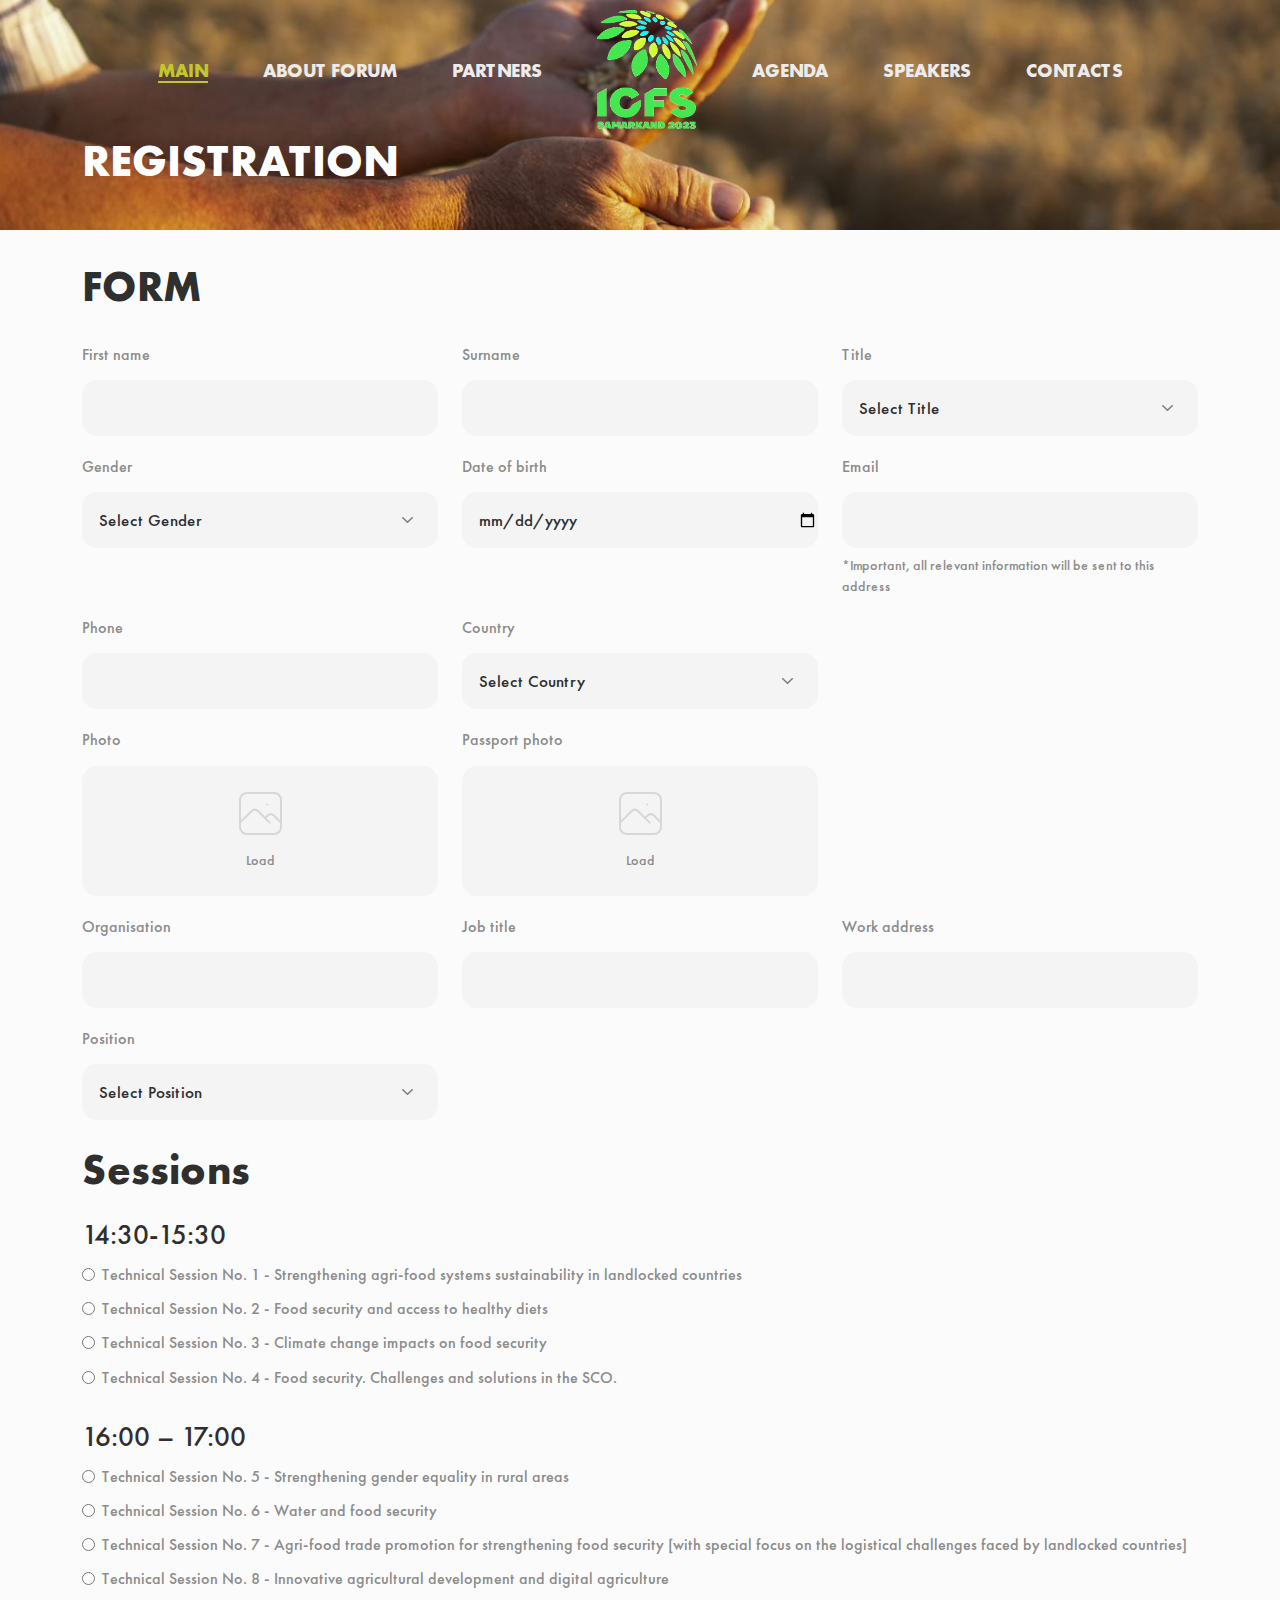
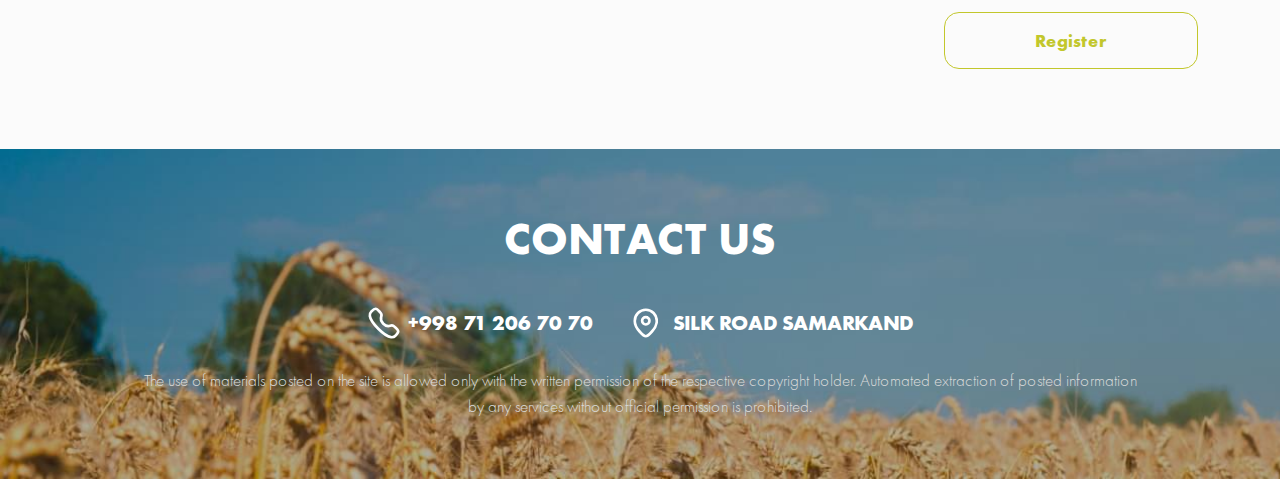
<file: registration.html>
<!DOCTYPE html>
<html lang="en">

<head>
    <meta charset="UTF-8">
    <meta http-equiv="X-UA-Compatible" content="IE=edge">
    <meta name="viewport" content="width=device-width, initial-scale=1.0">
    <title>ICFS 2023</title>
    <link rel="shortcut icon" href="../images/logo.png" type="image/x-icon" />
    <link rel="stylesheet" href="https://cdnjs.cloudflare.com/ajax/libs/font-awesome/6.4.0/css/all.min.css">
    <link rel="stylesheet" href="https://cdn.korzh.com/metroui/v4/css/metro-all.min.css">
    <link rel="stylesheet" href="css/style.min.css">
</head>

<body>

    <header class="header">
        <div class="container">
            <div class="header__wrapper">

                <nav class="menu">
                    <button class="close"></button>
                    <div class="menu__wrapper">
                        <a class="logo-mobile" href="index.html">
                            <img src="images/logo.png" alt="logo">
                        </a>
                        <ul class="menu__list">
                            <li class="menu__list-item">
                                <a class="menu__list-link active" href="index.html">
                                    MAIN
                                </a>
                            </li>
                            <li class="menu__list-item">
                                <a class="menu__list-link" href="about.html">
                                    ABOUT FORUM
                                </a>
                            </li>
                            <li class="menu__list-item">
                                <a class="menu__list-link" href="partners.html">
                                    PARTNERS
                                </a>
                            </li>
                            <a class="logo" href="index.html">
                                <img src="images/logo.png" alt="logo">
                            </a>
                            <li class="menu__list-item">
                                <a class="menu__list-link" href="agenda.html">
                                    AGENDA
                                </a>
                            </li>
                            <li class="menu__list-item">
                                <a class="menu__list-link" href="speakers.html">
                                    SPEAKERS
                                </a>
                            </li>
                            <li class="menu__list-item">
                                <a class="menu__list-link" href="contacts.html">
                                    CONTACTS
                                </a>
                            </li>
                        </ul>

                    </div>
                </nav>
                <div class="burger__btn">
                    <span></span>
                    <span></span>
                    <span></span>
                </div>
            </div>
        </div>
    </header>

<main class="main">
    <section class="section__header">
        <div class="section__header-wrapper">
            <div class="section__header-img">
                <img src="images/registration-img.jpg" alt="section registration header">
            </div>
            <div class="container">
                <h1 class="section__header-title title">
                    registration
                </h1>
            </div>
        </div>
    </section>
    <section class="registration">
        <div class="container">
            <h2 class="registration__title page__title">
                FORM
            </h2>

            <form action="https://adminicfs.agro.uz/api/data" class="registration__form" enctype="multipart/form-data"
                id="registration-form">
                <!-- INPUTS START -->
                <div class="row" id="person">

                    <div class="col-lg-4">
                        <label class="registration__form-label" for="name">
                            First name
                            <input required class="registration__form-item input" type="text" name="Members[name][0]"
                                id="name">
                        </label>
                    </div>

                    <div class="col-lg-4">
                        <label class="registration__form-label" for="surname">
                            Surname
                            <input required class="registration__form-item input" type="text" name="Members[surname][0]"
                                id="surname">
                        </label>
                    </div>

                    <div class="col-lg-4">
                        <label class="registration__form-label" for="members-title-0">
                            Title
                            <select id="members-title-0" class="registration__form-item select form-control"
                                name="Members[title][0]">
                                <option value="">Select Title</option>
                                <option value="1">Mr.</option>
                                <option value="2">Mrs.</option>
                                <option value="3">Ms.</option>
                                <option value="4">Dr.</option>
                                <option value="5">Other</option>
                            </select>
                        </label>
                    </div>

                    <div class="col-lg-4">
                        <label class="registration__form-label" for="members-gender-0">
                            Gender
                            <select id="members-gender-0" class="registration__form-item select form-control"
                                name="Members[gender][0]">
                                <option value="">Select Gender</option>
                                <option value="1">Male</option>
                                <option value="2">Female</option>
                                <option value="3">Not specified</option>
                            </select>
                        </label>
                    </div>

                    <div class="col-lg-4">
                        <label class="registration__form-label" for="date">
                            Date of birth
                            <input required class="registration__form-item input" type="date" data-role="calendarpicker"
                                name="Members[birth_date][0]" id="date">
                        </label>
                    </div>

                    <div class="col-lg-4">
                        <label class="registration__form-label" for="email">
                            Email
                            <input required class="registration__form-item input" type="email" name="Members[email][0]"
                                id="email">

                            <span class="">*Important, all relevant information will be sent to this address</span>
                        </label>
                    </div>

                    <div class="col-lg-4">
                        <label class="registration__form-label" for="phone">
                            Phone
                            <input required class="registration__form-item input" type="number" name="Members[phone][0]"
                                id="phone">
                        </label>
                    </div>

                    <div class="col-lg-4">
                        <label class="registration__form-label" for="country">
                            Country
                            <select id="members-country-0" class="registration__form-item select form-control"
                                name="Members[country][0]">
                                <option value="">Select Country</option>
                                <option value="98">Australia</option>
                                <option value="99">Austria</option>
                                <option value="100">Azerbaijan</option>
                                <option value="101">Albania</option>
                                <option value="102">Algeria</option>
                                <option value="103">Angola</option>
                                <option value="104">Andorra</option>
                                <option value="105">Antigua and Barbuda</option>
                                <option value="106">Argentina</option>
                                <option value="107">Armenia</option>
                                <option value="108">Afghanistan</option>
                                <option value="109">Bahamas</option>
                                <option value="110">Bangladesh</option>
                                <option value="111">Barbados</option>
                                <option value="112">Bahrain</option>
                                <option value="114">Belarus</option>
                                <option value="113">Belize</option>
                                <option value="115">Belgium</option>
                                <option value="116">Benin</option>
                                <option value="95">Bermuda</option>
                                <option value="117">Burma</option>
                                <option value="118">Bulgaria</option>
                                <option value="119">Bolivia</option>
                                <option value="189">Bosnia</option>
                                <option value="120">Botswana</option>
                                <option value="121">Brazil</option>
                                <option value="96">British Virgin Islands</option>
                                <option value="122">Brunei Darussalam</option>
                                <option value="123">Burkina Faso</option>
                                <option value="124">Burundi</option>
                                <option value="125">Butane</option>
                                <option value="126">Vanuatu</option>
                                <option value="127">Vatican</option>
                                <option value="128">United Kingdom</option>
                                <option value="129">Hungary</option>
                                <option value="130">Venezuela</option>
                                <option value="131">Vietnam</option>
                                <option value="132">Gabon</option>
                                <option value="133">Haiti</option>
                                <option value="134">Guyana</option>
                                <option value="135">Gambia</option>
                                <option value="136">Ghana</option>
                                <option value="137">Guatemala</option>
                                <option value="138">Guinea</option>
                                <option value="139">Guinea-Bissau</option>
                                <option value="141">Germany</option>
                                <option value="186">Gibraltar</option>
                                <option value="140">Honduras</option>
                                <option value="142">Grenada</option>
                                <option value="143">Greece</option>
                                <option value="144">Georgia</option>
                                <option value="145">Denmark</option>
                                <option value="146">Djibouti</option>
                                <option value="147">Dominica</option>
                                <option value="148">Dominican Republic</option>
                                <option value="149">Egypt</option>
                                <option value="150">Zaire</option>
                                <option value="151">Zambia</option>
                                <option value="152">Zimbabwe</option>
                                <option value="153">Israel</option>
                                <option value="154">India</option>
                                <option value="155">Indonesia</option>
                                <option value="156">Jordan</option>
                                <option value="157">Iraq</option>
                                <option value="158">Iran</option>
                                <option value="159">Ireland</option>
                                <option value="160">Iceland</option>
                                <option value="161">Spain</option>
                                <option value="162">Italy</option>
                                <option value="163">Yemen</option>
                                <option value="164">Cape Verde</option>
                                <option value="165">Kazakhstan</option>
                                <option value="166">Cayman islands</option>
                                <option value="167">Cameroon</option>
                                <option value="168">Cambodia</option>
                                <option value="169">Canada</option>
                                <option value="170">Qatar</option>
                                <option value="1">Kenya</option>
                                <option value="2">Cyprus</option>
                                <option value="3">Kyrgyzstan</option>
                                <option value="4">China</option>
                                <option value="8">North Korea</option>
                                <option value="5">Colombia</option>
                                <option value="6">Comoros</option>
                                <option value="7">Congo</option>
                                <option value="90">Korea</option>
                                <option value="9">Costa Rica</option>
                                <option value="10">Ivory Coast</option>
                                <option value="11">Cuba</option>
                                <option value="12">Kuwait</option>
                                <option value="13">Laos</option>
                                <option value="14">Latvia</option>
                                <option value="15">Lesotho</option>
                                <option value="16">Liberia</option>
                                <option value="17">Lebanon</option>
                                <option value="18">Libya</option>
                                <option value="19">Lithuania</option>
                                <option value="20">Liechtenstein</option>
                                <option value="21">Luxembourg</option>
                                <option value="22">Mauritius</option>
                                <option value="23">Mauritania</option>
                                <option value="24">Madagascar</option>
                                <option value="190">Macedonia</option>
                                <option value="25">Malaysia</option>
                                <option value="26">Mali</option>
                                <option value="27">Republic of Maldives</option>
                                <option value="28">Malta</option>
                                <option value="29">Morocco</option>
                                <option value="188">Marshall Islands</option>
                                <option value="97">International organization</option>
                                <option value="30">Mexico</option>
                                <option value="31">Mozambique</option>
                                <option value="32">Moldova</option>
                                <option value="33">Monaco</option>
                                <option value="34">Mongolia</option>
                                <option value="35">Nar. Democratic Rep. Yemen</option>
                                <option value="36">Nepal</option>
                                <option value="37">Niger</option>
                                <option value="38">Nigeria</option>
                                <option value="39">Netherlands</option>
                                <option value="40">Nicaragua</option>
                                <option value="41">New Zealand</option>
                                <option value="42">Norway</option>
                                <option value="43">United Arab Emirates</option>
                                <option value="44">Oman</option>
                                <option value="187">Jersey Islands</option>
                                <option value="45">Pakistan</option>
                                <option value="46">Panama</option>
                                <option value="47">Papua New Guinea</option>
                                <option value="48">Paraguay</option>
                                <option value="49">Peru</option>
                                <option value="50">Poland</option>
                                <option value="51">Portugal</option>
                                <option value="52">Russia</option>
                                <option value="53">Rwanda</option>
                                <option value="54">Romania</option>
                                <option value="56">Salvador</option>
                                <option value="57">Samoa</option>
                                <option value="58">San Marino</option>
                                <option value="59">Sao Tome and Principe</option>
                                <option value="60">Saudi Arabia</option>
                                <option value="61">Swaziland</option>
                                <option value="62">Seychelles</option>
                                <option value="63">Senegal</option>
                                <option value="64">Saint Vincent and the Grenadines</option>
                                <option value="65">Saint Christopher and Nevis</option>
                                <option value="66">Saint Lucia</option>
                                <option value="192">Serbia</option>
                                <option value="191">Serbia and Montenegro</option>
                                <option value="67">Singapore</option>
                                <option value="68">Syria</option>
                                <option value="69">Slovakia</option>
                                <option value="93">Slovenia</option>
                                <option value="70">Solomon islands</option>
                                <option value="71">Somalia</option>
                                <option value="72">Sudan</option>
                                <option value="73">Suriname</option>
                                <option value="55">USA</option>
                                <option value="74">Sierra Leone</option>
                                <option value="75">Tajikistan</option>
                                <option value="76">Thailand</option>
                                <option value="77">Tanzania</option>
                                <option value="78">Togo</option>
                                <option value="79">Tonga</option>
                                <option value="80">Trinidad and Tobago</option>
                                <option value="81">Tunisia</option>
                                <option value="82">Turkmenistan</option>
                                <option value="83">Turkey</option>
                                <option value="84">Uganda</option>
                                <option value="171">Uzbekistan</option>
                                <option value="172">Ukraine</option>
                                <option value="173">Uruguay</option>
                                <option value="174">Fiji</option>
                                <option value="175">Philippines</option>
                                <option value="176">Finland</option>
                                <option value="177">France</option>
                                <option value="94">Croatia</option>
                                <option value="178">Central African Rep.</option>
                                <option value="179">Chad</option>
                                <option value="193">Montenegro</option>
                                <option value="180">Czech Republic</option>
                                <option value="181">Chile</option>
                                <option value="182">Switzerland</option>
                                <option value="183">Sweden</option>
                                <option value="184">Sri Lanka</option>
                                <option value="185">Ecuador</option>
                                <option value="85">Equatorial Guinea</option>
                                <option value="86">Estonia</option>
                                <option value="87">Ethiopia</option>
                                <option value="88">South Africa</option>
                                <option value="89">Yugoslavia</option>
                                <option value="91">Jamaica</option>
                                <option value="92">Japan</option>
                            </select>
                        </label>
                    </div>

                    <div class="col-lg-4"></div>

                    <div class="col-lg-4">
                        <div class="registration__btn-cover">
                            <label class="registration__form-label" for="photo">
                                Photo
                                <span class="registration__form-photo">
                                    <img src="images/gallery.svg" alt="gallery">
                                    <span id="photo-text">
                                        Load
                                    </span>
                                </span>
                                <input class="registration__form-item" required type="file"
                                    accept=".png, .jpg, .jpeg, .pdf" name="Members[photo][0]" id="photo"
                                    max-size="838860800">
                            </label>
                        </div>
                    </div>
                    <div class="col-lg-4">
                        <div class="registration__btn-cover">
                            <label class="registration__form-label" for="passport">
                                Passport photo
                                <span class="registration__form-photo">
                                    <img src="images/gallery.svg" alt="gallery">
                                    <span id="passport-text">
                                        Load
                                    </span>
                                </span>
                                <input class="registration__form-item" required type="file"
                                    accept=".png, .jpg, .jpeg, .pdf" name="Members[passport][0]" id="passport"
                                    max-size="838860800">
                            </label>
                        </div>
                    </div>
                    <div class="col-lg-4"></div>

                    <div class="col-lg-4">
                        <label class="registration__form-label" for="organisation">
                            Organisation
                            <input required class="registration__form-item input" type="text"
                                name="Members[organization][0]" id="organisation">
                        </label>
                    </div>

                    <div class="col-lg-4">
                        <label class="registration__form-label" for="job-title">
                            Job title
                            <input required class="registration__form-item input" type="text"
                                name="Members[job_title][0]" id="job-title">
                        </label>
                    </div>
                    <div class="col-lg-4">
                        <label class="registration__form-label" for="work-address">
                            Work address
                            <input required class="registration__form-item input" type="text"
                                name="Members[work_address][0]" id="work-address">
                        </label>
                    </div>
                    <div class="col-lg-4">
                        <label class="registration__form-label" for="position">
                            Position
                            <select id="position_select-0" class="registration__form-item select form-control"
                                name="Members[position][0]">
                                <option value="">Select Position</option>
                                <option value="Head of delegation">Head of delegation</option>
                                <option value="Government official">Government official</option>
                                <option value="Participant">Participant</option>
                                <option value="Press">Press</option>
                                <option value="Technical stuff">Technical stuff</option>
                                <option value="Other">Other</option>
                            </select>
                        </label>
                    </div>
                    <div class="col-lg-4" id="current-position-1">
                        <label class="registration__form-label" for="current-position">
                            Your current position
                            <input required class="registration__form-item input" type="text"
                                name="Members[currentPosition][0]" id="current-position">
                        </label>
                    </div>
                </div>
                <!-- INPUTS END -->

                <!-- ACCOMPANYING PERSON-1 START -->
                <div id="registration-person-1">
                    <h2 class="registration__title page__title second">
                        Accompanying person
                    </h2>

                    <h4 class="registration__suptitle">
                        Person 1
                    </h4>
                    <div class="row">

                        <div class="col-lg-4">
                            <label class="registration__form-label" for="name-1">
                                First name
                                <input required class="registration__form-item input" type="text"
                                    name="Members[name][1]" id="name-1">
                            </label>
                        </div>

                        <div class="col-lg-4">
                            <label class="registration__form-label" for="surname-1">
                                Surname
                                <input required class="registration__form-item input" type="text"
                                    name="Members[surname][1]" id="surname-1">
                            </label>
                        </div>

                        <div class="col-lg-4">
                            <label class="registration__form-label" for="members-title-1">
                                Title
                                <select id="members-title-1" class="registration__form-item select form-control"
                                    name="Members[title][1]">
                                    <option value="">Select Title</option>
                                    <option value="1">Mr.</option>
                                    <option value="2">Mrs.</option>
                                    <option value="3">Ms.</option>
                                    <option value="4">Dr.</option>
                                    <option value="5">Other</option>
                                </select>
                            </label>
                        </div>

                        <div class="col-lg-4">
                            <label class="registration__form-label" for="members-gender-1">
                                Gender
                                <select id="members-gender-1" class="registration__form-item select form-control"
                                    name="Members[gender][1]">
                                    <option value="">Select Gender</option>
                                    <option value="1">Male</option>
                                    <option value="2">Female</option>
                                    <option value="3">Not specified</option>
                                </select>
                            </label>
                        </div>

                        <div class="col-lg-4">
                            <label class="registration__form-label" for="date-1">
                                Date of birth
                                <input required class="registration__form-item input" type="date"
                                    data-role="calendarpicker" formatdate name="Members[birth_date][1]" id="date-1">
                            </label>
                        </div>


                        <div class="col-lg-4">
                            <label class="registration__form-label" for="email-1">
                                Email
                                <input required class="registration__form-item input" type="email"
                                    name="Members[email][1]" id="email-1">

                                <span class="">*Important, all relevant information will be sent to this
                                    address</span>
                            </label>
                        </div>



                        <div class="col-lg-4">
                            <label class="registration__form-label" for="phone-1">
                                Phone
                                <input required class="registration__form-item input" type="number"
                                    name="Members[phone][1]" id="phone-1">
                            </label>
                        </div>

                        <div class="col-lg-4">
                            <label class="registration__form-label" for="country-1">
                                Country
                                <select id="members-country-1" class="registration__form-item select form-control"
                                    name="Members[country][1]">
                                    <option value="">Select Country</option>
                                    <option value="98">Australia</option>
                                    <option value="99">Austria</option>
                                    <option value="100">Azerbaijan</option>
                                    <option value="101">Albania</option>
                                    <option value="102">Algeria</option>
                                    <option value="103">Angola</option>
                                    <option value="104">Andorra</option>
                                    <option value="105">Antigua and Barbuda</option>
                                    <option value="106">Argentina</option>
                                    <option value="107">Armenia</option>
                                    <option value="108">Afghanistan</option>
                                    <option value="109">Bahamas</option>
                                    <option value="110">Bangladesh</option>
                                    <option value="111">Barbados</option>
                                    <option value="112">Bahrain</option>
                                    <option value="114">Belarus</option>
                                    <option value="113">Belize</option>
                                    <option value="115">Belgium</option>
                                    <option value="116">Benin</option>
                                    <option value="95">Bermuda</option>
                                    <option value="117">Burma</option>
                                    <option value="118">Bulgaria</option>
                                    <option value="119">Bolivia</option>
                                    <option value="189">Bosnia</option>
                                    <option value="120">Botswana</option>
                                    <option value="121">Brazil</option>
                                    <option value="96">British Virgin Islands</option>
                                    <option value="122">Brunei Darussalam</option>
                                    <option value="123">Burkina Faso</option>
                                    <option value="124">Burundi</option>
                                    <option value="125">Butane</option>
                                    <option value="126">Vanuatu</option>
                                    <option value="127">Vatican</option>
                                    <option value="128">United Kingdom</option>
                                    <option value="129">Hungary</option>
                                    <option value="130">Venezuela</option>
                                    <option value="131">Vietnam</option>
                                    <option value="132">Gabon</option>
                                    <option value="133">Haiti</option>
                                    <option value="134">Guyana</option>
                                    <option value="135">Gambia</option>
                                    <option value="136">Ghana</option>
                                    <option value="137">Guatemala</option>
                                    <option value="138">Guinea</option>
                                    <option value="139">Guinea-Bissau</option>
                                    <option value="141">Germany</option>
                                    <option value="186">Gibraltar</option>
                                    <option value="140">Honduras</option>
                                    <option value="142">Grenada</option>
                                    <option value="143">Greece</option>
                                    <option value="144">Georgia</option>
                                    <option value="145">Denmark</option>
                                    <option value="146">Djibouti</option>
                                    <option value="147">Dominica</option>
                                    <option value="148">Dominican Republic</option>
                                    <option value="149">Egypt</option>
                                    <option value="150">Zaire</option>
                                    <option value="151">Zambia</option>
                                    <option value="152">Zimbabwe</option>
                                    <option value="153">Israel</option>
                                    <option value="154">India</option>
                                    <option value="155">Indonesia</option>
                                    <option value="156">Jordan</option>
                                    <option value="157">Iraq</option>
                                    <option value="158">Iran</option>
                                    <option value="159">Ireland</option>
                                    <option value="160">Iceland</option>
                                    <option value="161">Spain</option>
                                    <option value="162">Italy</option>
                                    <option value="163">Yemen</option>
                                    <option value="164">Cape Verde</option>
                                    <option value="165">Kazakhstan</option>
                                    <option value="166">Cayman islands</option>
                                    <option value="167">Cameroon</option>
                                    <option value="168">Cambodia</option>
                                    <option value="169">Canada</option>
                                    <option value="170">Qatar</option>
                                    <option value="1">Kenya</option>
                                    <option value="2">Cyprus</option>
                                    <option value="3">Kyrgyzstan</option>
                                    <option value="4">China</option>
                                    <option value="8">North Korea</option>
                                    <option value="5">Colombia</option>
                                    <option value="6">Comoros</option>
                                    <option value="7">Congo</option>
                                    <option value="90">Korea</option>
                                    <option value="9">Costa Rica</option>
                                    <option value="10">Ivory Coast</option>
                                    <option value="11">Cuba</option>
                                    <option value="12">Kuwait</option>
                                    <option value="13">Laos</option>
                                    <option value="14">Latvia</option>
                                    <option value="15">Lesotho</option>
                                    <option value="16">Liberia</option>
                                    <option value="17">Lebanon</option>
                                    <option value="18">Libya</option>
                                    <option value="19">Lithuania</option>
                                    <option value="20">Liechtenstein</option>
                                    <option value="21">Luxembourg</option>
                                    <option value="22">Mauritius</option>
                                    <option value="23">Mauritania</option>
                                    <option value="24">Madagascar</option>
                                    <option value="190">Macedonia</option>
                                    <option value="25">Malaysia</option>
                                    <option value="26">Mali</option>
                                    <option value="27">Republic of Maldives</option>
                                    <option value="28">Malta</option>
                                    <option value="29">Morocco</option>
                                    <option value="188">Marshall Islands</option>
                                    <option value="97">International organization</option>
                                    <option value="30">Mexico</option>
                                    <option value="31">Mozambique</option>
                                    <option value="32">Moldova</option>
                                    <option value="33">Monaco</option>
                                    <option value="34">Mongolia</option>
                                    <option value="35">Nar. Democratic Rep. Yemen</option>
                                    <option value="36">Nepal</option>
                                    <option value="37">Niger</option>
                                    <option value="38">Nigeria</option>
                                    <option value="39">Netherlands</option>
                                    <option value="40">Nicaragua</option>
                                    <option value="41">New Zealand</option>
                                    <option value="42">Norway</option>
                                    <option value="43">United Arab Emirates</option>
                                    <option value="44">Oman</option>
                                    <option value="187">Jersey Islands</option>
                                    <option value="45">Pakistan</option>
                                    <option value="46">Panama</option>
                                    <option value="47">Papua New Guinea</option>
                                    <option value="48">Paraguay</option>
                                    <option value="49">Peru</option>
                                    <option value="50">Poland</option>
                                    <option value="51">Portugal</option>
                                    <option value="52">Russia</option>
                                    <option value="53">Rwanda</option>
                                    <option value="54">Romania</option>
                                    <option value="56">Salvador</option>
                                    <option value="57">Samoa</option>
                                    <option value="58">San Marino</option>
                                    <option value="59">Sao Tome and Principe</option>
                                    <option value="60">Saudi Arabia</option>
                                    <option value="61">Swaziland</option>
                                    <option value="62">Seychelles</option>
                                    <option value="63">Senegal</option>
                                    <option value="64">Saint Vincent and the Grenadines</option>
                                    <option value="65">Saint Christopher and Nevis</option>
                                    <option value="66">Saint Lucia</option>
                                    <option value="192">Serbia</option>
                                    <option value="191">Serbia and Montenegro</option>
                                    <option value="67">Singapore</option>
                                    <option value="68">Syria</option>
                                    <option value="69">Slovakia</option>
                                    <option value="93">Slovenia</option>
                                    <option value="70">Solomon islands</option>
                                    <option value="71">Somalia</option>
                                    <option value="72">Sudan</option>
                                    <option value="73">Suriname</option>
                                    <option value="55">USA</option>
                                    <option value="74">Sierra Leone</option>
                                    <option value="75">Tajikistan</option>
                                    <option value="76">Thailand</option>
                                    <option value="77">Tanzania</option>
                                    <option value="78">Togo</option>
                                    <option value="79">Tonga</option>
                                    <option value="80">Trinidad and Tobago</option>
                                    <option value="81">Tunisia</option>
                                    <option value="82">Turkmenistan</option>
                                    <option value="83">Turkey</option>
                                    <option value="84">Uganda</option>
                                    <option value="171">Uzbekistan</option>
                                    <option value="172">Ukraine</option>
                                    <option value="173">Uruguay</option>
                                    <option value="174">Fiji</option>
                                    <option value="175">Philippines</option>
                                    <option value="176">Finland</option>
                                    <option value="177">France</option>
                                    <option value="94">Croatia</option>
                                    <option value="178">Central African Rep.</option>
                                    <option value="179">Chad</option>
                                    <option value="193">Montenegro</option>
                                    <option value="180">Czech Republic</option>
                                    <option value="181">Chile</option>
                                    <option value="182">Switzerland</option>
                                    <option value="183">Sweden</option>
                                    <option value="184">Sri Lanka</option>
                                    <option value="185">Ecuador</option>
                                    <option value="85">Equatorial Guinea</option>
                                    <option value="86">Estonia</option>
                                    <option value="87">Ethiopia</option>
                                    <option value="88">South Africa</option>
                                    <option value="89">Yugoslavia</option>
                                    <option value="91">Jamaica</option>
                                    <option value="92">Japan</option>
                                </select>
                            </label>
                        </div>

                        <div class="col-lg-4"></div>

                        <div class="col-lg-4">
                            <div class="registration__btn-cover">
                                <label class="registration__form-label" for="photo-1">
                                    Photo
                                    <span class="registration__form-photo">
                                        <img src="images/gallery.svg" alt="photo">
                                        <span id="photo-text-1">
                                            Load
                                        </span>
                                    </span>
                                    <input required class="registration__form-item" type="file"
                                        accept=".png, .jpg, .jpeg, .pdf" name="Members[photo][1]" id="photo-1"
                                        max-size="838860800">
                                </label>
                            </div>
                        </div>
                        <div class="col-lg-4">
                            <div class="registration__btn-cover">
                                <label class="registration__form-label" for="passport-1">
                                    Passport photo
                                    <span class="registration__form-photo">
                                        <img src="images/gallery.svg" alt="passport">
                                        <span id="passport-text-1">
                                            Load
                                        </span>
                                    </span>
                                    <input required class="registration__form-item" type="file"
                                        accept=".png, .jpg, .jpeg, .pdf" name="Members[passport][1]" id="passport-1"
                                        max-size="838860800">
                                </label>
                            </div>
                        </div>
                        <div class="col-lg-4"></div>

                        <div class="col-lg-4">
                            <label class="registration__form-label" for="organisation-1">
                                Organisation
                                <input required class="registration__form-item input" type="text"
                                    name="Members[organization][1]" id="organisation-1">
                            </label>
                        </div>

                        <div class="col-lg-4">
                            <label class="registration__form-label" for="job-title-1">
                                Job title
                                <input required class="registration__form-item input" type="text"
                                    name="Members[job_title][1]" id="job-title-1">
                            </label>
                        </div>
                        <div class="col-lg-4">
                            <label class="registration__form-label" for="work-address-1">
                                Work address
                                <input required class="registration__form-item input" type="text"
                                    name="Members[work_address][1]" id="work-address-1">
                            </label>
                        </div>
                        <div class="col-lg-4">
                            <label class="registration__form-label" for="position-p1">
                                Position
                                <select id="position_select-1" class="registration__form-item select form-control"
                                    name="Members[position][1]">
                                    <option value="">Select Position</option>
                                    <option value="Government official">Government official</option>
                                    <option value="Participant">Participant</option>
                                    <option value="Press">Press</option>
                                    <option value="Other">Other</option>
                                </select>
                            </label>
                        </div>

                        <div class="col-lg-4" id="current-position-2">
                            <label class="registration__form-label" for="current-position-p2">
                                Your current position
                                <input required class="registration__form-item input" type="text"
                                    name="Members[currentPposition][1]" id="current-position-p2">
                            </label>
                        </div>
                    </div>
                </div>
                <!-- ACCOMPANYING PERSON-1 END -->

                <!-- ACCOMPANYING PERSON-2 START -->
                <div id="registration-person-2">
                    <h4 class="registration__suptitle">
                        Person 2
                    </h4>
                    <div class="row">

                        <div class="col-lg-4">
                            <label class="registration__form-label" for="name-2">
                                First name
                                <input required class="registration__form-item input" type="text"
                                    name="Members[name][2]" id="name-2">
                            </label>
                        </div>

                        <div class="col-lg-4">
                            <label class="registration__form-label" for="surname-2">
                                Surname
                                <input required class="registration__form-item input" type="text"
                                    name="Members[surname][2]" id="surname-2">
                            </label>
                        </div>

                        <div class="col-lg-4">
                            <label class="registration__form-label" for="members-title-2">
                                Title
                                <select id="members-title-2" class="registration__form-item select form-control"
                                    name="Members[title][2]">
                                    <option value="">Select Title</option>
                                    <option value="1">Mr.</option>
                                    <option value="2">Mrs.</option>
                                    <option value="3">Ms.</option>
                                    <option value="4">Dr.</option>
                                    <option value="5">Other</option>
                                </select>
                            </label>
                        </div>

                        <div class="col-lg-4">
                            <label class="registration__form-label" for="gender-2">
                                Gender
                                <select id="members-gender-2" class="registration__form-item select form-control"
                                    name="Members[gender][2]">
                                    <option value="">Select Gender</option>
                                    <option value="1">Male</option>
                                    <option value="2">Female</option>
                                    <option value="3">Not specified</option>
                                </select>
                            </label>
                        </div>

                        <div class="col-lg-4">
                            <label class="registration__form-label" for="date-2">
                                Date of birth
                                <input required class="registration__form-item input" type="date"
                                    data-role="calendarpicker" formatdate name="Members[birth_date][2]" id="date-2">
                            </label>
                        </div>

                        <div class="col-lg-4">
                            <label class="registration__form-label" for="email-2">
                                Email
                                <input required class="registration__form-item input" type="email"
                                    name="Members[email][2]" id="email-2">

                                <span class="">*Important, all relevant information will be sent to this
                                    address</span>
                            </label>
                        </div>

                        <div class="col-lg-4">
                            <label class="registration__form-label" for="phone-2">
                                Phone
                                <input required class="registration__form-item input" type="number"
                                    name="Members[phone][2]" id="phone-2">
                            </label>
                        </div>

                        <div class="col-lg-4">
                            <label class="registration__form-label" for="country-2">
                                Country
                                <select id="members-country-2" class="registration__form-item select form-control"
                                    name="Members[country][2]">
                                    <option value="">Select Country</option>
                                    <option value="98">Australia</option>
                                    <option value="99">Austria</option>
                                    <option value="100">Azerbaijan</option>
                                    <option value="101">Albania</option>
                                    <option value="102">Algeria</option>
                                    <option value="103">Angola</option>
                                    <option value="104">Andorra</option>
                                    <option value="105">Antigua and Barbuda</option>
                                    <option value="106">Argentina</option>
                                    <option value="107">Armenia</option>
                                    <option value="108">Afghanistan</option>
                                    <option value="109">Bahamas</option>
                                    <option value="110">Bangladesh</option>
                                    <option value="111">Barbados</option>
                                    <option value="112">Bahrain</option>
                                    <option value="114">Belarus</option>
                                    <option value="113">Belize</option>
                                    <option value="115">Belgium</option>
                                    <option value="116">Benin</option>
                                    <option value="95">Bermuda</option>
                                    <option value="117">Burma</option>
                                    <option value="118">Bulgaria</option>
                                    <option value="119">Bolivia</option>
                                    <option value="189">Bosnia</option>
                                    <option value="120">Botswana</option>
                                    <option value="121">Brazil</option>
                                    <option value="96">British Virgin Islands</option>
                                    <option value="122">Brunei Darussalam</option>
                                    <option value="123">Burkina Faso</option>
                                    <option value="124">Burundi</option>
                                    <option value="125">Butane</option>
                                    <option value="126">Vanuatu</option>
                                    <option value="127">Vatican</option>
                                    <option value="128">United Kingdom</option>
                                    <option value="129">Hungary</option>
                                    <option value="130">Venezuela</option>
                                    <option value="131">Vietnam</option>
                                    <option value="132">Gabon</option>
                                    <option value="133">Haiti</option>
                                    <option value="134">Guyana</option>
                                    <option value="135">Gambia</option>
                                    <option value="136">Ghana</option>
                                    <option value="137">Guatemala</option>
                                    <option value="138">Guinea</option>
                                    <option value="139">Guinea-Bissau</option>
                                    <option value="141">Germany</option>
                                    <option value="186">Gibraltar</option>
                                    <option value="140">Honduras</option>
                                    <option value="142">Grenada</option>
                                    <option value="143">Greece</option>
                                    <option value="144">Georgia</option>
                                    <option value="145">Denmark</option>
                                    <option value="146">Djibouti</option>
                                    <option value="147">Dominica</option>
                                    <option value="148">Dominican Republic</option>
                                    <option value="149">Egypt</option>
                                    <option value="150">Zaire</option>
                                    <option value="151">Zambia</option>
                                    <option value="152">Zimbabwe</option>
                                    <option value="153">Israel</option>
                                    <option value="154">India</option>
                                    <option value="155">Indonesia</option>
                                    <option value="156">Jordan</option>
                                    <option value="157">Iraq</option>
                                    <option value="158">Iran</option>
                                    <option value="159">Ireland</option>
                                    <option value="160">Iceland</option>
                                    <option value="161">Spain</option>
                                    <option value="162">Italy</option>
                                    <option value="163">Yemen</option>
                                    <option value="164">Cape Verde</option>
                                    <option value="165">Kazakhstan</option>
                                    <option value="166">Cayman islands</option>
                                    <option value="167">Cameroon</option>
                                    <option value="168">Cambodia</option>
                                    <option value="169">Canada</option>
                                    <option value="170">Qatar</option>
                                    <option value="1">Kenya</option>
                                    <option value="2">Cyprus</option>
                                    <option value="3">Kyrgyzstan</option>
                                    <option value="4">China</option>
                                    <option value="8">North Korea</option>
                                    <option value="5">Colombia</option>
                                    <option value="6">Comoros</option>
                                    <option value="7">Congo</option>
                                    <option value="90">Korea</option>
                                    <option value="9">Costa Rica</option>
                                    <option value="10">Ivory Coast</option>
                                    <option value="11">Cuba</option>
                                    <option value="12">Kuwait</option>
                                    <option value="13">Laos</option>
                                    <option value="14">Latvia</option>
                                    <option value="15">Lesotho</option>
                                    <option value="16">Liberia</option>
                                    <option value="17">Lebanon</option>
                                    <option value="18">Libya</option>
                                    <option value="19">Lithuania</option>
                                    <option value="20">Liechtenstein</option>
                                    <option value="21">Luxembourg</option>
                                    <option value="22">Mauritius</option>
                                    <option value="23">Mauritania</option>
                                    <option value="24">Madagascar</option>
                                    <option value="190">Macedonia</option>
                                    <option value="25">Malaysia</option>
                                    <option value="26">Mali</option>
                                    <option value="27">Republic of Maldives</option>
                                    <option value="28">Malta</option>
                                    <option value="29">Morocco</option>
                                    <option value="188">Marshall Islands</option>
                                    <option value="97">International organization</option>
                                    <option value="30">Mexico</option>
                                    <option value="31">Mozambique</option>
                                    <option value="32">Moldova</option>
                                    <option value="33">Monaco</option>
                                    <option value="34">Mongolia</option>
                                    <option value="35">Nar. Democratic Rep. Yemen</option>
                                    <option value="36">Nepal</option>
                                    <option value="37">Niger</option>
                                    <option value="38">Nigeria</option>
                                    <option value="39">Netherlands</option>
                                    <option value="40">Nicaragua</option>
                                    <option value="41">New Zealand</option>
                                    <option value="42">Norway</option>
                                    <option value="43">United Arab Emirates</option>
                                    <option value="44">Oman</option>
                                    <option value="187">Jersey Islands</option>
                                    <option value="45">Pakistan</option>
                                    <option value="46">Panama</option>
                                    <option value="47">Papua New Guinea</option>
                                    <option value="48">Paraguay</option>
                                    <option value="49">Peru</option>
                                    <option value="50">Poland</option>
                                    <option value="51">Portugal</option>
                                    <option value="52">Russia</option>
                                    <option value="53">Rwanda</option>
                                    <option value="54">Romania</option>
                                    <option value="56">Salvador</option>
                                    <option value="57">Samoa</option>
                                    <option value="58">San Marino</option>
                                    <option value="59">Sao Tome and Principe</option>
                                    <option value="60">Saudi Arabia</option>
                                    <option value="61">Swaziland</option>
                                    <option value="62">Seychelles</option>
                                    <option value="63">Senegal</option>
                                    <option value="64">Saint Vincent and the Grenadines</option>
                                    <option value="65">Saint Christopher and Nevis</option>
                                    <option value="66">Saint Lucia</option>
                                    <option value="192">Serbia</option>
                                    <option value="191">Serbia and Montenegro</option>
                                    <option value="67">Singapore</option>
                                    <option value="68">Syria</option>
                                    <option value="69">Slovakia</option>
                                    <option value="93">Slovenia</option>
                                    <option value="70">Solomon islands</option>
                                    <option value="71">Somalia</option>
                                    <option value="72">Sudan</option>
                                    <option value="73">Suriname</option>
                                    <option value="55">USA</option>
                                    <option value="74">Sierra Leone</option>
                                    <option value="75">Tajikistan</option>
                                    <option value="76">Thailand</option>
                                    <option value="77">Tanzania</option>
                                    <option value="78">Togo</option>
                                    <option value="79">Tonga</option>
                                    <option value="80">Trinidad and Tobago</option>
                                    <option value="81">Tunisia</option>
                                    <option value="82">Turkmenistan</option>
                                    <option value="83">Turkey</option>
                                    <option value="84">Uganda</option>
                                    <option value="171">Uzbekistan</option>
                                    <option value="172">Ukraine</option>
                                    <option value="173">Uruguay</option>
                                    <option value="174">Fiji</option>
                                    <option value="175">Philippines</option>
                                    <option value="176">Finland</option>
                                    <option value="177">France</option>
                                    <option value="94">Croatia</option>
                                    <option value="178">Central African Rep.</option>
                                    <option value="179">Chad</option>
                                    <option value="193">Montenegro</option>
                                    <option value="180">Czech Republic</option>
                                    <option value="181">Chile</option>
                                    <option value="182">Switzerland</option>
                                    <option value="183">Sweden</option>
                                    <option value="184">Sri Lanka</option>
                                    <option value="185">Ecuador</option>
                                    <option value="85">Equatorial Guinea</option>
                                    <option value="86">Estonia</option>
                                    <option value="87">Ethiopia</option>
                                    <option value="88">South Africa</option>
                                    <option value="89">Yugoslavia</option>
                                    <option value="91">Jamaica</option>
                                    <option value="92">Japan</option>
                                </select>
                            </label>
                        </div>

                        <div class="col-lg-4"></div>

                        <div class="col-lg-4">
                            <div class="registration__btn-cover">
                                <label class="registration__form-label" for="photo-2">
                                    Photo
                                    <span class="registration__form-photo">
                                        <img src="images/gallery.svg" alt="gallery">
                                        <span id="photo-text-2">
                                            Load
                                        </span>
                                    </span>
                                    <input required class="registration__form-item" type="file"
                                        accept=".png, .jpg, .jpeg, .pdf" name="Members[photo][2]" id="photo-2"
                                        max-size="838860800">
                                </label>
                            </div>
                        </div>
                        <div class="col-lg-4">
                            <div class="registration__btn-cover">
                                <label class="registration__form-label" for="passport-2">
                                    Passport photo
                                    <span class="registration__form-photo">
                                        <img src="images/gallery.svg" alt="gallery">
                                        <span id="passport-text-2">
                                            Load
                                        </span>
                                    </span>
                                    <input required class="registration__form-item" type="file"
                                        accept=".png, .jpg, .jpeg, .pdf" name="Members[passport][2]" id="passport-2"
                                        max-size="838860800">
                                </label>
                            </div>
                        </div>
                        <div class="col-lg-4"></div>

                        <div class="col-lg-4">
                            <label class="registration__form-label" for="organisation-2">
                                Organisation
                                <input required class="registration__form-item input" type="text"
                                    name="Members[organization][2]" id="organisation-2">
                            </label>
                        </div>

                        <div class="col-lg-4">
                            <label class="registration__form-label" for="job-title-2">
                                Job title
                                <input required class="registration__form-item input" type="text"
                                    name="Members[job_title][2]" id="job-title-2">
                            </label>
                        </div>
                        <div class="col-lg-4">
                            <label class="registration__form-label" for="work-address-2">
                                Work address
                                <input required class="registration__form-item input" type="text"
                                    name="Members[work_address][2]" id="work-address-2">
                            </label>
                        </div>
                        <div class="col-lg-4">
                            <label class="registration__form-label" for="position-p2">
                                Position
                                <select id="position_select-2" class="registration__form-item select form-control"
                                    name="Members[position][2]">
                                    <option value="">Select Position</option>
                                    <option value="Government official">Government official</option>
                                    <option value="Participant">Participant</option>
                                    <option value="Press">Press</option>
                                    <option value="Other">Other</option>
                                </select>
                            </label>
                        </div>

                        <div class="col-lg-4" id="current-position-3">
                            <label class="registration__form-label" for="current-position-p3">
                                Your current position
                                <input required class="registration__form-item input" type="text"
                                    name="Members[currentPosition][2]" id="current-position-p3">
                            </label>
                        </div>
                    </div>
                </div>
                <!-- ACCOMPANYING PERSON-2 END -->

                <!-- REGISTRATION LINKS START -->
                <div class="registration__links" id="registration-links">
                    <p>
                        Representatives of mass media, not accredited in Uzbekistan, must be accredited by the Ministry
                        of Foreign Affairs of the Republic of Uzbekistan.
                    </p>
                    <p>
                        The accreditation procedure for representatives of foreign countries in Uzbekistan is available
                        here:
                        <a href="#">
                            https://mfa.uz/en/pages/accreditation
                        </a>
                    </p>
                    <p>
                        Organizing Committee of the International Conference on Food Security.
                    </p>
                    <p>
                        Contacts of the Media Department: <a href="#"> matbuot@agro.uz </a>
                    </p>
                </div>


                <!-- SESSIONS START -->
                <div class="sessions">
                    <h1 class="sessions__title">
                        Sessions
                    </h1>

                    <ul class="sessions__list">

                        <h2 class="sessions__time">
                            14:30-15:30
                        </h2>

                        <li class="sessions__list-item">
                            <label for="session-1">
                                <input class="registration__form-item session" value="1" type="radio"
                                    name="Members[sessions]" id="session-1" required>
                                Technical Session No. 1 - Strengthening agri-food systems sustainability in landlocked
                                countries
                            </label>
                        </li>

                        <li class="sessions__list-item">
                            <label for="session-2">
                                <input class="registration__form-item session" value="2" type="radio"
                                    name="Members[sessions]" id="session-2" required>
                                Technical Session No. 2 - Food security and access to healthy diets
                            </label>
                        </li>

                        <li class="sessions__list-item">
                            <label for="session-3">
                                <input class="registration__form-item session" value="3" type="radio"
                                    name="Members[sessions]" id="session-3" required>
                                Technical Session No. 3 - Climate change impacts on food security
                            </label>
                        </li>

                        <li class="sessions__list-item">
                            <label for="session-4">
                                <input class="registration__form-item session" value="8" type="radio"
                                    name="Members[sessions]" id="session-4" required>
                                Technical Session No. 4 - Food security. Challenges and solutions in the SCO.
                            </label>
                        </li>

                        <h2 class="sessions__time">
                            16:00 – 17:00
                        </h2>


                        <li class="sessions__list-item">
                            <label for="session-5">
                                <input class="registration__form-item session" value="4" type="radio"
                                    name="Members[sessions2]" id="session-5">
                                Technical Session No. 5 - Strengthening gender equality in rural areas
                            </label>
                        </li>
                        <li class="sessions__list-item">
                            <label for="session-6">
                                <input class="registration__form-item session" value="5" type="radio"
                                    name="Members[sessions2]" id="session-6">
                                Technical Session No. 6 - Water and food security
                            </label>
                        </li>

                        <li class="sessions__list-item">
                            <label for="session-7">
                                <input class="registration__form-item session" value="6" type="radio"
                                    name="Members[sessions2]" id="session-7">
                                Technical Session No. 7 - Agri-food trade promotion for strengthening food security
                                [with special focus on the logistical challenges faced by landlocked countries]
                            </label>
                        </li>

                        <li class="sessions__list-item">
                            <label for="session-8">
                                <input class="registration__form-item session" value="7" type="radio"
                                    name="Members[sessions2]" id="session-8">
                                Technical Session No. 8 - Innovative agricultural development and digital agriculture
                            </label>
                        </li>
                    </ul>
                </div>

                <input required type="hidden" name="_csrf-backend"
                    value="zbwMnptXRjd6g-ZBZe3BgGdo6vFlTKyE5d6GCgLFINCHzm3x8BQyAA_ngQ4CnYf5Iz6SqDwDyty6uM5IcZIR6A==">
                <!-- SESSIONS END -->

                <div class="col-12">
                    <button class="registration__form-apply" type="submit" form="registration-form"
                        id="registration-submit-btn">Register</button>
                </div>
            </form>
        </div>
    </section>

    <div class="registration__modal" id="registration-modal">
        <span class="registration__modal-loading" id="loading">
            <img src="images/loading.svg" alt="">
        </span>

        <div class="registration__modal-inner" id="registration-true">
            <a href="#" class="registration__modal-close" id="modal-close">
                <img src="images/close.svg" alt="">
            </a>

            <p class="registration__modal-text">
                <strong class="success"> Thank you! </strong>
                <br>
                We have received your application.
                <br>
                We will contact you as soon as possible after verifying the data you entered during the application.
                <br>
                Look for an email from ICFS now. Check your spam, junk, or promotions folder if you can't find the
                e-mail.
                <br>
                Important!
                <br>
                If the e-mail is in your spam, junk, or promotions folder, don't forget to move the e-mail to your
                inbox by clicking "Not Spam", "Not Junk", or "Not Promotions" so you don't miss any further e-mails
            </p>
        </div>


        <div class="registration__modal-inner" id="registration-false">
            <a href="#" class="registration__modal-close" id="modal-close-2">
                <img src="images/close.svg" alt="">
            </a>

            <p class="registration__modal-text">
                <strong> This email address was used for registration before.</strong>
                <br>
                Your application as a conference participant has already been accepted for consideration. The
                organizing
                committee will send you additional instructions as soon as possible to the e-mail you submitted
                during
                registration
            </p>
        </div>


    </div>
</main>

<footer class="footer">

    <div class="container">

        <div class="footer__wrapper">

            <h1 class="footer__title title">

                CONTACT US

            </h1>

            <div class="footer__contact">

                <a class="footer__contact-link" href="tel:998712067070">+998 71 206 70 70</a>

                <a class="footer__contact-link location" href="#">SILK ROAD SAMARKAND</a>

            </div>

            <p class="footer__text">

                The use of materials posted on the site is allowed only with the written permission of the respective

                copyright holder.

                Automated extraction of posted information by any services without official permission is prohibited.

            </p>

        </div>

</footer>



<script src="https://ajax.googleapis.com/ajax/libs/jquery/3.7.0/jquery.min.js"></script>

<script src="https://cdn.korzh.com/metroui/v4/js/metro.min.js"></script>

<script src="js/main.min.js"></script>

</body>



</html>
</file>
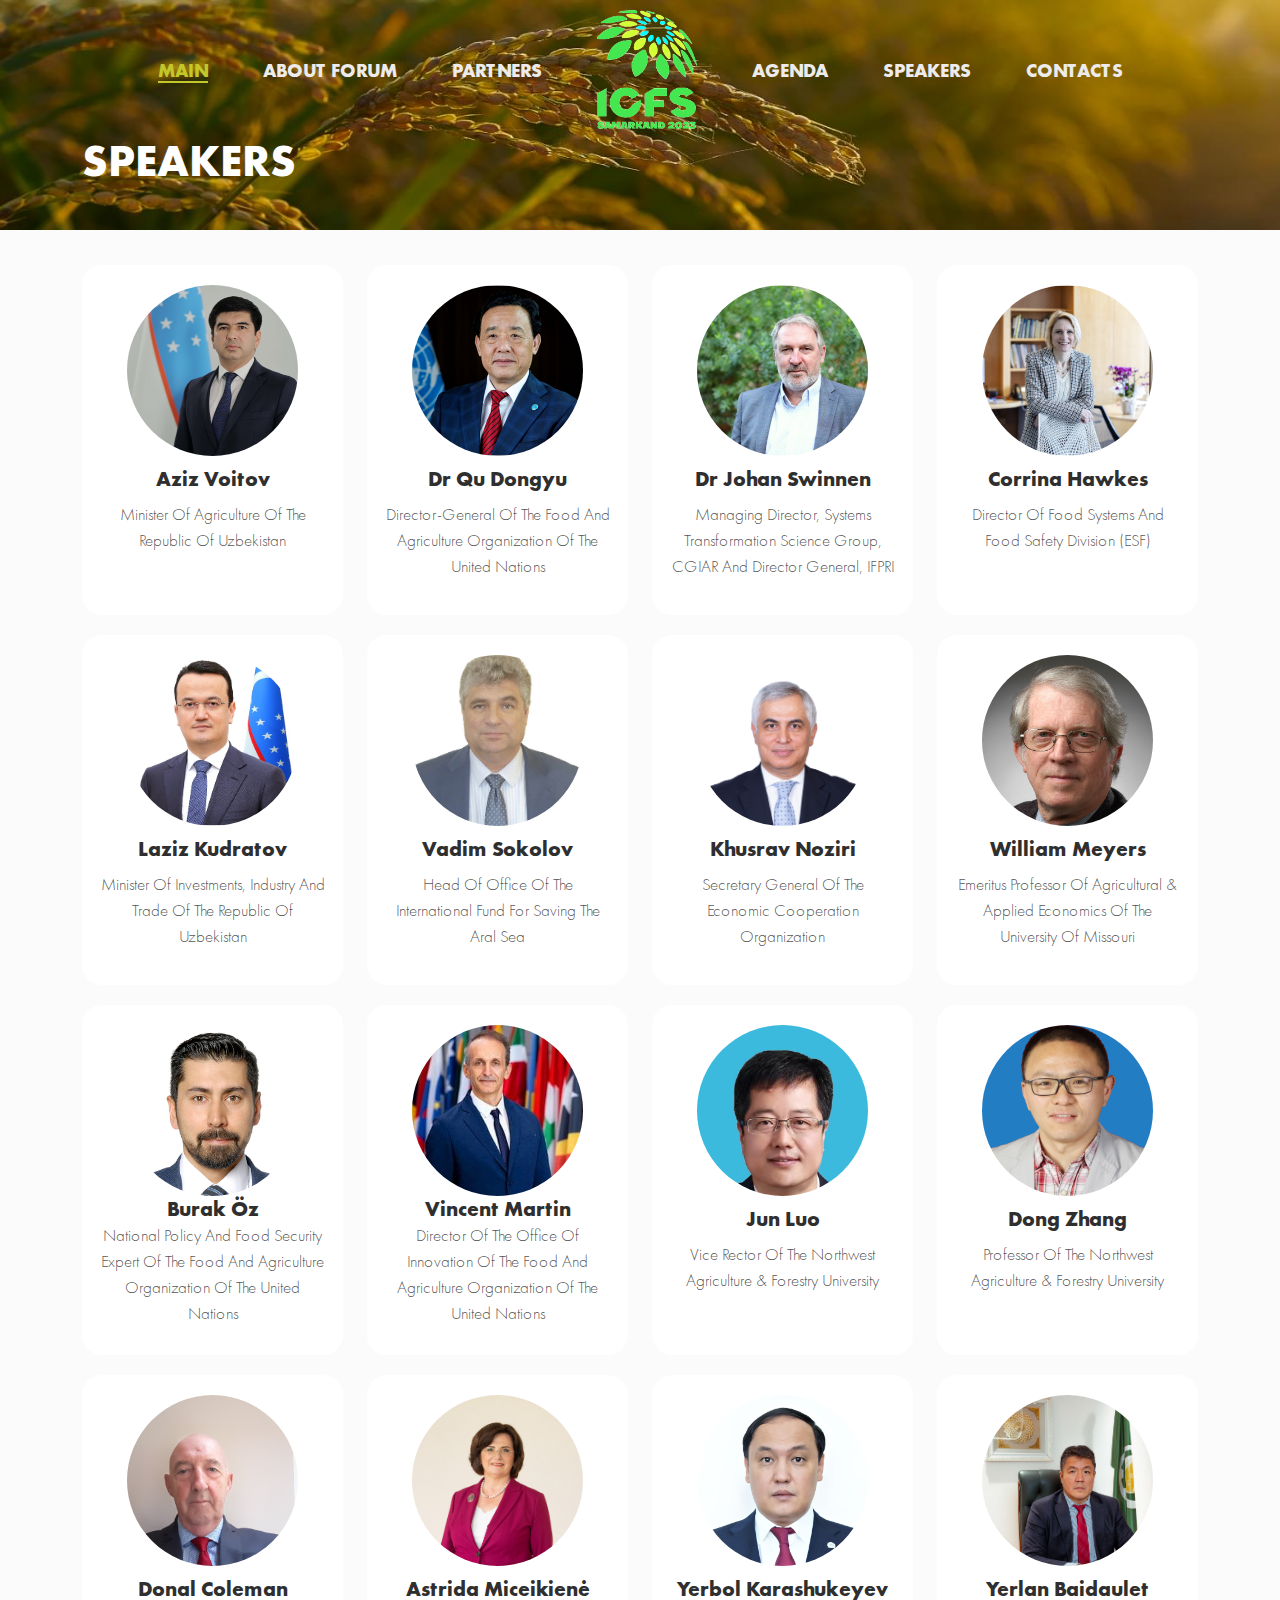
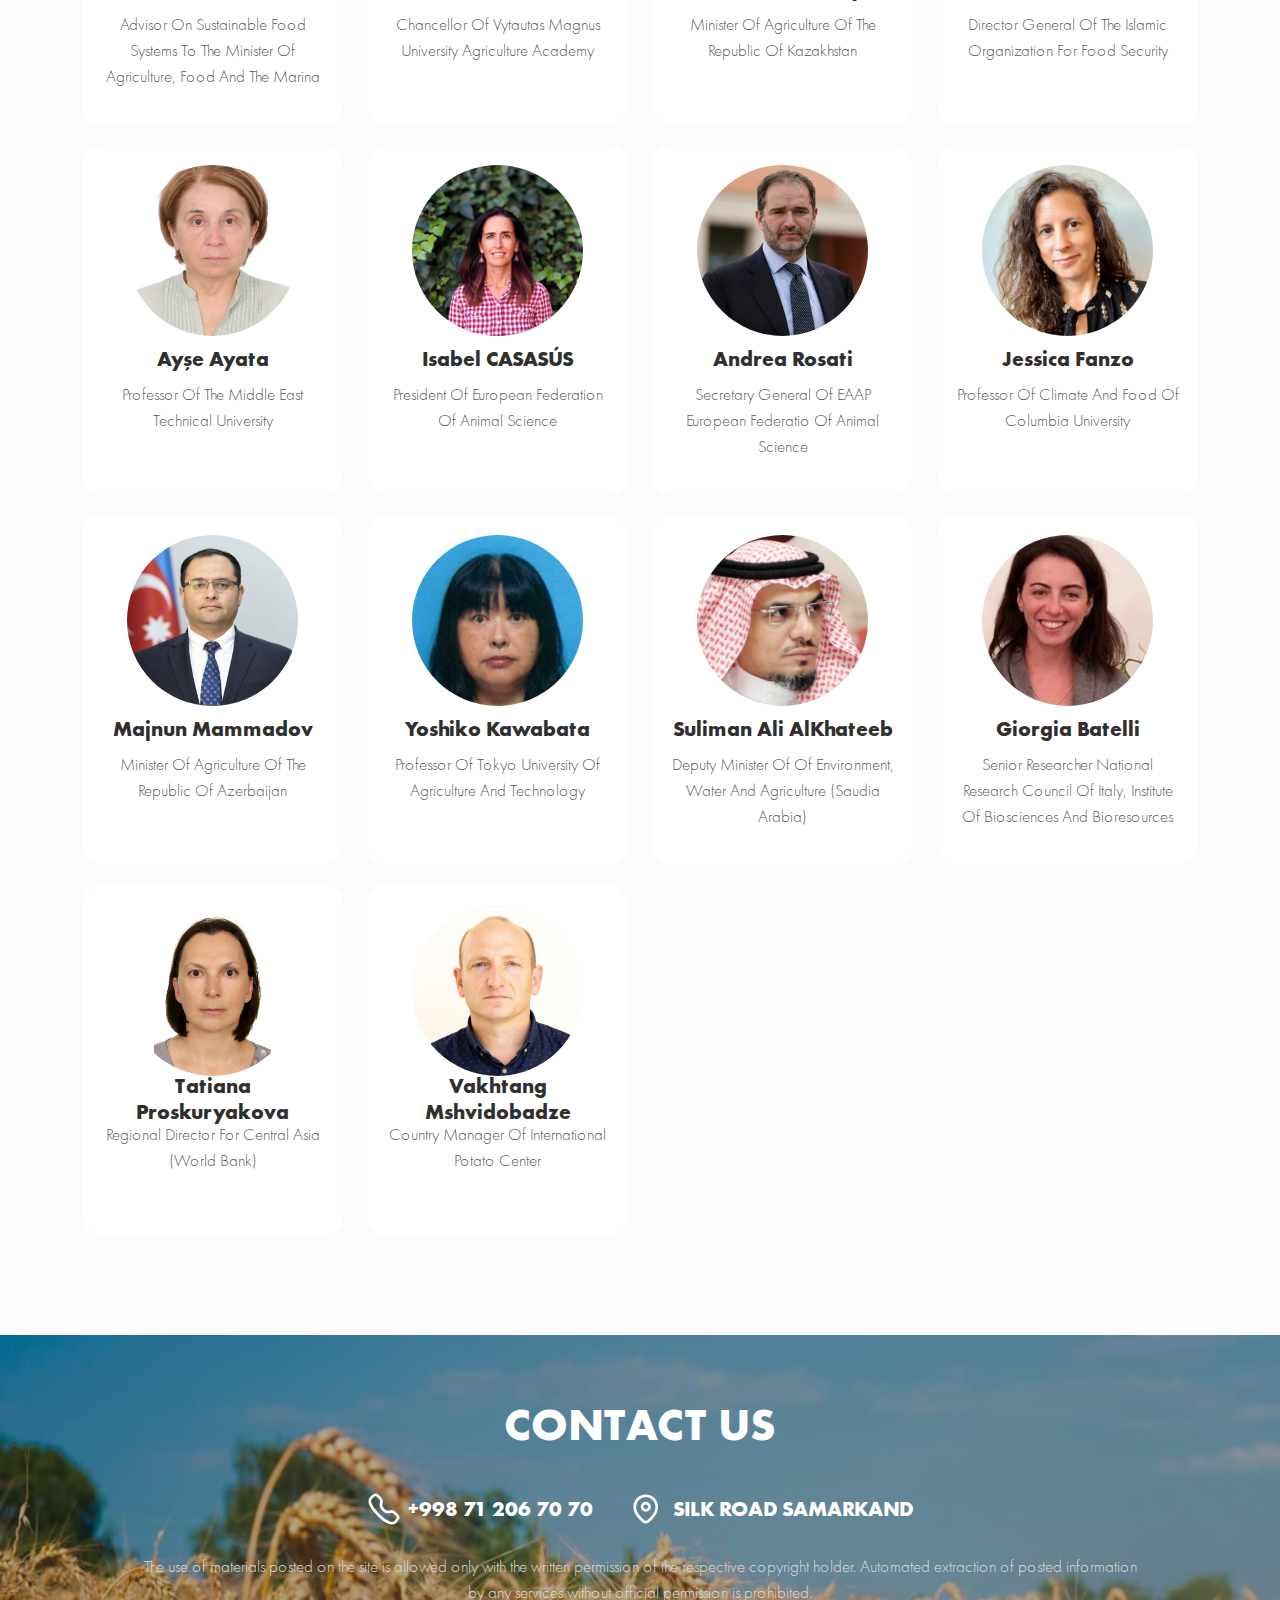
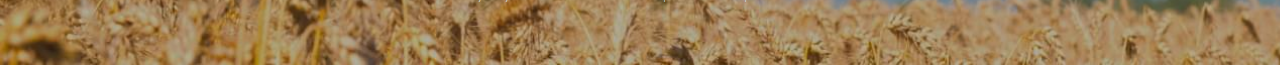
<file: speakers.html>
<!DOCTYPE html>
<html lang="en">

<head>
    <meta charset="UTF-8">
    <meta http-equiv="X-UA-Compatible" content="IE=edge">
    <meta name="viewport" content="width=device-width, initial-scale=1.0">
    <title>ICFS 2023</title>
    <link rel="shortcut icon" href="../images/logo.png" type="image/x-icon" />
    <link rel="stylesheet" href="https://cdnjs.cloudflare.com/ajax/libs/font-awesome/6.4.0/css/all.min.css">
    <link rel="stylesheet" href="https://cdn.korzh.com/metroui/v4/css/metro-all.min.css">
    <link rel="stylesheet" href="css/style.min.css">
</head>

<body>

    <header class="header">
        <div class="container">
            <div class="header__wrapper">

                <nav class="menu">
                    <button class="close"></button>
                    <div class="menu__wrapper">
                        <a class="logo-mobile" href="index.html">
                            <img src="images/logo.png" alt="logo">
                        </a>
                        <ul class="menu__list">
                            <li class="menu__list-item">
                                <a class="menu__list-link active" href="index.html">
                                    MAIN
                                </a>
                            </li>
                            <li class="menu__list-item">
                                <a class="menu__list-link" href="about.html">
                                    ABOUT FORUM
                                </a>
                            </li>
                            <li class="menu__list-item">
                                <a class="menu__list-link" href="partners.html">
                                    PARTNERS
                                </a>
                            </li>
                            <a class="logo" href="index.html">
                                <img src="images/logo.png" alt="logo">
                            </a>
                            <li class="menu__list-item">
                                <a class="menu__list-link" href="agenda.html">
                                    AGENDA
                                </a>
                            </li>
                            <li class="menu__list-item">
                                <a class="menu__list-link" href="speakers.html">
                                    SPEAKERS
                                </a>
                            </li>
                            <li class="menu__list-item">
                                <a class="menu__list-link" href="contacts.html">
                                    CONTACTS
                                </a>
                            </li>
                        </ul>

                    </div>
                </nav>
                <div class="burger__btn">
                    <span></span>
                    <span></span>
                    <span></span>
                </div>
            </div>
        </div>
    </header>

<main class="main">
    <section class="section__header">
        <div class="section__header-wrapper">
            <div class="section__header-img">
                <img src="images/speakers-img.jpg" alt="section speakers header">
            </div>
            <div class="container">
                <h1 class="section__header-title title">
                    speakers
                </h1>
            </div>
        </div>
    </section>

    <section class="speakers">
        <div class="container">
            <div class="row">

                <div class="col-lg-3 img-edit-transform">
                    <div class="speakers__item">
                        <div class="speakers__img">
                            <img src="images/speaker-1.jpg" alt="Aziz Voitov">
                        </div>
                        <h4 class="speakers__name">
                            Aziz Voitov
                        </h4>
                        <p class="speakers__occupation">
                            Minister of Agriculture of the Republic of Uzbekistan
                        </p>
                    </div>
                </div>

                <div class="col-lg-3">
                    <div class="speakers__item">
                        <div class="speakers__img">
                            <img src="images/speaker-2.jpg" alt="Dr Qu Dongyu">
                        </div>
                        <h4 class="speakers__name">
                            Dr Qu Dongyu
                        </h4>
                        <p class="speakers__occupation">
                            Director-General of the Food and Agriculture Organization of the United Nations
                        </p>
                    </div>
                </div>

                <div class="col-lg-3">
                    <div class="speakers__item">
                        <div class="speakers__img">
                            <img src="images/speaker-3.png" alt="Dr Johan Swinnen">
                        </div>
                        <h4 class="speakers__name">
                            Dr Johan Swinnen
                        </h4>
                        <p class="speakers__occupation">
                            Managing Director, Systems Transformation Science Group, CGIAR and Director General, IFPRI
                        </p>
                    </div>
                </div>

                <div class="col-lg-3 img-edit-transform">
                    <div class="speakers__item">
                        <div class="speakers__img">
                            <img src="images/speaker-4.jpg" alt="Máximo Torero">
                        </div>
                        <h4 class="speakers__name">
                            Corrina Hawkes
                        </h4>
                        <p class="speakers__occupation">
                            Director of food systems and food safety division (ESF)
                        </p>
                    </div>
                </div>

                <div class="col-lg-3">
                    <div class="speakers__item">
                        <div class="speakers__img">
                            <img src="images/speaker-5.png" alt="Laziz Kudratov">
                        </div>
                        <h4 class="speakers__name">
                            Laziz Kudratov
                        </h4>
                        <p class="speakers__occupation">
                            Minister of investments, Industry and Trade of the Republic of Uzbekistan
                        </p>
                    </div>
                </div>

                <div class="col-lg-3">
                    <div class="speakers__item">
                        <div class="speakers__img">
                            <img src="images/speaker-6.jpg" alt="Vadim Sokolov">
                        </div>
                        <h4 class="speakers__name">
                            Vadim Sokolov
                        </h4>
                        <p class="speakers__occupation">
                            Head of office of the International Fund for Saving the Aral Sea
                        </p>
                    </div>
                </div>

                <div class="col-lg-3">
                    <div class="speakers__item">
                        <div class="speakers__img">
                            <img src="images/speaker-7.jpg" alt="Khusrav Noziri">
                        </div>
                        <h4 class="speakers__name">
                            Khusrav Noziri
                        </h4>
                        <p class="speakers__occupation">
                            Secretary General of the Economic Cooperation Organization
                        </p>
                    </div>
                </div>

                <div class="col-lg-3">
                    <div class="speakers__item">
                        <div class="speakers__img">
                            <img src="images/speaker-8.jpg" alt="William Meyers">
                        </div>
                        <h4 class="speakers__name">
                            William Meyers
                        </h4>
                        <p class="speakers__occupation">
                            Emeritus Professor of Agricultural & Applied Economics of the University of Missouri
                        </p>
                    </div>
                </div>

                <div class="col-lg-3">
                    <div class="speakers__item">
                        <div class="speakers__img">
                            <img src="images/speaker-9.jpg" alt="Burak	Öz">
                        </div>
                        <h4 class="speakers__name">
                            Burak Öz
                        </h4>
                        <p class="speakers__occupation">
                            National Policy and Food Security Expert of the Food and Agriculture Organization of the
                            United Nations
                        </p>
                    </div>
                </div>

                <div class="col-lg-3">
                    <div class="speakers__item">
                        <div class="speakers__img">
                            <img src="images/speaker-10.jpg" alt="Vincent Martin">
                        </div>
                        <h4 class="speakers__name">
                            Vincent Martin
                        </h4>
                        <p class="speakers__occupation">
                            Director of the Office of Innovation of the Food and Agriculture Organization of the United
                            Nations
                        </p>
                    </div>
                </div>

                <div class="col-lg-3">
                    <div class="speakers__item">
                        <div class="speakers__img">
                            <img src="images/speaker-11.jpg" alt="Jun	Luo">
                        </div>
                        <h4 class="speakers__name">
                            Jun Luo
                        </h4>
                        <p class="speakers__occupation">
                            Vice Rector of the Northwest Agriculture & Forestry University
                        </p>
                    </div>
                </div>

                <div class="col-lg-3">
                    <div class="speakers__item">
                        <div class="speakers__img">
                            <img src="images/speaker-12.jpg" alt="Dong	Zhang">
                        </div>
                        <h4 class="speakers__name">
                            Dong Zhang
                        </h4>
                        <p class="speakers__occupation">
                            Professor of the Northwest Agriculture & Forestry University
                        </p>
                    </div>
                </div>

                <div class="col-lg-3">
                    <div class="speakers__item">
                        <div class="speakers__img">
                            <img src="images/speaker-13.jpg" alt="Donal	Coleman">
                        </div>
                        <h4 class="speakers__name">
                            Donal Coleman
                        </h4>
                        <p class="speakers__occupation">
                            Advisor on Sustainable Food Systems to the Minister of Agriculture, Food and the Marina
                        </p>
                    </div>
                </div>

                <div class="col-lg-3">
                    <div class="speakers__item">
                        <div class="speakers__img">
                            <img src="images/speaker-16.jpg" alt="Astrida Miceikienė">
                        </div>
                        <h4 class="speakers__name">
                            Astrida Miceikienė
                        </h4>
                        <p class="speakers__occupation">
                            Chancellor of Vytautas Magnus University Agriculture Academy
                        </p>
                    </div>
                </div>

                <div class="col-lg-3">
                    <div class="speakers__item">
                        <div class="speakers__img">
                            <img src="images/speaker-14.jpg" alt="Yerbol Karashukeyev">
                        </div>
                        <h4 class="speakers__name">
                            Yerbol Karashukeyev
                        </h4>
                        <p class="speakers__occupation">
                            Minister of Agriculture of the Republic of Kazakhstan
                        </p>
                    </div>
                </div>

                <div class="col-lg-3 img-edit-transform">
                    <div class="speakers__item">
                        <div class="speakers__img">
                            <img src="images/speaker-15.jpeg" alt="Yerlan Baidaulet">
                        </div>
                        <h4 class="speakers__name">
                            Yerlan Baidaulet
                        </h4>
                        <p class="speakers__occupation">
                            Director General of the Islamic Organization for Food Security
                        </p>
                    </div>
                </div>

                <div class="col-lg-3">
                    <div class="speakers__item">
                        <div class="speakers__img">
                            <img src="images/speaker-17.jpg" alt="Ayşe Ayata">
                        </div>
                        <h4 class="speakers__name">
                            Ayşe Ayata
                        </h4>
                        <p class="speakers__occupation">
                            Professor of the Middle East Technical University
                        </p>
                    </div>
                </div>

                <div class="col-lg-3">
                    <div class="speakers__item">
                        <div class="speakers__img">
                            <img src="images/speaker-18.jpg" alt="Isabel CASASÚS">
                        </div>
                        <h4 class="speakers__name">
                            Isabel CASASÚS
                        </h4>
                        <p class="speakers__occupation">
                            President of European Federation of Animal Science
                        </p>
                    </div>
                </div>

                <div class="col-lg-3">
                    <div class="speakers__item">
                        <div class="speakers__img">
                            <img src="images/speaker-19.jpg" alt="Andrea Rosati">
                        </div>
                        <h4 class="speakers__name">
                            Andrea Rosati
                        </h4>
                        <p class="speakers__occupation">
                            Secretary General of EAAP European Federatio of Animal Science
                        </p>
                    </div>
                </div>

                <div class="col-lg-3">
                    <div class="speakers__item">
                        <div class="speakers__img">
                            <img src="images/speaker-20.jpeg" alt="Jessica Fanzo">
                        </div>
                        <h4 class="speakers__name">
                            Jessica Fanzo
                        </h4>
                        <p class="speakers__occupation">
                            Professor of Climate and Food of Columbia University
                        </p>
                    </div>
                </div>

                <div class="col-lg-3">
                    <div class="speakers__item">
                        <div class="speakers__img">
                            <img src="images/speaker-21.jpg" alt="Majnun  Mammadov">
                        </div>
                        <h4 class="speakers__name">
                            Majnun Mammadov
                        </h4>
                        <p class="speakers__occupation">
                            Minister Of Agriculture Of The Republic Of Azerbaijan
                        </p>
                    </div>
                </div>

                <div class="col-lg-3">
                    <div class="speakers__item">
                        <div class="speakers__img">
                            <img src="images/speaker-22.jpg" alt="Yoshiko Kawabata">
                        </div>
                        <h4 class="speakers__name">
                            Yoshiko Kawabata
                        </h4>
                        <p class="speakers__occupation">
                            Professor of Tokyo University of Agriculture and Technology
                        </p>
                    </div>
                </div>

                <div class="col-lg-3">
                    <div class="speakers__item">
                        <div class="speakers__img">
                            <img src="images/speaker-23.jpeg" alt="Suliman Ali AlKhateeb">
                        </div>
                        <h4 class="speakers__name">
                            Suliman Ali AlKhateeb
                        </h4>
                        <p class="speakers__occupation">
                            Deputy minister of of Environment, Water and Agriculture (Saudia Arabia)
                        </p>
                    </div>
                </div>

                <div class="col-lg-3">
                    <div class="speakers__item">
                        <div class="speakers__img">
                            <img src="images/speaker-24.jpeg" alt="Giorgia Batelli">
                        </div>
                        <h4 class="speakers__name">
                            Giorgia Batelli
                        </h4>
                        <p class="speakers__occupation">
                            Senior Researcher National Research Council of Italy, Institute of Biosciences and
                            Bioresources
                        </p>
                    </div>
                </div>

                <div class="col-lg-3">
                    <div class="speakers__item">
                        <div class="speakers__img">
                            <img src="images/speaker-25.jpg" alt="Tatiana  Proskuryakova">
                        </div>
                        <h4 class="speakers__name">
                            Tatiana Proskuryakova
                        </h4>
                        <p class="speakers__occupation">
                            Regional Director for Central Asia (World Bank)
                        </p>
                    </div>
                </div>

                <div class="col-lg-3">
                    <div class="speakers__item">
                        <div class="speakers__img">
                            <img src="images/speaker-26.png" alt="Vakhtang  Mshvidobadze">
                        </div>
                        <h4 class="speakers__name">
                            Vakhtang Mshvidobadze
                        </h4>
                        <p class="speakers__occupation">
                            Country Manager of International Potato Center
                        </p>
                    </div>
                </div>
            </div>
        </div>
    </section>
</main>

<footer class="footer">

    <div class="container">

        <div class="footer__wrapper">

            <h1 class="footer__title title">

                CONTACT US

            </h1>

            <div class="footer__contact">

                <a class="footer__contact-link" href="tel:998712067070">+998 71 206 70 70</a>

                <a class="footer__contact-link location" href="#">SILK ROAD SAMARKAND</a>

            </div>

            <p class="footer__text">

                The use of materials posted on the site is allowed only with the written permission of the respective

                copyright holder.

                Automated extraction of posted information by any services without official permission is prohibited.

            </p>

        </div>

</footer>



<script src="https://ajax.googleapis.com/ajax/libs/jquery/3.7.0/jquery.min.js"></script>

<script src="https://cdn.korzh.com/metroui/v4/js/metro.min.js"></script>

<script src="js/main.min.js"></script>

</body>



</html>
</file>
